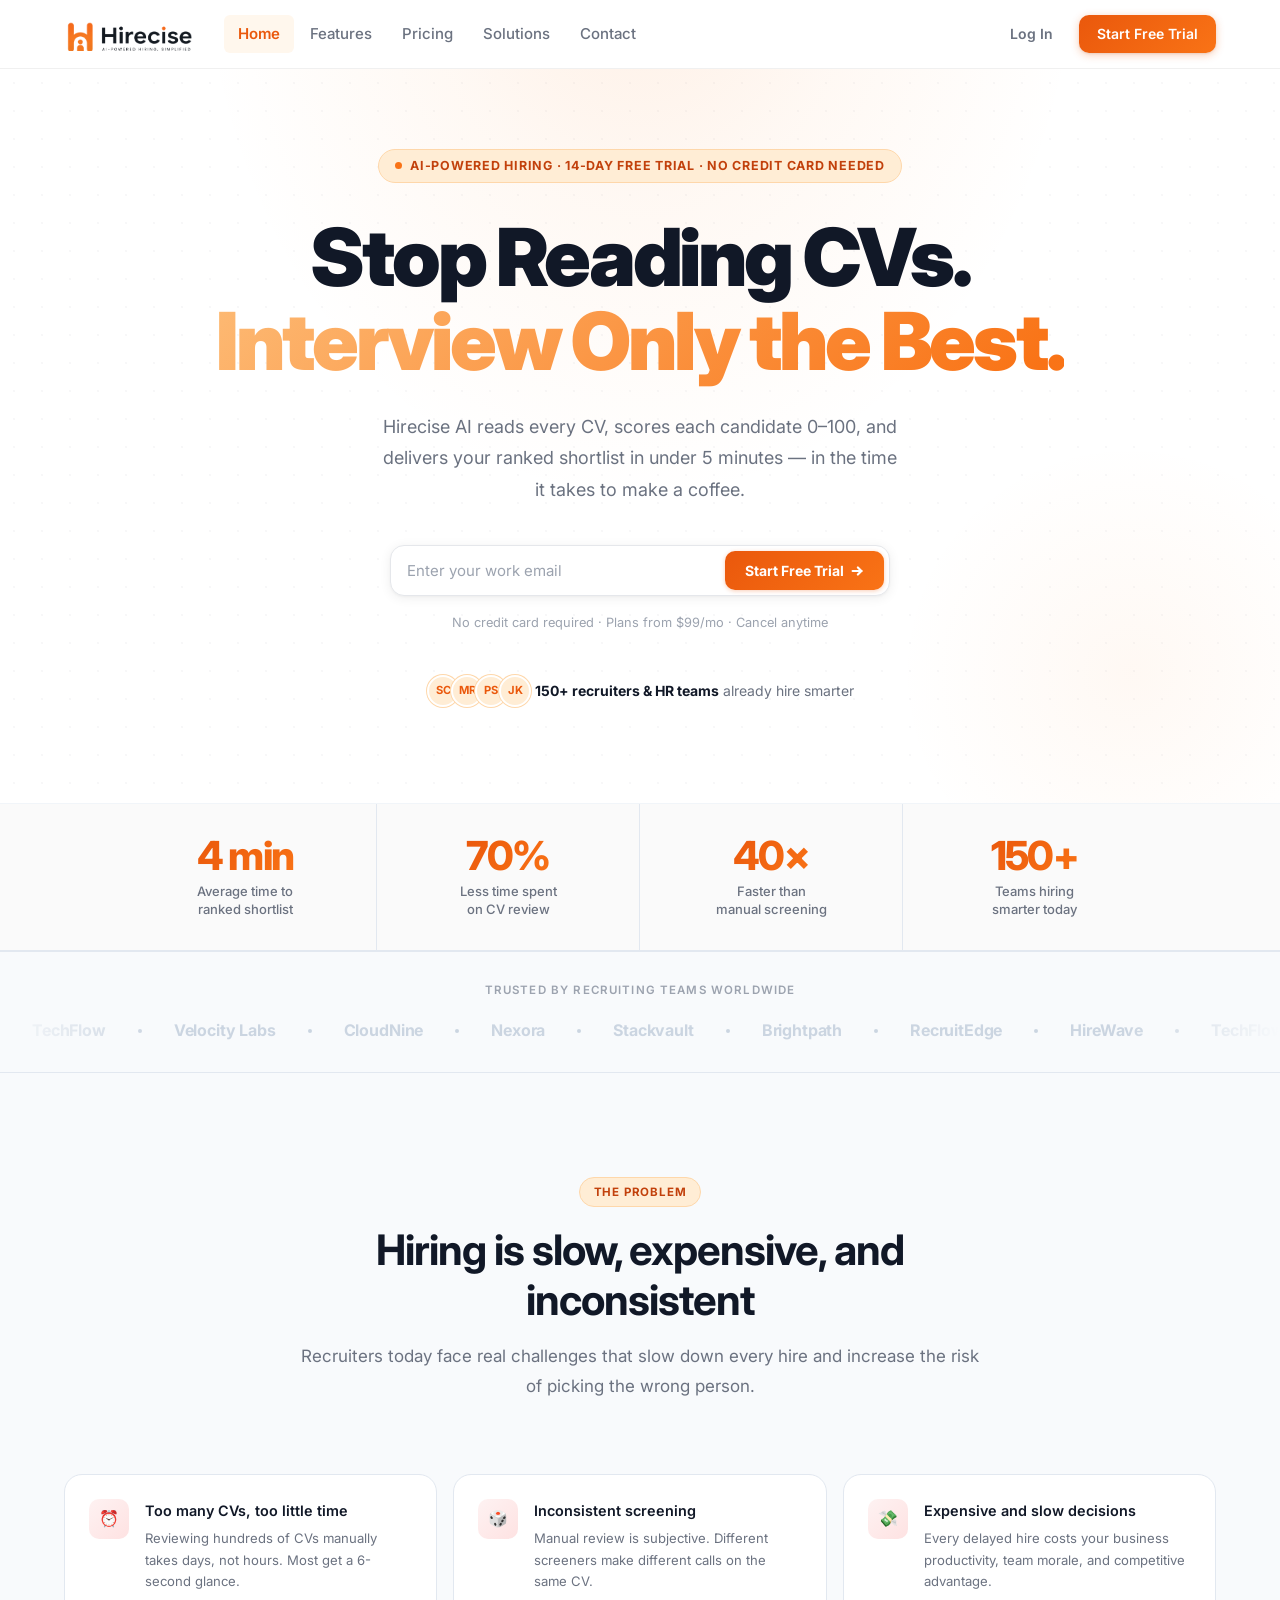
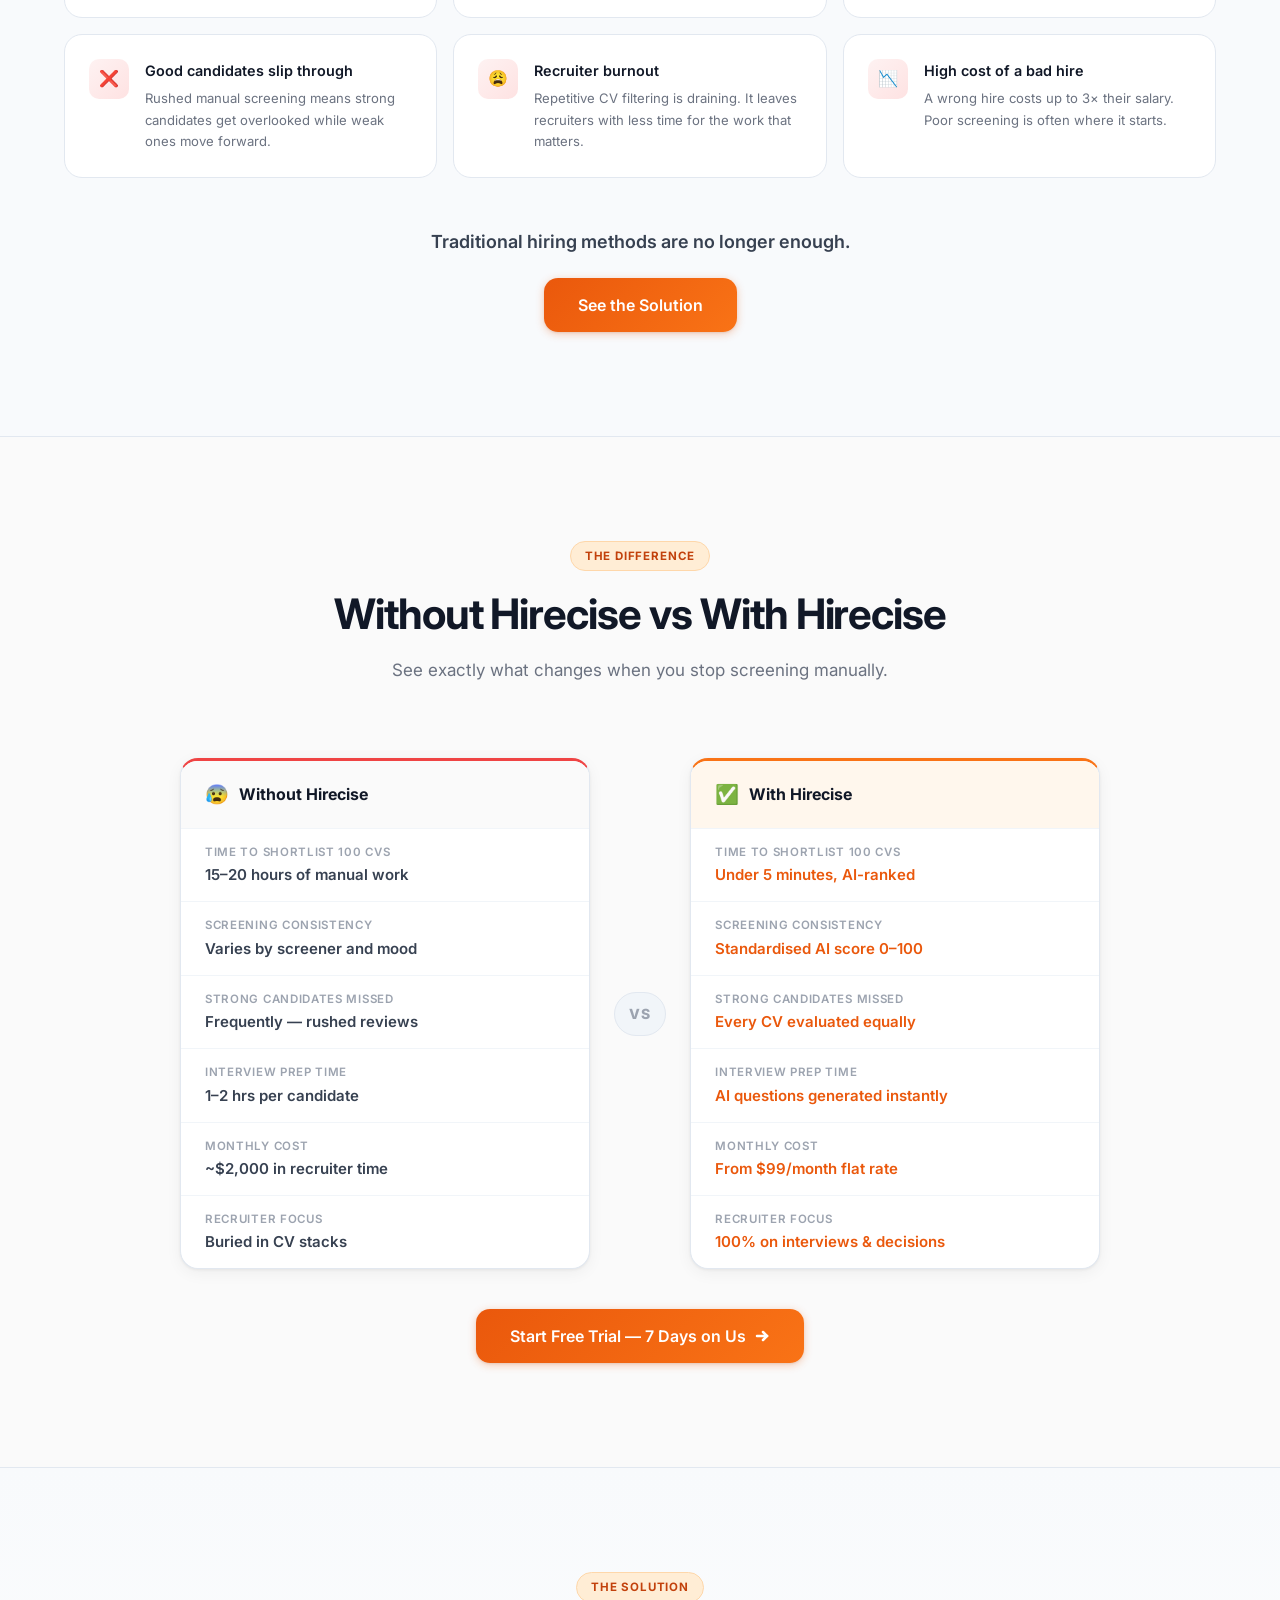
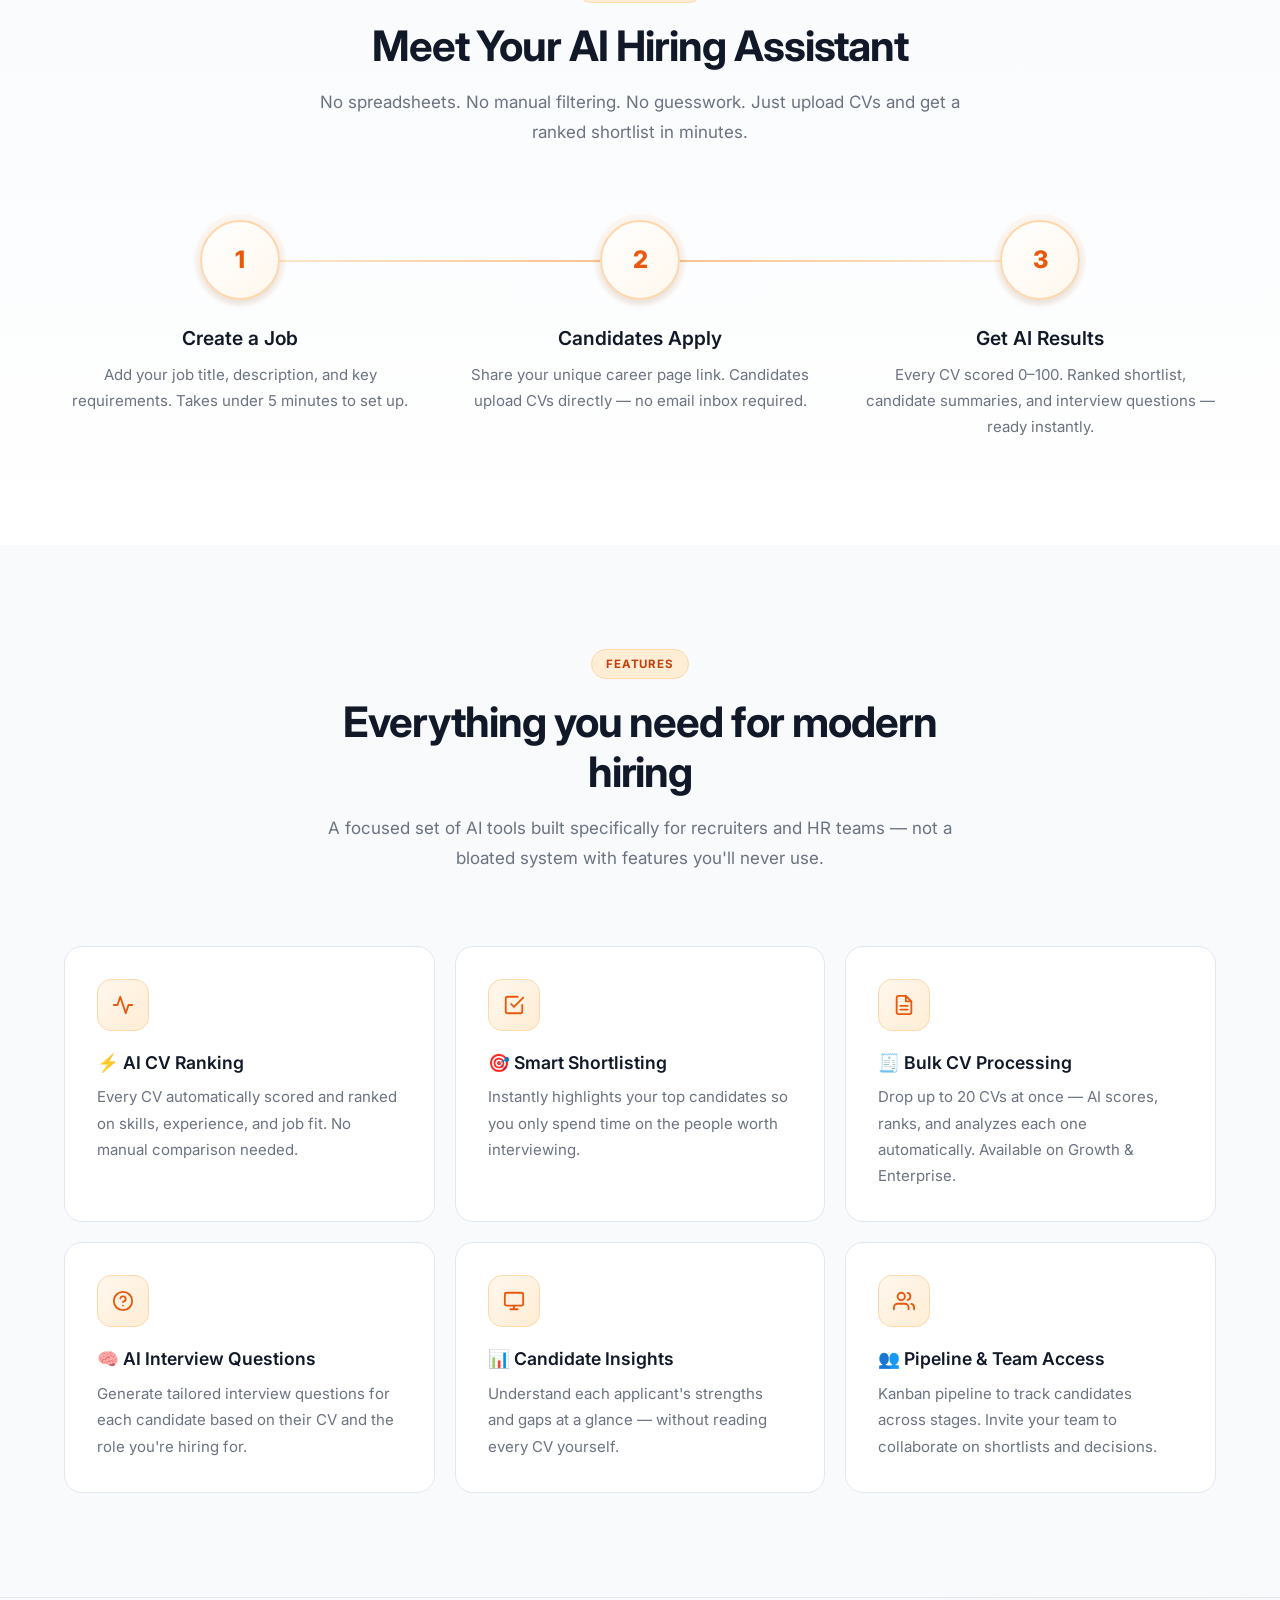
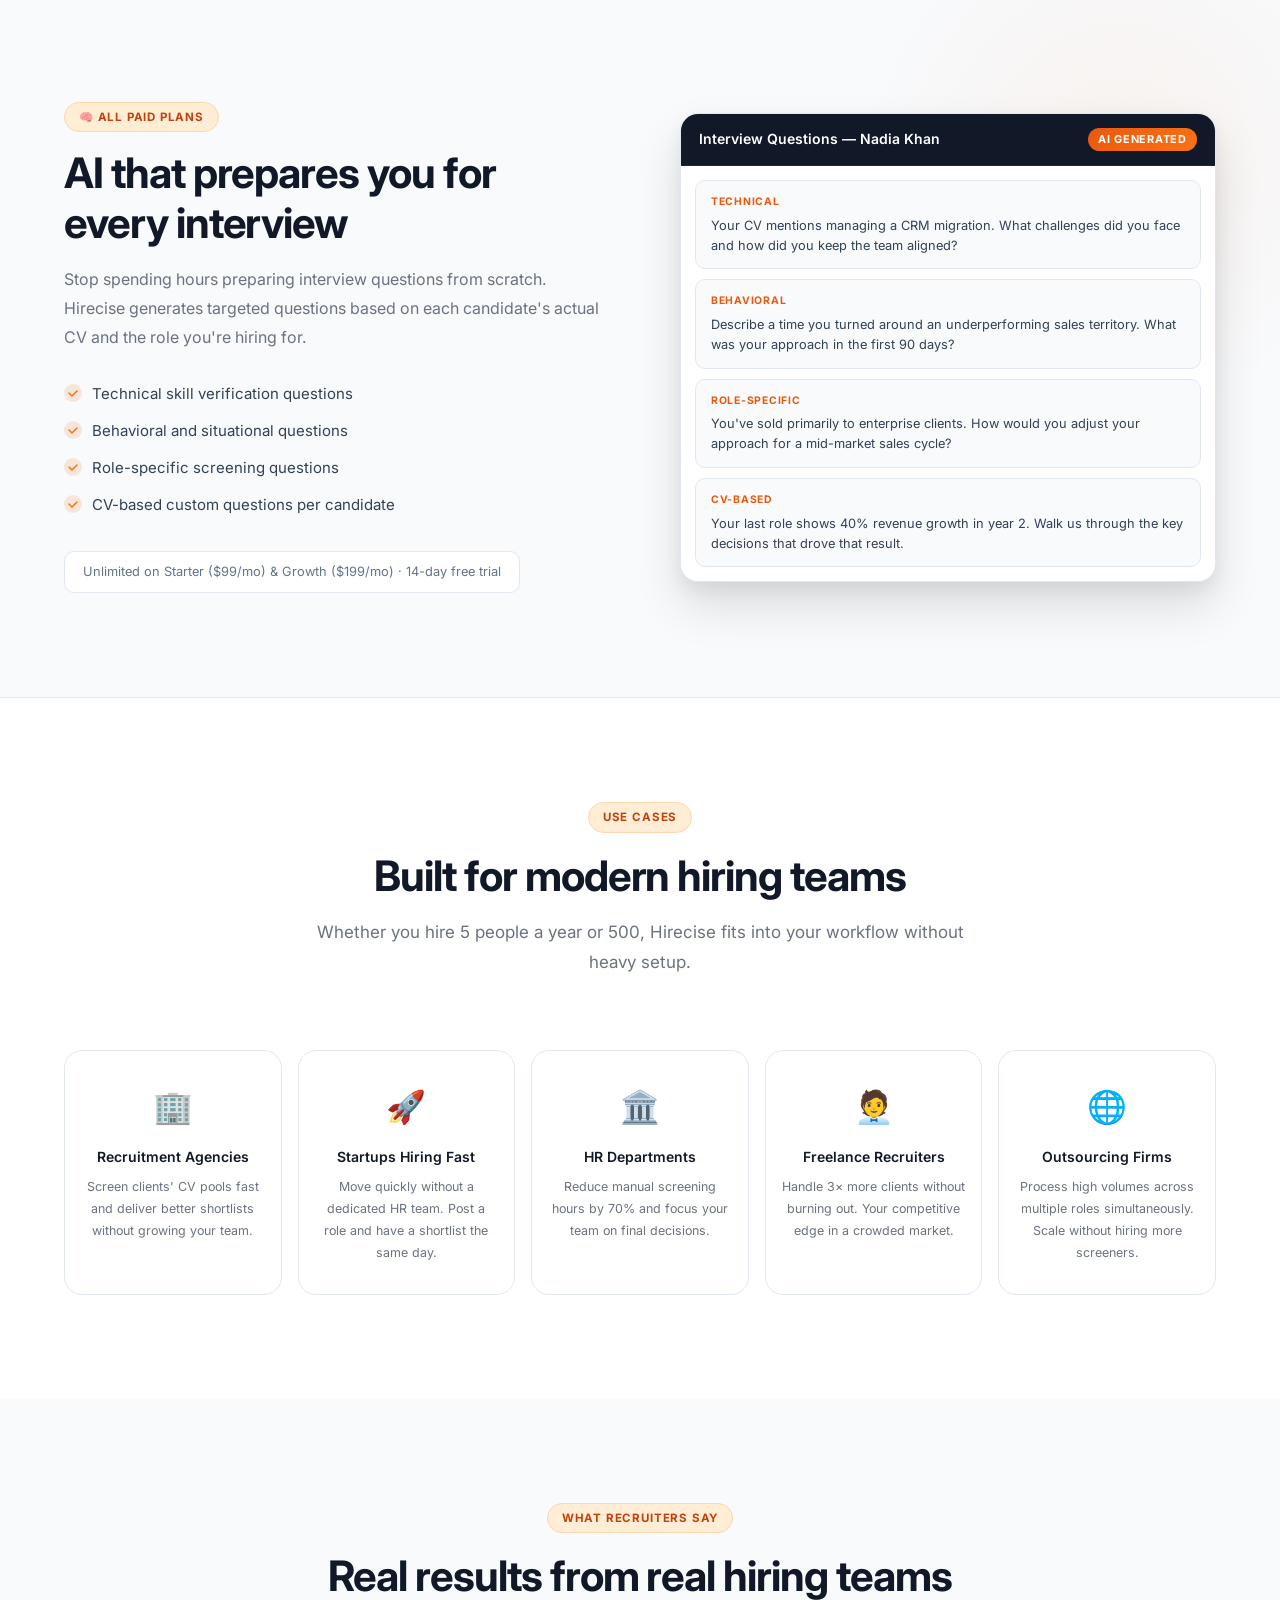
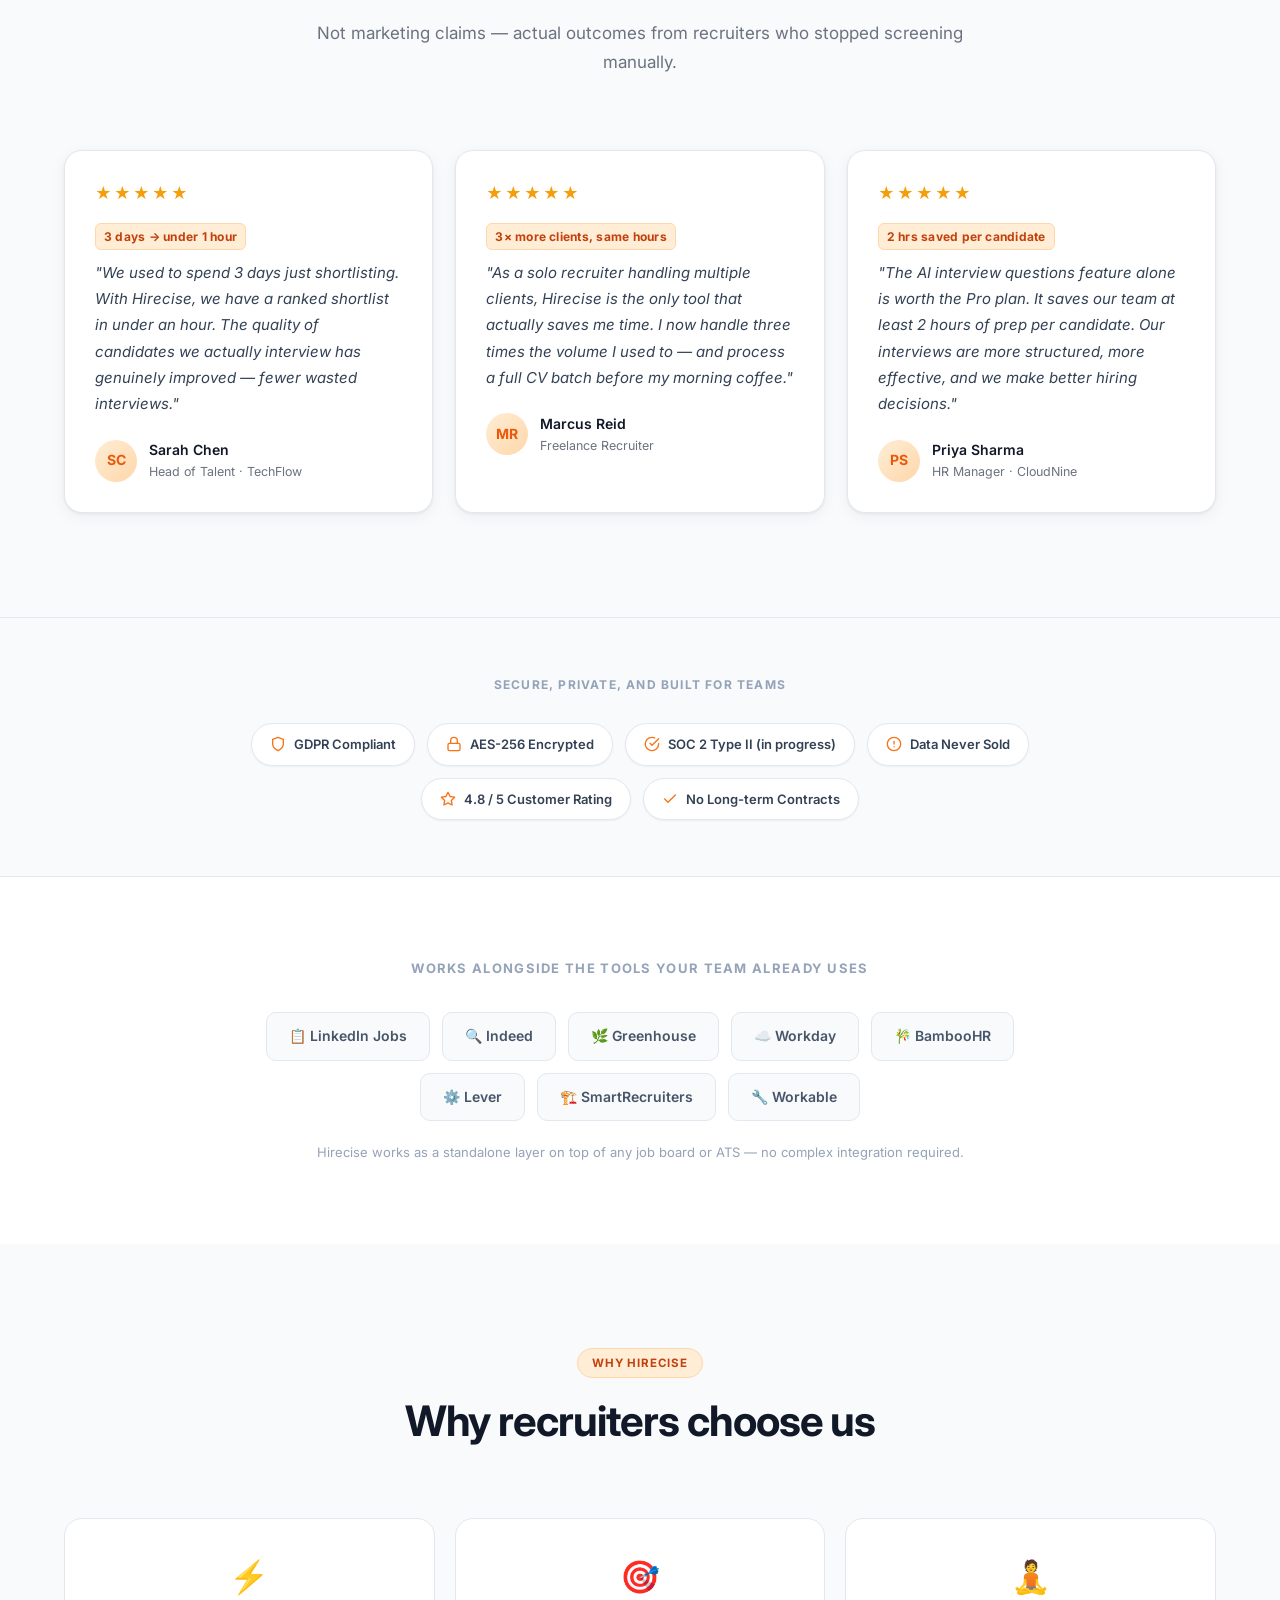
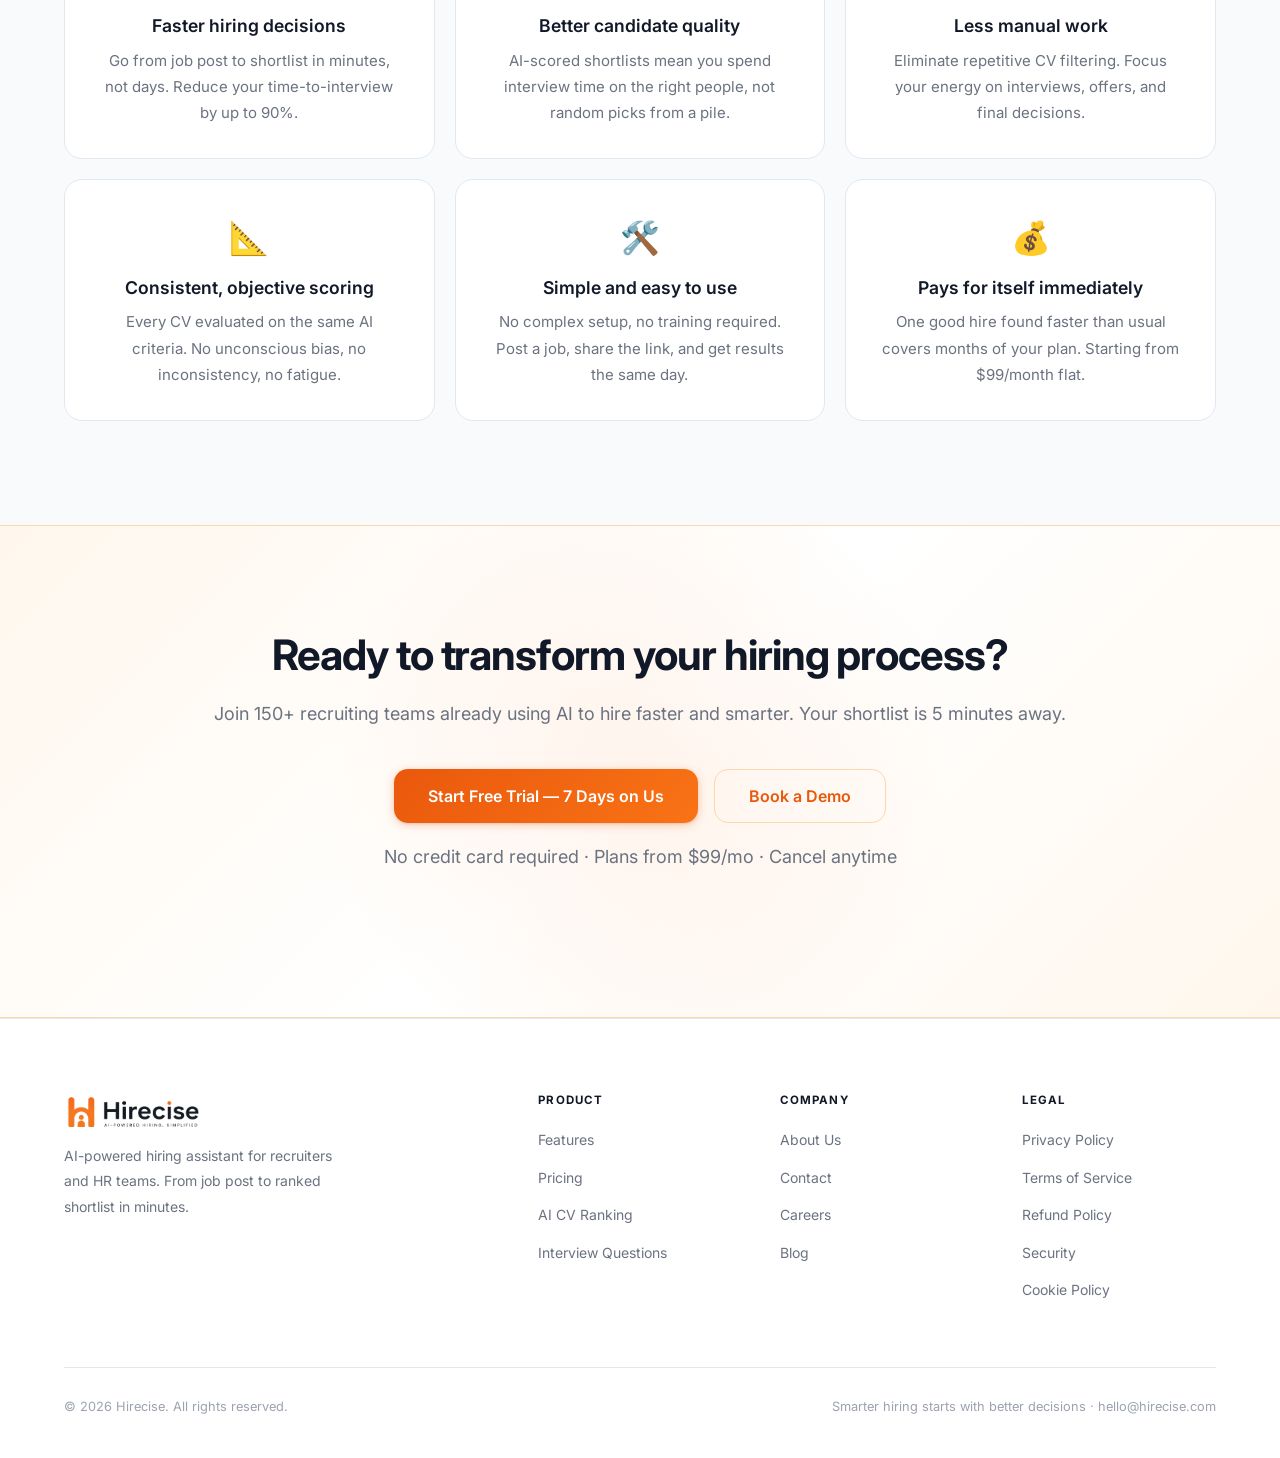
<file: index.html>
﻿<!DOCTYPE html>
<html lang="en">
<head>
  <meta charset="UTF-8">
  <meta name="viewport" content="width=device-width, initial-scale=1.0">
  <title>Hirecise — AI Hiring Assistant. From Job Post to Shortlist in Minutes.</title>
  <meta name="description" content="Hirecise AI instantly ranks, scores, and shortlists your best candidates. Go from job post to interview-ready shortlist in under 5 minutes. 14-day free trial.">
  <meta name="keywords" content="AI hiring assistant, AI CV screening, resume ranking software, candidate shortlisting, AI recruitment tool">
  <link rel="canonical" href="https://hirecise.com/">
  <meta property="og:type"        content="website">
  <meta property="og:url"         content="https://hirecise.com/">
  <meta property="og:title"       content="Hirecise — Job Post to Ranked Shortlist in Under 5 Minutes">
  <meta property="og:description" content="AI-powered CV ranking and shortlisting for recruiters and HR teams. 14-day free trial — no credit card needed.">
  <meta property="og:site_name"   content="Hirecise">
  <meta name="twitter:card"        content="summary_large_image">
  <meta name="twitter:title"       content="Hirecise — AI Hiring Assistant">
  <meta name="twitter:description" content="Stop wasting hours on CVs. AI ranks and shortlists candidates in minutes.">
  <script type="application/ld+json">
  {
    "@context":"https://schema.org",
    "@type":"SoftwareApplication",
    "name":"Hirecise",
    "url":"https://hirecise.com",
    "description":"AI-powered hiring assistant that screens, ranks, and shortlists candidates in minutes.",
    "applicationCategory":"BusinessApplication",
    "operatingSystem":"Web",
    "offers":[
      {"@type":"Offer","price":"99","priceCurrency":"USD","name":"Starter"},
      {"@type":"Offer","price":"199","priceCurrency":"USD","name":"Growth"}
    ]
  }
  </script>
  <link rel="preconnect" href="https://fonts.googleapis.com">
  <link rel="preconnect" href="https://fonts.gstatic.com" crossorigin>
  <link href="https://fonts.googleapis.com/css2?family=Inter:wght@400;500;600;700;800;900&display=swap" rel="stylesheet">
  <link rel="stylesheet" href="css/styles.css">
  <style>
    /* Stats bar responsive */
    @media (max-width: 700px) {
      .stats-bar-inner { grid-template-columns: repeat(2, 1fr); }
      .stat-item { border-right: 1px solid var(--slate-200); border-bottom: 1px solid var(--slate-200); }
      .stat-item:nth-child(2n) { border-right: none; }
      .stat-item:nth-last-child(-n+2) { border-bottom: none; }
      .stat-value { font-size: 2rem; }
    }
  </style>
  <link rel="icon" type="image/png" href="assets/favicon.png">
  <link rel="apple-touch-icon" href="assets/favicon.png">
</head>
<body>

<!-- ═══ NAVIGATION ═══════════════════════════════════ -->
<header>
  <nav class="nav" role="navigation" aria-label="Main navigation">
    <div class="container">
      <div class="nav-inner">
        <a href="index.html" class="nav-logo" aria-label="Hirecise home">
          <img src="assets/logo.png" alt="Hirecise" class="logo-img">
        </a>
        <div class="nav-links" aria-label="Site links">
          <a href="index.html" class="active">Home</a>
          <a href="features.html">Features</a>
          <a href="pricing.html">Pricing</a>
          <a href="solutions.html">Solutions</a>
          <a href="contact.html">Contact</a>
        </div>
        <div class="nav-actions">
          <a href="https://app.hirecise.com/login" class="btn btn-ghost btn-sm">Log In</a>
          <a href="https://app.hirecise.com/register" class="btn btn-primary btn-sm">Start Free Trial</a>
        </div>
        <button class="nav-toggle" aria-label="Toggle navigation" aria-expanded="false">
          <svg class="icon-open" width="22" height="22" viewBox="0 0 24 24" fill="none" stroke="currentColor" stroke-width="2" stroke-linecap="round"><line x1="3" y1="6" x2="21" y2="6"/><line x1="3" y1="12" x2="21" y2="12"/><line x1="3" y1="18" x2="21" y2="18"/></svg>
          <svg class="icon-close" width="22" height="22" viewBox="0 0 24 24" fill="none" stroke="currentColor" stroke-width="2" stroke-linecap="round"><line x1="18" y1="6" x2="6" y2="18"/><line x1="6" y1="6" x2="18" y2="18"/></svg>
        </button>
      </div>
      <div class="nav-mobile">
        <a href="index.html" class="active">Home</a>
        <a href="features.html">Features</a>
        <a href="pricing.html">Pricing</a>
        <a href="solutions.html">Solutions</a>
        <a href="contact.html">Contact</a>
        <div class="nav-mobile-actions">
          <a href="https://app.hirecise.com/login" class="btn btn-outline">Log In</a>
          <a href="https://app.hirecise.com/register" class="btn btn-primary">Start Free Trial</a>
        </div>
      </div>
    </div>
  </nav>
</header>

<!-- ═══ HERO ══════════════════════════════════════════ -->
<section class="hero" aria-labelledby="hero-heading">
  <div class="hero-noise" aria-hidden="true"></div>
  <div class="hero-orb" aria-hidden="true"></div>
  <div class="container">
    <div class="hero-inner">

      <div class="hero-label">
        <span class="hero-pulse" aria-hidden="true"></span>
        AI-Powered Hiring · 14-day free trial · No credit card needed
      </div>

      <h1 id="hero-heading" class="hero-title">
        Stop Reading CVs.<br class="desktop-br">
        <span class="o">Interview Only the Best.</span>
      </h1>

      <p class="hero-desc">
        Hirecise AI reads every CV, scores each candidate 0–100, and delivers your ranked shortlist in under 5 minutes — in the time it takes to make a coffee.
      </p>

      <form class="hero-form" action="https://app.hirecise.com/register" method="get" aria-label="Start your free trial">
        <input
          type="email"
          class="hero-email"
          name="email"
          placeholder="Enter your work email"
          autocomplete="email"
          aria-label="Work email address"
        >
        <button type="submit" class="hero-submit">
          Start Free Trial
          <svg width="14" height="14" viewBox="0 0 16 16" fill="none" stroke="currentColor" stroke-width="2.5" stroke-linecap="round"><line x1="3" y1="8" x2="13" y2="8"/><polyline points="9 4 13 8 9 12"/></svg>
        </button>
      </form>

      <p class="hero-note">No credit card required · Plans from $99/mo · Cancel anytime</p>

      <div class="hero-proof" aria-label="Social proof">
        <div class="hero-avatars" aria-hidden="true">
          <span>SC</span><span>MR</span><span>PS</span><span>JK</span>
        </div>
        <p><strong>150+ recruiters &amp; HR teams</strong> already hire smarter</p>
      </div>

    </div>
  </div>
</section>

<!-- ═══ STATS BAR ══════════════════════════════════════ -->
<div class="stats-bar" aria-label="Key stats">
  <div class="stats-bar-inner">
    <div class="stat-item">
      <div class="stat-value" data-count="4" data-suffix=" min">4 min</div>
      <div class="stat-label">Average time to<br>ranked shortlist</div>
    </div>
    <div class="stat-item">
      <div class="stat-value" data-count="70" data-suffix="%">70%</div>
      <div class="stat-label">Less time spent<br>on CV review</div>
    </div>
    <div class="stat-item">
      <div class="stat-value" data-count="40" data-suffix="×">40×</div>
      <div class="stat-label">Faster than<br>manual screening</div>
    </div>
    <div class="stat-item">
      <div class="stat-value" data-count="150" data-suffix="+">150+</div>
      <div class="stat-label">Teams hiring<br>smarter today</div>
    </div>
  </div>
</div>

<!-- ═══ TRUST BAR — MARQUEE ════════════════════════════ -->
<div class="trust-bar" aria-label="Trusted by companies">
  <p class="trust-bar-label">Trusted by recruiting teams worldwide</p>
  <div class="trust-bar-track">
    <div class="trust-bar-marquee" aria-hidden="true">
      <span>TechFlow</span><span class="trust-dot"></span>
      <span>Velocity Labs</span><span class="trust-dot"></span>
      <span>CloudNine</span><span class="trust-dot"></span>
      <span>Nexora</span><span class="trust-dot"></span>
      <span>Stackvault</span><span class="trust-dot"></span>
      <span>Brightpath</span><span class="trust-dot"></span>
      <span>RecruitEdge</span><span class="trust-dot"></span>
      <span>HireWave</span><span class="trust-dot"></span>
      <span>TechFlow</span><span class="trust-dot"></span>
      <span>Velocity Labs</span><span class="trust-dot"></span>
      <span>CloudNine</span><span class="trust-dot"></span>
      <span>Nexora</span><span class="trust-dot"></span>
      <span>Stackvault</span><span class="trust-dot"></span>
      <span>Brightpath</span><span class="trust-dot"></span>
      <span>RecruitEdge</span><span class="trust-dot"></span>
      <span>HireWave</span><span class="trust-dot"></span>
    </div>
  </div>
</div>

<!-- ═══ PROBLEM SECTION ════════════════════════════════ -->
<section class="section" style="background:var(--slate-50);" aria-labelledby="problem-heading">
  <div class="container">
    <div class="section-header">
      <span class="badge badge-brand">The Problem</span>
      <h2 id="problem-heading">Hiring is slow, expensive, and inconsistent</h2>
      <p>Recruiters today face real challenges that slow down every hire and increase the risk of picking the wrong person.</p>
    </div>
    <div class="problem-grid fade-up" role="list">
      <div class="problem-card">
        <div class="problem-icon">⏰</div>
        <div>
          <h4>Too many CVs, too little time</h4>
          <p>Reviewing hundreds of CVs manually takes days, not hours. Most get a 6-second glance.</p>
        </div>
      </div>
      <div class="problem-card">
        <div class="problem-icon">🎲</div>
        <div>
          <h4>Inconsistent screening</h4>
          <p>Manual review is subjective. Different screeners make different calls on the same CV.</p>
        </div>
      </div>
      <div class="problem-card">
        <div class="problem-icon">💸</div>
        <div>
          <h4>Expensive and slow decisions</h4>
          <p>Every delayed hire costs your business productivity, team morale, and competitive advantage.</p>
        </div>
      </div>
      <div class="problem-card">
        <div class="problem-icon">❌</div>
        <div>
          <h4>Good candidates slip through</h4>
          <p>Rushed manual screening means strong candidates get overlooked while weak ones move forward.</p>
        </div>
      </div>
      <div class="problem-card">
        <div class="problem-icon">😩</div>
        <div>
          <h4>Recruiter burnout</h4>
          <p>Repetitive CV filtering is draining. It leaves recruiters with less time for the work that matters.</p>
        </div>
      </div>
      <div class="problem-card">
        <div class="problem-icon">📉</div>
        <div>
          <h4>High cost of a bad hire</h4>
          <p>A wrong hire costs up to 3× their salary. Poor screening is often where it starts.</p>
        </div>
      </div>
    </div>
    <div style="text-align:center;margin-top:48px;">
      <p style="font-size:1.125rem;font-weight:600;color:#374151;margin-bottom:20px;">Traditional hiring methods are no longer enough.</p>
      <a href="#solution" class="btn btn-primary btn-lg">See the Solution</a>
    </div>
  </div>
</section>

<!-- ═══ BEFORE / AFTER — PREMIUM WHITE CARDS ═══════════ -->
<section class="compare-section" aria-labelledby="ba-heading">
  <div class="container">
    <div class="section-header">
      <span class="badge badge-brand">The Difference</span>
      <h2 id="ba-heading">Without Hirecise vs With Hirecise</h2>
      <p>See exactly what changes when you stop screening manually.</p>
    </div>
    <div class="compare-grid">

      <div class="compare-card bad">
        <div class="compare-card-header">
          <span style="font-size:1.2rem;">😰</span> Without Hirecise
        </div>
        <div class="compare-row">
          <div class="compare-row-label">Time to shortlist 100 CVs</div>
          <div class="compare-row-val">15–20 hours of manual work</div>
        </div>
        <div class="compare-row">
          <div class="compare-row-label">Screening consistency</div>
          <div class="compare-row-val">Varies by screener and mood</div>
        </div>
        <div class="compare-row">
          <div class="compare-row-label">Strong candidates missed</div>
          <div class="compare-row-val">Frequently — rushed reviews</div>
        </div>
        <div class="compare-row">
          <div class="compare-row-label">Interview prep time</div>
          <div class="compare-row-val">1–2 hrs per candidate</div>
        </div>
        <div class="compare-row">
          <div class="compare-row-label">Monthly cost</div>
          <div class="compare-row-val">~$2,000 in recruiter time</div>
        </div>
        <div class="compare-row">
          <div class="compare-row-label">Recruiter focus</div>
          <div class="compare-row-val">Buried in CV stacks</div>
        </div>
      </div>

      <div class="compare-vs" aria-hidden="true">VS</div>

      <div class="compare-card good">
        <div class="compare-card-header">
          <span style="font-size:1.2rem;">✅</span> With Hirecise
        </div>
        <div class="compare-row">
          <div class="compare-row-label">Time to shortlist 100 CVs</div>
          <div class="compare-row-val">Under 5 minutes, AI-ranked</div>
        </div>
        <div class="compare-row">
          <div class="compare-row-label">Screening consistency</div>
          <div class="compare-row-val">Standardised AI score 0–100</div>
        </div>
        <div class="compare-row">
          <div class="compare-row-label">Strong candidates missed</div>
          <div class="compare-row-val">Every CV evaluated equally</div>
        </div>
        <div class="compare-row">
          <div class="compare-row-label">Interview prep time</div>
          <div class="compare-row-val">AI questions generated instantly</div>
        </div>
        <div class="compare-row">
          <div class="compare-row-label">Monthly cost</div>
          <div class="compare-row-val">From $99/month flat rate</div>
        </div>
        <div class="compare-row">
          <div class="compare-row-label">Recruiter focus</div>
          <div class="compare-row-val">100% on interviews &amp; decisions</div>
        </div>
      </div>

    </div>
    <div style="text-align:center;margin-top:40px;">
      <a href="https://app.hirecise.com/register" class="btn btn-primary btn-lg">
        Start Free Trial — 7 Days on Us
        <svg width="16" height="16" viewBox="0 0 16 16" fill="none" stroke="currentColor" stroke-width="2.5" stroke-linecap="round"><line x1="3" y1="8" x2="13" y2="8"/><polyline points="9 4 13 8 9 12"/></svg>
      </a>
    </div>
  </div>
</section>

<!-- ═══ SOLUTION / HOW IT WORKS ════════════════════════ -->
<section class="section how" id="solution" aria-labelledby="solution-heading">
  <div class="container">
    <div class="section-header">
      <span class="badge badge-brand">The Solution</span>
      <h2 id="solution-heading">Meet Your AI Hiring Assistant</h2>
      <p>No spreadsheets. No manual filtering. No guesswork. Just upload CVs and get a ranked shortlist in minutes.</p>
    </div>
    <div class="steps-grid fade-up" role="list">
      <div class="step">
        <div class="step-num" aria-hidden="true">1</div>
        <h3>Create a Job</h3>
        <p>Add your job title, description, and key requirements. Takes under 5 minutes to set up.</p>
      </div>
      <div class="step">
        <div class="step-num" aria-hidden="true">2</div>
        <h3>Candidates Apply</h3>
        <p>Share your unique career page link. Candidates upload CVs directly — no email inbox required.</p>
      </div>
      <div class="step">
        <div class="step-num" aria-hidden="true">3</div>
        <h3>Get AI Results</h3>
        <p>Every CV scored 0–100. Ranked shortlist, candidate summaries, and interview questions — ready instantly.</p>
      </div>
    </div>
  </div>
</section>

<!-- ═══ FEATURES ═══════════════════════════════════════ -->
<section class="section" style="background:var(--slate-50);" aria-labelledby="features-heading">
  <div class="container">
    <div class="section-header">
      <span class="badge badge-brand">Features</span>
      <h2 id="features-heading">Everything you need for modern hiring</h2>
      <p>A focused set of AI tools built specifically for recruiters and HR teams — not a bloated system with features you'll never use.</p>
    </div>
    <div class="highlights-grid fade-up">
      <article class="highlight-card">
        <div class="highlight-icon" aria-hidden="true">
          <svg width="22" height="22" viewBox="0 0 24 24" fill="none" stroke="currentColor" stroke-width="2" stroke-linecap="round" stroke-linejoin="round"><polyline points="22 12 18 12 15 21 9 3 6 12 2 12"/></svg>
        </div>
        <h3>⚡ AI CV Ranking</h3>
        <p>Every CV automatically scored and ranked on skills, experience, and job fit. No manual comparison needed.</p>
      </article>
      <article class="highlight-card">
        <div class="highlight-icon" aria-hidden="true">
          <svg width="22" height="22" viewBox="0 0 24 24" fill="none" stroke="currentColor" stroke-width="2" stroke-linecap="round" stroke-linejoin="round"><path d="M9 11l3 3L22 4"/><path d="M21 12v7a2 2 0 01-2 2H5a2 2 0 01-2-2V5a2 2 0 012-2h11"/></svg>
        </div>
        <h3>🎯 Smart Shortlisting</h3>
        <p>Instantly highlights your top candidates so you only spend time on the people worth interviewing.</p>
      </article>
      <article class="highlight-card">
        <div class="highlight-icon" aria-hidden="true">
          <svg width="22" height="22" viewBox="0 0 24 24" fill="none" stroke="currentColor" stroke-width="2" stroke-linecap="round" stroke-linejoin="round"><path d="M14 2H6a2 2 0 00-2 2v16a2 2 0 002 2h12a2 2 0 002-2V8z"/><polyline points="14 2 14 8 20 8"/><line x1="16" y1="13" x2="8" y2="13"/><line x1="16" y1="17" x2="8" y2="17"/></svg>
        </div>
        <h3>🧾 Bulk CV Processing</h3>
        <p>Drop up to 20 CVs at once — AI scores, ranks, and analyzes each one automatically. Available on Growth &amp; Enterprise.</p>
      </article>
      <article class="highlight-card">
        <div class="highlight-icon" aria-hidden="true">
          <svg width="22" height="22" viewBox="0 0 24 24" fill="none" stroke="currentColor" stroke-width="2" stroke-linecap="round" stroke-linejoin="round"><circle cx="12" cy="12" r="10"/><path d="M9.09 9a3 3 0 015.83 1c0 2-3 3-3 3"/><line x1="12" y1="17" x2="12.01" y2="17"/></svg>
        </div>
        <h3>🧠 AI Interview Questions</h3>
        <p>Generate tailored interview questions for each candidate based on their CV and the role you're hiring for.</p>
      </article>
      <article class="highlight-card">
        <div class="highlight-icon" aria-hidden="true">
          <svg width="22" height="22" viewBox="0 0 24 24" fill="none" stroke="currentColor" stroke-width="2" stroke-linecap="round" stroke-linejoin="round"><rect x="2" y="3" width="20" height="14" rx="2"/><line x1="8" y1="21" x2="16" y2="21"/><line x1="12" y1="17" x2="12" y2="21"/></svg>
        </div>
        <h3>📊 Candidate Insights</h3>
        <p>Understand each applicant's strengths and gaps at a glance — without reading every CV yourself.</p>
      </article>
      <article class="highlight-card">
        <div class="highlight-icon" aria-hidden="true">
          <svg width="22" height="22" viewBox="0 0 24 24" fill="none" stroke="currentColor" stroke-width="2" stroke-linecap="round" stroke-linejoin="round"><path d="M17 21v-2a4 4 0 00-4-4H5a4 4 0 00-4 4v2"/><circle cx="9" cy="7" r="4"/><path d="M23 21v-2a4 4 0 00-3-3.87"/><path d="M16 3.13a4 4 0 010 7.75"/></svg>
        </div>
        <h3>👥 Pipeline &amp; Team Access</h3>
        <p>Kanban pipeline to track candidates across stages. Invite your team to collaborate on shortlists and decisions.</p>
      </article>
    </div>
  </div>
</section>

<!-- ═══ AI INTERVIEW SECTION ══════════════════════════ -->
<section class="interview-section" aria-labelledby="interview-heading">
  <div class="container">
    <div class="interview-inner">
      <div class="interview-text">
        <span class="badge badge-brand" style="margin-bottom:16px;">
          🧠 All Paid Plans
        </span>
        <h2 id="interview-heading">AI that prepares you for every interview</h2>
        <p>Stop spending hours preparing interview questions from scratch. Hirecise generates targeted questions based on each candidate's actual CV and the role you're hiring for.</p>
        <ul class="interview-list">
          <li>
            <svg width="18" height="18" viewBox="0 0 18 18" fill="none"><circle cx="9" cy="9" r="9" fill="rgba(249,115,22,0.15)"/><path d="M5 9l3 3 5-5" stroke="#F97316" stroke-width="1.5" stroke-linecap="round" stroke-linejoin="round"/></svg>
            Technical skill verification questions
          </li>
          <li>
            <svg width="18" height="18" viewBox="0 0 18 18" fill="none"><circle cx="9" cy="9" r="9" fill="rgba(249,115,22,0.15)"/><path d="M5 9l3 3 5-5" stroke="#F97316" stroke-width="1.5" stroke-linecap="round" stroke-linejoin="round"/></svg>
            Behavioral and situational questions
          </li>
          <li>
            <svg width="18" height="18" viewBox="0 0 18 18" fill="none"><circle cx="9" cy="9" r="9" fill="rgba(249,115,22,0.15)"/><path d="M5 9l3 3 5-5" stroke="#F97316" stroke-width="1.5" stroke-linecap="round" stroke-linejoin="round"/></svg>
            Role-specific screening questions
          </li>
          <li>
            <svg width="18" height="18" viewBox="0 0 18 18" fill="none"><circle cx="9" cy="9" r="9" fill="rgba(249,115,22,0.15)"/><path d="M5 9l3 3 5-5" stroke="#F97316" stroke-width="1.5" stroke-linecap="round" stroke-linejoin="round"/></svg>
            CV-based custom questions per candidate
          </li>
        </ul>
        <span class="interview-note">Unlimited on Starter ($99/mo) &amp; Growth ($199/mo) · 14-day free trial</span>
      </div>

      <div class="interview-visual" aria-hidden="true">
        <div class="interview-card">
          <div class="ic-header">
            <h4>Interview Questions — Nadia Khan</h4>
            <span class="ic-tag">AI Generated</span>
          </div>
          <div class="ic-body">
            <div class="iq-item">
              <div class="iq-type">Technical</div>
              <div class="iq-text">Your CV mentions managing a CRM migration. What challenges did you face and how did you keep the team aligned?</div>
            </div>
            <div class="iq-item">
              <div class="iq-type">Behavioral</div>
              <div class="iq-text">Describe a time you turned around an underperforming sales territory. What was your approach in the first 90 days?</div>
            </div>
            <div class="iq-item">
              <div class="iq-type">Role-Specific</div>
              <div class="iq-text">You've sold primarily to enterprise clients. How would you adjust your approach for a mid-market sales cycle?</div>
            </div>
            <div class="iq-item">
              <div class="iq-type">CV-Based</div>
              <div class="iq-text">Your last role shows 40% revenue growth in year 2. Walk us through the key decisions that drove that result.</div>
            </div>
          </div>
        </div>
      </div>
    </div>
  </div>
</section>

<!-- ═══ USE CASES ══════════════════════════════════════ -->
<section class="section" aria-labelledby="usecases-heading">
  <div class="container">
    <div class="section-header">
      <span class="badge badge-brand">Use Cases</span>
      <h2 id="usecases-heading">Built for modern hiring teams</h2>
      <p>Whether you hire 5 people a year or 500, Hirecise fits into your workflow without heavy setup.</p>
    </div>
    <div class="use-cases-grid">
      <div class="use-case-card">
        <span class="use-case-emoji">🏢</span>
        <h4>Recruitment Agencies</h4>
        <p>Screen clients' CV pools fast and deliver better shortlists without growing your team.</p>
      </div>
      <div class="use-case-card">
        <span class="use-case-emoji">🚀</span>
        <h4>Startups Hiring Fast</h4>
        <p>Move quickly without a dedicated HR team. Post a role and have a shortlist the same day.</p>
      </div>
      <div class="use-case-card">
        <span class="use-case-emoji">🏛️</span>
        <h4>HR Departments</h4>
        <p>Reduce manual screening hours by 70% and focus your team on final decisions.</p>
      </div>
      <div class="use-case-card">
        <span class="use-case-emoji">🧑‍💼</span>
        <h4>Freelance Recruiters</h4>
        <p>Handle 3× more clients without burning out. Your competitive edge in a crowded market.</p>
      </div>
      <div class="use-case-card">
        <span class="use-case-emoji">🌐</span>
        <h4>Outsourcing Firms</h4>
        <p>Process high volumes across multiple roles simultaneously. Scale without hiring more screeners.</p>
      </div>
    </div>
  </div>
</section>

<!-- ═══ TESTIMONIALS ══════════════════════════════════ -->
<section class="section testimonials" aria-labelledby="testimonials-heading">
  <div class="container">
    <div class="section-header">
      <span class="badge badge-brand">What Recruiters Say</span>
      <h2 id="testimonials-heading">Real results from real hiring teams</h2>
      <p>Not marketing claims — actual outcomes from recruiters who stopped screening manually.</p>
    </div>
    <div class="testimonials-grid fade-up" role="list">
      <article class="testi-card">
        <div class="testi-stars" aria-label="5 stars">★★★★★</div>
        <div class="testi-stat">3 days → under 1 hour</div>
        <p class="testi-text">"We used to spend 3 days just shortlisting. With Hirecise, we have a ranked shortlist in under an hour. The quality of candidates we actually interview has genuinely improved — fewer wasted interviews."</p>
        <div class="testi-author">
          <div class="testi-avatar" aria-hidden="true">SC</div>
          <div>
            <div class="testi-name">Sarah Chen</div>
            <div class="testi-title">Head of Talent · TechFlow</div>
          </div>
        </div>
      </article>
      <article class="testi-card">
        <div class="testi-stars" aria-label="5 stars">★★★★★</div>
        <div class="testi-stat">3× more clients, same hours</div>
        <p class="testi-text">"As a solo recruiter handling multiple clients, Hirecise is the only tool that actually saves me time. I now handle three times the volume I used to — and process a full CV batch before my morning coffee."</p>
        <div class="testi-author">
          <div class="testi-avatar" aria-hidden="true">MR</div>
          <div>
            <div class="testi-name">Marcus Reid</div>
            <div class="testi-title">Freelance Recruiter</div>
          </div>
        </div>
      </article>
      <article class="testi-card">
        <div class="testi-stars" aria-label="5 stars">★★★★★</div>
        <div class="testi-stat">2 hrs saved per candidate</div>
        <p class="testi-text">"The AI interview questions feature alone is worth the Pro plan. It saves our team at least 2 hours of prep per candidate. Our interviews are more structured, more effective, and we make better hiring decisions."</p>
        <div class="testi-author">
          <div class="testi-avatar" aria-hidden="true">PS</div>
          <div>
            <div class="testi-name">Priya Sharma</div>
            <div class="testi-title">HR Manager · CloudNine</div>
          </div>
        </div>
      </article>
    </div>
  </div>
</section>

<!-- ═══ TRUST BADGES ════════════════════════════════════ -->
<div class="trust-badges" aria-label="Security and trust">
  <p class="trust-badges-label">Secure, private, and built for teams</p>
  <div class="trust-badges-grid">
    <div class="trust-badge">
      <svg width="16" height="16" viewBox="0 0 24 24" fill="none" stroke="#F97316" stroke-width="2" stroke-linecap="round" stroke-linejoin="round"><path d="M12 22s8-4 8-10V5l-8-3-8 3v7c0 6 8 10 8 10z"/></svg>
      GDPR Compliant
    </div>
    <div class="trust-badge">
      <svg width="16" height="16" viewBox="0 0 24 24" fill="none" stroke="#F97316" stroke-width="2" stroke-linecap="round" stroke-linejoin="round"><rect x="3" y="11" width="18" height="11" rx="2" ry="2"/><path d="M7 11V7a5 5 0 0110 0v4"/></svg>
      AES-256 Encrypted
    </div>
    <div class="trust-badge">
      <svg width="16" height="16" viewBox="0 0 24 24" fill="none" stroke="#F97316" stroke-width="2" stroke-linecap="round" stroke-linejoin="round"><path d="M22 11.08V12a10 10 0 11-5.93-9.14"/><polyline points="22 4 12 14.01 9 11.01"/></svg>
      SOC 2 Type II (in progress)
    </div>
    <div class="trust-badge">
      <svg width="16" height="16" viewBox="0 0 24 24" fill="none" stroke="#F97316" stroke-width="2" stroke-linecap="round" stroke-linejoin="round"><circle cx="12" cy="12" r="10"/><line x1="12" y1="8" x2="12" y2="12"/><line x1="12" y1="16" x2="12.01" y2="16"/></svg>
      Data Never Sold
    </div>
    <div class="trust-badge">
      <svg width="16" height="16" viewBox="0 0 24 24" fill="none" stroke="#F97316" stroke-width="2" stroke-linecap="round" stroke-linejoin="round"><polygon points="12 2 15.09 8.26 22 9.27 17 14.14 18.18 21.02 12 17.77 5.82 21.02 7 14.14 2 9.27 8.91 8.26 12 2"/></svg>
      4.8 / 5 Customer Rating
    </div>
    <div class="trust-badge">
      <svg width="16" height="16" viewBox="0 0 24 24" fill="none" stroke="#F97316" stroke-width="2" stroke-linecap="round" stroke-linejoin="round"><polyline points="20 6 9 17 4 12"/></svg>
      No Long-term Contracts
    </div>
  </div>
</div>

<!-- ═══ INTEGRATIONS ════════════════════════════════════ -->
<section class="integrations" aria-labelledby="integrations-heading">
  <div class="container">
    <p class="integrations-label" id="integrations-heading">Works alongside the tools your team already uses</p>
    <div class="integrations-grid">
      <div class="integration-chip">📋 LinkedIn Jobs</div>
      <div class="integration-chip">🔍 Indeed</div>
      <div class="integration-chip">🌿 Greenhouse</div>
      <div class="integration-chip">☁️ Workday</div>
      <div class="integration-chip">🎋 BambooHR</div>
      <div class="integration-chip">⚙️ Lever</div>
      <div class="integration-chip">🏗️ SmartRecruiters</div>
      <div class="integration-chip">🔧 Workable</div>
    </div>
    <p class="integrations-note">Hirecise works as a standalone layer on top of any job board or ATS — no complex integration required.</p>
  </div>
</section>

<!-- ═══ WHY US ══════════════════════════════════════════ -->
<section class="section" style="background:var(--slate-50);" aria-labelledby="why-heading">
  <div class="container">
    <div class="section-header">
      <span class="badge badge-brand">Why Hirecise</span>
      <h2 id="why-heading">Why recruiters choose us</h2>
    </div>
    <div class="highlights-grid fade-up">
      <div class="highlight-card" style="text-align:center;">
        <div style="font-size:2rem;margin-bottom:12px;">⚡</div>
        <h3>Faster hiring decisions</h3>
        <p>Go from job post to shortlist in minutes, not days. Reduce your time-to-interview by up to 90%.</p>
      </div>
      <div class="highlight-card" style="text-align:center;">
        <div style="font-size:2rem;margin-bottom:12px;">🎯</div>
        <h3>Better candidate quality</h3>
        <p>AI-scored shortlists mean you spend interview time on the right people, not random picks from a pile.</p>
      </div>
      <div class="highlight-card" style="text-align:center;">
        <div style="font-size:2rem;margin-bottom:12px;">🧘</div>
        <h3>Less manual work</h3>
        <p>Eliminate repetitive CV filtering. Focus your energy on interviews, offers, and final decisions.</p>
      </div>
      <div class="highlight-card" style="text-align:center;">
        <div style="font-size:2rem;margin-bottom:12px;">📐</div>
        <h3>Consistent, objective scoring</h3>
        <p>Every CV evaluated on the same AI criteria. No unconscious bias, no inconsistency, no fatigue.</p>
      </div>
      <div class="highlight-card" style="text-align:center;">
        <div style="font-size:2rem;margin-bottom:12px;">🛠️</div>
        <h3>Simple and easy to use</h3>
        <p>No complex setup, no training required. Post a job, share the link, and get results the same day.</p>
      </div>
      <div class="highlight-card" style="text-align:center;">
        <div style="font-size:2rem;margin-bottom:12px;">💰</div>
        <h3>Pays for itself immediately</h3>
        <p>One good hire found faster than usual covers months of your plan. Starting from $99/month flat.</p>
      </div>
    </div>
  </div>
</section>

<!-- ═══ CTA SECTION — LIGHT ORANGE PREMIUM ════════════ -->
<section class="cta-section" aria-labelledby="cta-heading">
  <div class="container">
    <h2 id="cta-heading">Ready to transform your hiring process?</h2>
    <p>Join 150+ recruiting teams already using AI to hire faster and smarter. Your shortlist is 5 minutes away.</p>
    <div class="cta-actions">
      <a href="https://app.hirecise.com/register" class="btn btn-primary btn-lg">
        Start Free Trial — 7 Days on Us
      </a>
      <a href="contact.html" class="btn btn-outline btn-lg">Book a Demo</a>
    </div>
    <p class="cta-note">No credit card required · Plans from $99/mo · Cancel anytime</p>
  </div>
</section>

<!-- ═══ FOOTER — WHITE PREMIUM ═══════════════════════ -->
<footer class="site-footer">
  <div class="container">
    <div class="footer-grid">
      <div class="footer-brand">
        <a href="index.html" class="nav-logo" aria-label="Hirecise home">
          <img src="assets/logo.png" alt="Hirecise" class="logo-img" style="height:36px;">
        </a>
        <p>AI-powered hiring assistant for recruiters and HR teams. From job post to ranked shortlist in minutes.</p>
      </div>
      <div class="footer-col">
        <h5>Product</h5>
        <ul>
          <li><a href="features.html">Features</a></li>
          <li><a href="pricing.html">Pricing</a></li>
          <li><a href="features.html#ai-scoring">AI CV Ranking</a></li>
          <li><a href="features.html#interview">Interview Questions</a></li>
        </ul>
      </div>
      <div class="footer-col">
        <h5>Company</h5>
        <ul>
          <li><a href="contact.html">About Us</a></li>
          <li><a href="contact.html">Contact</a></li>
          <li><a href="contact.html">Careers</a></li>
          <li><a href="contact.html">Blog</a></li>
        </ul>
      </div>
      <div class="footer-col">
        <h5>Legal</h5>
        <ul>
          <li><a href="privacy.html">Privacy Policy</a></li>
          <li><a href="terms.html">Terms of Service</a></li>
          <li><a href="refund.html">Refund Policy</a></li>
          <li><a href="security.html">Security</a></li>
          <li><a href="cookies.html">Cookie Policy</a></li>
        </ul>
      </div>
    </div>
    <div class="footer-bottom">
      <p>&copy; 2026 Hirecise. All rights reserved.</p>
      <p>Smarter hiring starts with better decisions &middot; <a href="mailto:hello@hirecise.com">hello@hirecise.com</a></p>
    </div>
  </div>
</footer>

<script src="js/main.js"></script>
<script>
  // Count-up animation for stats bar
  function animateCount(el) {
    const target = parseInt(el.dataset.count, 10);
    const suffix = el.dataset.suffix || '';
    const duration = 1800;
    const start = performance.now();
    const update = (now) => {
      const elapsed = now - start;
      const progress = Math.min(elapsed / duration, 1);
      const ease = 1 - Math.pow(1 - progress, 3);
      const current = Math.round(ease * target);
      el.textContent = current + suffix;
      if (progress < 1) requestAnimationFrame(update);
    };
    requestAnimationFrame(update);
  }

  const statsObserver = new IntersectionObserver((entries) => {
    entries.forEach(entry => {
      if (entry.isIntersecting) {
        entry.target.querySelectorAll('[data-count]').forEach(animateCount);
        statsObserver.unobserve(entry.target);
      }
    });
  }, { threshold: 0.4 });

  const statsBar = document.querySelector('.stats-bar');
  if (statsBar) statsObserver.observe(statsBar);
</script>
</body>
</html>
</file>
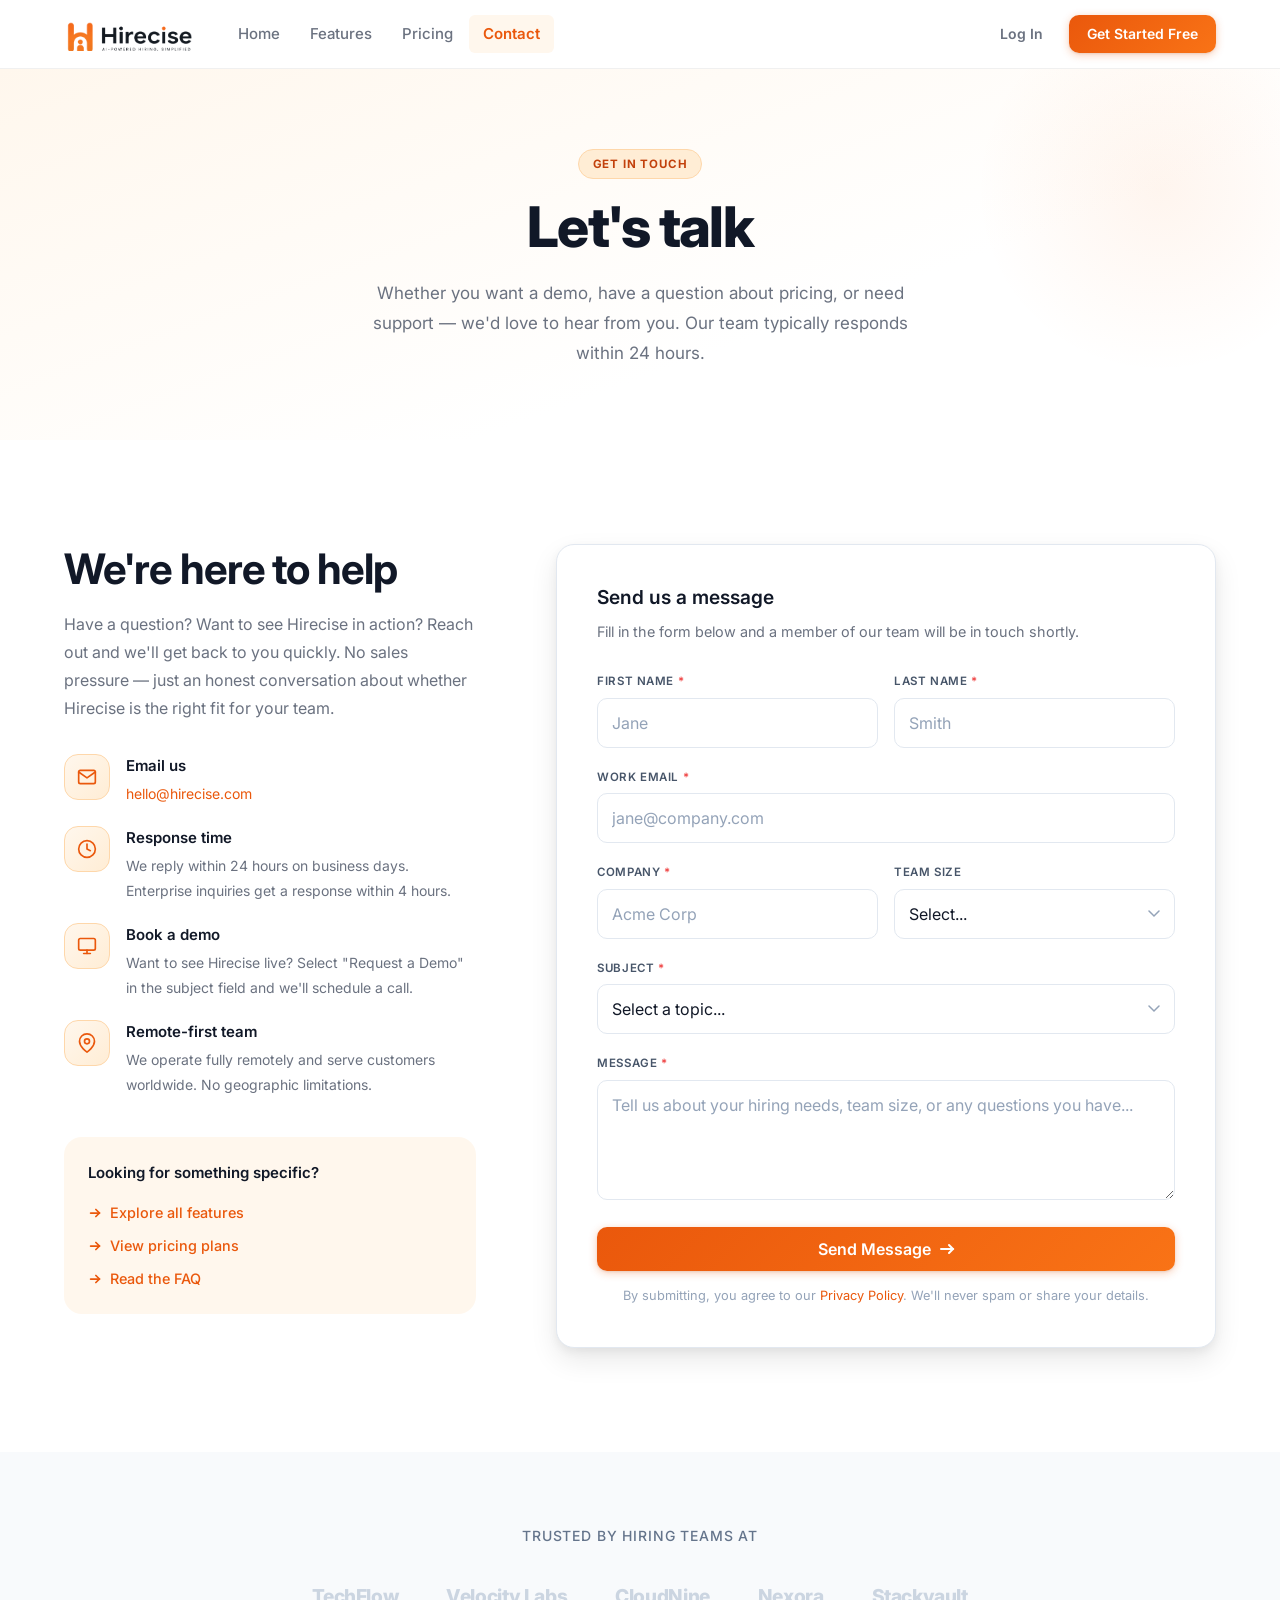
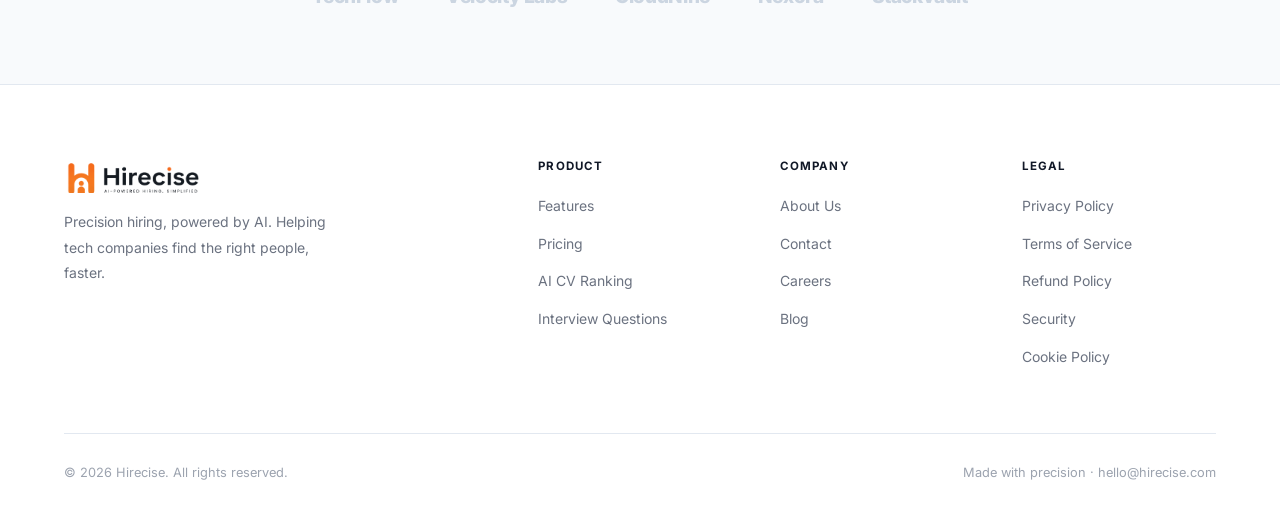
<file: contact.html>
﻿<!DOCTYPE html>
<html lang="en">
<head>
  <meta charset="UTF-8">
  <meta name="viewport" content="width=device-width, initial-scale=1.0">
  <title>Contact — Hirecise AI Recruitment Platform</title>
  <meta name="description" content="Get in touch with the Hirecise team. Request a demo, ask about pricing, or get support. We typically respond within 24 hours.">
  <meta name="keywords" content="Hirecise contact, AI recruitment demo, hiring software support">
  <link rel="canonical" href="https://hirecise.com/contact.html">
  <meta property="og:type"        content="website">
  <meta property="og:url"         content="https://hirecise.com/contact.html">
  <meta property="og:title"       content="Contact Hirecise — Let's Talk">
  <meta property="og:description" content="Reach out to the Hirecise team. Demo requests, sales, and support — all in one place.">
  <meta name="twitter:card"       content="summary_large_image">
  <script type="application/ld+json">
  {
    "@context":"https://schema.org",
    "@type":"ContactPage",
    "name":"Contact Hirecise",
    "url":"https://hirecise.com/contact.html",
    "description":"Contact the Hirecise team for demos, sales inquiries, and support.",
    "mainEntity":{
      "@type":"Organization",
      "name":"Hirecise",
      "email":"hello@hirecise.com",
      "url":"https://hirecise.com"
    }
  }
  </script>
  <link rel="preconnect" href="https://fonts.googleapis.com">
  <link rel="preconnect" href="https://fonts.gstatic.com" crossorigin>
  <link href="https://fonts.googleapis.com/css2?family=Inter:wght@400;500;600;700;800&display=swap" rel="stylesheet">
  <link rel="stylesheet" href="css/styles.css">
  <link rel="icon" type="image/png" href="assets/favicon.png">
  <link rel="apple-touch-icon" href="assets/favicon.png">
</head>
<body>

<!-- ═══ NAVIGATION ═══════════════════════════════════ -->
<header>
  <nav class="nav" role="navigation" aria-label="Main navigation">
    <div class="container">
      <div class="nav-inner">
        <a href="index.html" class="nav-logo" aria-label="Hirecise home">
          <img src="assets/logo.png" alt="Hirecise" class="logo-img">
        </a>
        <div class="nav-links">
          <a href="index.html">Home</a>
          <a href="features.html" class="">Features</a>
          <a href="pricing.html" class="">Pricing</a>
          <a href="contact.html" class="">Contact</a>
        </div>
        <div class="nav-actions">
          <a href="https://app.hirecise.com/login" class="btn btn-ghost btn-sm">Log In</a>
          <a href="https://app.hirecise.com/register" class="btn btn-primary btn-sm">Get Started Free</a>
        </div>
        <button class="nav-toggle" aria-label="Toggle navigation menu" aria-expanded="false">
          <svg class="icon-open" width="22" height="22" viewBox="0 0 24 24" fill="none" stroke="currentColor" stroke-width="2" stroke-linecap="round"><line x1="3" y1="6" x2="21" y2="6"/><line x1="3" y1="12" x2="21" y2="12"/><line x1="3" y1="18" x2="21" y2="18"/></svg>
          <svg class="icon-close" width="22" height="22" viewBox="0 0 24 24" fill="none" stroke="currentColor" stroke-width="2" stroke-linecap="round"><line x1="18" y1="6" x2="6" y2="18"/><line x1="6" y1="6" x2="18" y2="18"/></svg>
        </button>
      </div>
      <div class="nav-mobile">
        <a href="index.html">Home</a>
        <a href="features.html" class="">Features</a>
        <a href="pricing.html" class="">Pricing</a>
        <a href="contact.html" class="">Contact</a>
        <div class="nav-mobile-actions">
          <a href="https://app.hirecise.com/login" class="btn btn-outline">Log In</a>
          <a href="https://app.hirecise.com/register" class="btn btn-primary">Get Started Free</a>
        </div>
      </div>
    </div>
  </nav>
</header>

<!-- ═══ PAGE HERO ═════════════════════════════════════ -->
<section class="page-hero">
  <div class="container">
    <span class="badge badge-brand">Get in Touch</span>
    <h1>Let's talk</h1>
    <p>Whether you want a demo, have a question about pricing, or need support — we'd love to hear from you. Our team typically responds within 24 hours.</p>
  </div>
</section>

<!-- ═══ CONTACT CONTENT ═══════════════════════════════ -->
<section class="section">
  <div class="container">
    <div class="contact-grid">

      <!-- Contact info -->
      <div class="contact-info">
        <h2>We're here to help</h2>
        <p>Have a question? Want to see Hirecise in action? Reach out and we'll get back to you quickly. No sales pressure — just an honest conversation about whether Hirecise is the right fit for your team.</p>

        <div class="contact-methods">
          <div class="contact-method">
            <div class="method-icon" aria-hidden="true">
              <svg width="20" height="20" viewBox="0 0 24 24" fill="none" stroke="currentColor" stroke-width="2" stroke-linecap="round" stroke-linejoin="round"><path d="M4 4h16c1.1 0 2 .9 2 2v12c0 1.1-.9 2-2 2H4c-1.1 0-2-.9-2-2V6c0-1.1.9-2 2-2z"/><polyline points="22,6 12,13 2,6"/></svg>
            </div>
            <div class="method-text">
              <h4>Email us</h4>
              <p><a href="mailto:hello@hirecise.com" style="color:var(--primary);">hello@hirecise.com</a></p>
            </div>
          </div>

          <div class="contact-method">
            <div class="method-icon" aria-hidden="true">
              <svg width="20" height="20" viewBox="0 0 24 24" fill="none" stroke="currentColor" stroke-width="2" stroke-linecap="round" stroke-linejoin="round"><circle cx="12" cy="12" r="10"/><polyline points="12 6 12 12 16 14"/></svg>
            </div>
            <div class="method-text">
              <h4>Response time</h4>
              <p>We reply within 24 hours on business days. Enterprise inquiries get a response within 4 hours.</p>
            </div>
          </div>

          <div class="contact-method">
            <div class="method-icon" aria-hidden="true">
              <svg width="20" height="20" viewBox="0 0 24 24" fill="none" stroke="currentColor" stroke-width="2" stroke-linecap="round" stroke-linejoin="round"><rect x="2" y="3" width="20" height="14" rx="2" ry="2"/><line x1="8" y1="21" x2="16" y2="21"/><line x1="12" y1="17" x2="12" y2="21"/></svg>
            </div>
            <div class="method-text">
              <h4>Book a demo</h4>
              <p>Want to see Hirecise live? Select "Request a Demo" in the subject field and we'll schedule a call.</p>
            </div>
          </div>

          <div class="contact-method">
            <div class="method-icon" aria-hidden="true">
              <svg width="20" height="20" viewBox="0 0 24 24" fill="none" stroke="currentColor" stroke-width="2" stroke-linecap="round" stroke-linejoin="round"><path d="M21 10c0 7-9 13-9 13s-9-6-9-13a9 9 0 0118 0z"/><circle cx="12" cy="10" r="3"/></svg>
            </div>
            <div class="method-text">
              <h4>Remote-first team</h4>
              <p>We operate fully remotely and serve customers worldwide. No geographic limitations.</p>
            </div>
          </div>
        </div>

        <!-- Quick links -->
        <div style="margin-top:40px;padding:24px;background:#FFF7ED;border-radius:var(--r-xl);">
          <h4 style="margin-bottom:16px;">Looking for something specific?</h4>
          <ul style="display:flex;flex-direction:column;gap:10px;">
            <li>
              <a href="features.html" style="display:flex;align-items:center;gap:8px;color:var(--primary);font-size:.9rem;font-weight:500;">
                <svg width="14" height="14" viewBox="0 0 16 16" fill="none" stroke="currentColor" stroke-width="2" stroke-linecap="round"><line x1="3" y1="8" x2="13" y2="8"/><polyline points="9 4 13 8 9 12"/></svg>
                Explore all features
              </a>
            </li>
            <li>
              <a href="pricing.html" style="display:flex;align-items:center;gap:8px;color:var(--primary);font-size:.9rem;font-weight:500;">
                <svg width="14" height="14" viewBox="0 0 16 16" fill="none" stroke="currentColor" stroke-width="2" stroke-linecap="round"><line x1="3" y1="8" x2="13" y2="8"/><polyline points="9 4 13 8 9 12"/></svg>
                View pricing plans
              </a>
            </li>
            <li>
              <a href="pricing.html#faq" style="display:flex;align-items:center;gap:8px;color:var(--primary);font-size:.9rem;font-weight:500;">
                <svg width="14" height="14" viewBox="0 0 16 16" fill="none" stroke="currentColor" stroke-width="2" stroke-linecap="round"><line x1="3" y1="8" x2="13" y2="8"/><polyline points="9 4 13 8 9 12"/></svg>
                Read the FAQ
              </a>
            </li>
          </ul>
        </div>
      </div>

      <!-- Contact form -->
      <div class="contact-form-box">
        <h3>Send us a message</h3>
        <p>Fill in the form below and a member of our team will be in touch shortly.</p>

        <form id="contactForm" novalidate aria-label="Contact form">
          <div class="form-row">
            <div class="form-group">
              <label for="firstName">First Name <span style="color:#ef4444;">*</span></label>
              <input type="text" id="firstName" name="firstName" placeholder="Jane" required autocomplete="given-name">
            </div>
            <div class="form-group">
              <label for="lastName">Last Name <span style="color:#ef4444;">*</span></label>
              <input type="text" id="lastName" name="lastName" placeholder="Smith" required autocomplete="family-name">
            </div>
          </div>

          <div class="form-group">
            <label for="email">Work Email <span style="color:#ef4444;">*</span></label>
            <input type="email" id="email" name="email" placeholder="jane@company.com" required autocomplete="email">
          </div>

          <div class="form-row">
            <div class="form-group">
              <label for="company">Company <span style="color:#ef4444;">*</span></label>
              <input type="text" id="company" name="company" placeholder="Acme Corp" required autocomplete="organization">
            </div>
            <div class="form-group">
              <label for="teamSize">Team Size</label>
              <select id="teamSize" name="teamSize">
                <option value="">Select...</option>
                <option value="1-5">1–5 people</option>
                <option value="6-20">6–20 people</option>
                <option value="21-100">21–100 people</option>
                <option value="100+">100+ people</option>
              </select>
            </div>
          </div>

          <div class="form-group">
            <label for="subject">Subject <span style="color:#ef4444;">*</span></label>
            <select id="subject" name="subject" required>
              <option value="">Select a topic...</option>
              <option value="demo">Request a Demo</option>
              <option value="sales">Sales Inquiry</option>
              <option value="pricing">Pricing Question</option>
              <option value="support">Technical Support</option>
              <option value="enterprise">Enterprise / White-label</option>
              <option value="partnership">Partnership</option>
              <option value="other">Other</option>
            </select>
          </div>

          <div class="form-group">
            <label for="message">Message <span style="color:#ef4444;">*</span></label>
            <textarea id="message" name="message" placeholder="Tell us about your hiring needs, team size, or any questions you have..." required></textarea>
          </div>

          <button type="submit" class="btn btn-primary form-submit">
            Send Message
            <svg width="16" height="16" viewBox="0 0 16 16" fill="none" stroke="currentColor" stroke-width="2" stroke-linecap="round"><line x1="2" y1="8" x2="14" y2="8"/><polyline points="10 4 14 8 10 12"/></svg>
          </button>

          <p style="font-size:.8rem;color:var(--slate-400);margin-top:14px;text-align:center;">
            By submitting, you agree to our <a href="#" style="color:var(--primary);">Privacy Policy</a>. We'll never spam or share your details.
          </p>
        </form>

        <!-- Success state -->
        <div class="form-success" aria-live="polite">
          <div class="success-icon" aria-hidden="true">
            <svg width="32" height="32" viewBox="0 0 32 32" fill="none" stroke="#F97316" stroke-width="2.5" stroke-linecap="round" stroke-linejoin="round"><polyline points="6 16 12 22 26 10"/></svg>
          </div>
          <h3>Message sent!</h3>
          <p>Thanks for reaching out. A member of our team will reply to you within 24 hours.</p>
          <a href="index.html" class="btn btn-outline" style="margin-top:20px;">Back to Home</a>
        </div>
      </div>
    </div>
  </div>
</section>

<!-- ═══ TRUST BAR ══════════════════════════════════════ -->
<section class="section-sm" style="background:var(--slate-50);text-align:center;">
  <div class="container">
    <p style="font-size:.875rem;color:var(--slate-500);margin-bottom:32px;font-weight:500;text-transform:uppercase;letter-spacing:.06em;">Trusted by hiring teams at</p>
    <div style="display:flex;align-items:center;justify-content:center;gap:48px;flex-wrap:wrap;">
      <span style="font-size:1.2rem;font-weight:800;color:var(--slate-300);letter-spacing:-.02em;">TechFlow</span>
      <span style="font-size:1.2rem;font-weight:800;color:var(--slate-300);letter-spacing:-.02em;">Velocity Labs</span>
      <span style="font-size:1.2rem;font-weight:800;color:var(--slate-300);letter-spacing:-.02em;">CloudNine</span>
      <span style="font-size:1.2rem;font-weight:800;color:var(--slate-300);letter-spacing:-.02em;">Nexora</span>
      <span style="font-size:1.2rem;font-weight:800;color:var(--slate-300);letter-spacing:-.02em;">Stackvault</span>
    </div>
  </div>
</section>

<!-- ═══ FOOTER ════════════════════════════════════════ -->
<footer class="site-footer">
  <div class="container">
    <div class="footer-grid">
      <div class="footer-brand">
        <a href="index.html" class="nav-logo" aria-label="Hirecise home">
          <img src="assets/logo.png" alt="Hirecise" class="logo-img" style="height:36px;">
        </a>
        <p>Precision hiring, powered by AI. Helping tech companies find the right people, faster.</p>
      </div>
      <div class="footer-col">
        <h5>Product</h5>
        <ul>
          <li><a href="features.html" class="">Features</a></li>
          <li><a href="pricing.html" class="">Pricing</a></li>
          <li><a href="features.html#ai-scoring">AI CV Ranking</a></li>
          <li><a href="features.html#interview">Interview Questions</a></li>
        </ul>
      </div>
      <div class="footer-col">
        <h5>Company</h5>
        <ul>
          <li><a href="contact.html" class="">About Us</a></li>
          <li><a href="contact.html" class="">Contact</a></li>
          <li><a href="contact.html" class="">Careers</a></li>
          <li><a href="contact.html" class="">Blog</a></li>
        </ul>
      </div>
      <div class="footer-col">
        <h5>Legal</h5>
        <ul>
          <li><a href="privacy.html">Privacy Policy</a></li>
          <li><a href="terms.html">Terms of Service</a></li>
          <li><a href="refund.html">Refund Policy</a></li>
          <li><a href="security.html">Security</a></li>
          <li><a href="cookies.html">Cookie Policy</a></li>
        </ul>
      </div>
    </div>
    <div class="footer-bottom">
      <p>&copy; 2026 Hirecise. All rights reserved.</p>
      <p>Made with precision &middot; <a href="mailto:hello@hirecise.com">hello@hirecise.com</a></p>
    </div>
  </div>
</footer>

<script src="js/main.js"></script>
</body>
</html>
</file>
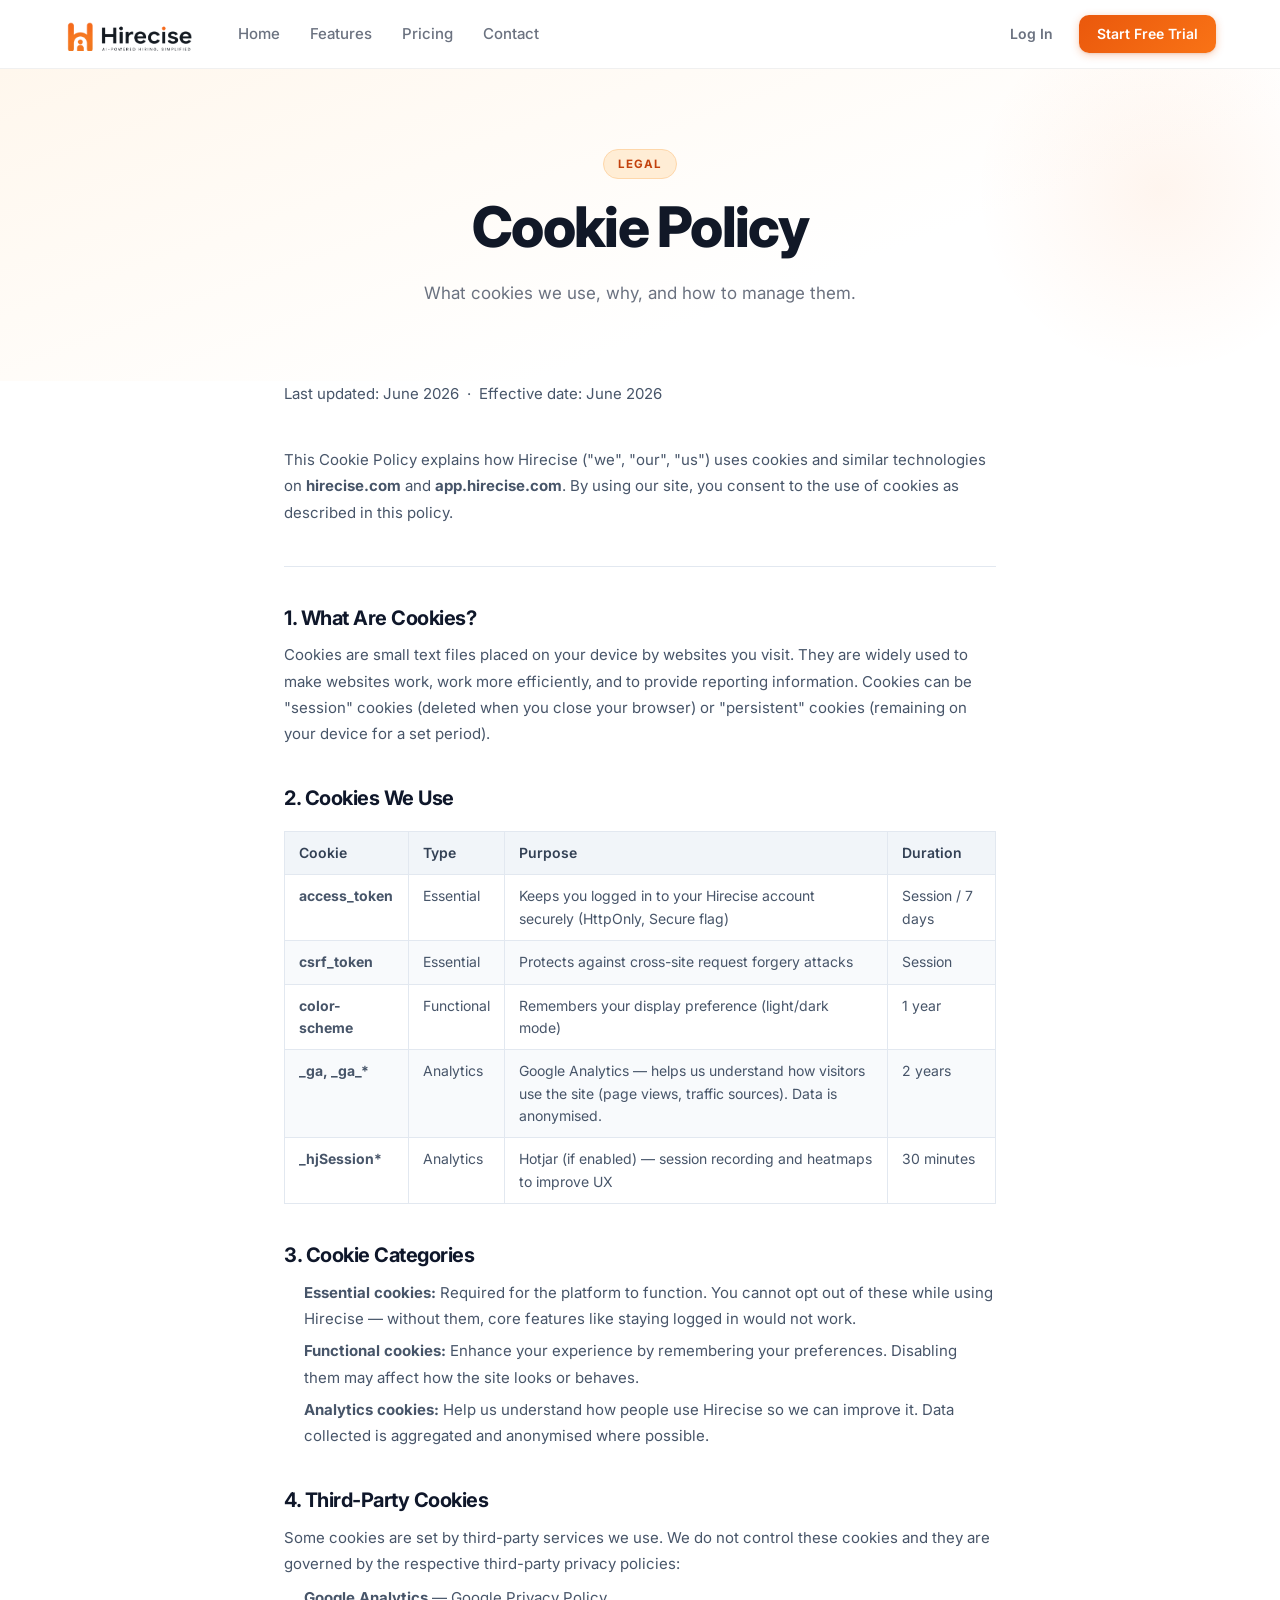
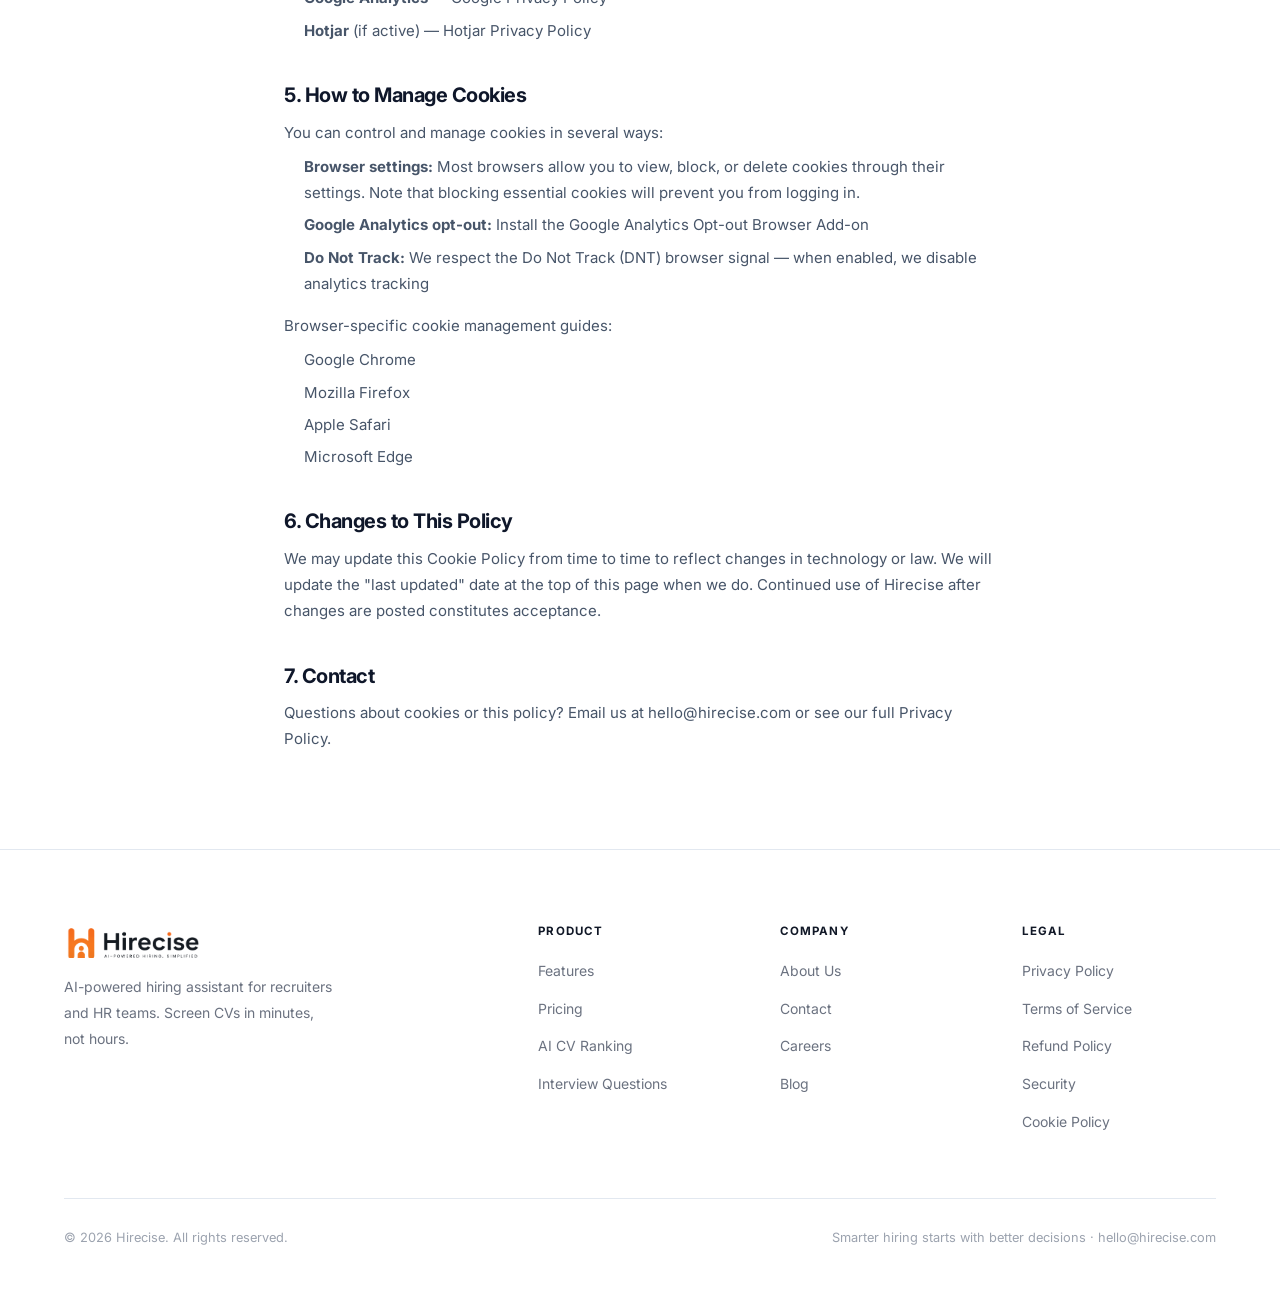
<file: cookies.html>
﻿<!DOCTYPE html>
<html lang="en">
<head>
  <meta charset="UTF-8">
  <meta name="viewport" content="width=device-width, initial-scale=1.0">
  <title>Cookie Policy — Hirecise</title>
  <meta name="description" content="Hirecise Cookie Policy. Learn what cookies we use and how to manage your preferences.">
  <link rel="canonical" href="https://hirecise.com/cookies.html">
  <link rel="preconnect" href="https://fonts.googleapis.com">
  <link rel="preconnect" href="https://fonts.gstatic.com" crossorigin>
  <link href="https://fonts.googleapis.com/css2?family=Inter:wght@400;500;600;700;800&display=swap" rel="stylesheet">
  <link rel="stylesheet" href="css/styles.css">
  <style>
    .legal-body { max-width: 760px; margin: 0 auto; padding: 0 24px 96px; }
    .legal-body h2 { font-size: 1.25rem; font-weight: 700; color: var(--slate-900); margin: 40px 0 12px; }
    .legal-body p, .legal-body li { font-size: .9375rem; color: var(--slate-600); line-height: 1.75; }
    .legal-body ul { padding-left: 20px; margin: 8px 0 16px; }
    .legal-body li { margin-bottom: 6px; }
    .legal-meta { font-size: .8125rem; color: var(--slate-400); margin-bottom: 40px; }
    .legal-divider { border: none; border-top: 1px solid var(--slate-200); margin: 40px 0; }
    .cookie-table { width: 100%; border-collapse: collapse; margin: 20px 0; font-size: .875rem; }
    .cookie-table th { background: var(--slate-100); color: var(--slate-700); font-weight: 600; text-align: left; padding: 10px 14px; border: 1px solid var(--slate-200); }
    .cookie-table td { padding: 10px 14px; border: 1px solid var(--slate-200); color: var(--slate-600); vertical-align: top; }
    .cookie-table tr:nth-child(even) td { background: var(--slate-50); }
  </style>
  <link rel="icon" type="image/png" href="assets/favicon.png">
  <link rel="apple-touch-icon" href="assets/favicon.png">
</head>
<body>

<header>
  <nav class="nav" role="navigation" aria-label="Main navigation">
    <div class="container">
      <div class="nav-inner">
        <a href="index.html" class="nav-logo" aria-label="Hirecise home">
          <img src="assets/logo.png" alt="Hirecise" class="logo-img">
        </a>
        <div class="nav-links">
          <a href="index.html">Home</a>
          <a href="features.html" class="">Features</a>
          <a href="pricing.html" class="">Pricing</a>
          <a href="contact.html" class="">Contact</a>
        </div>
        <div class="nav-actions">
          <a href="https://app.hirecise.com/login" class="btn btn-ghost btn-sm">Log In</a>
          <a href="https://app.hirecise.com/register" class="btn btn-primary btn-sm">Start Free Trial</a>
        </div>
        <button class="nav-toggle" aria-label="Toggle navigation" aria-expanded="false">
          <svg class="icon-open" width="22" height="22" viewBox="0 0 24 24" fill="none" stroke="currentColor" stroke-width="2" stroke-linecap="round"><line x1="3" y1="6" x2="21" y2="6"/><line x1="3" y1="12" x2="21" y2="12"/><line x1="3" y1="18" x2="21" y2="18"/></svg>
          <svg class="icon-close" width="22" height="22" viewBox="0 0 24 24" fill="none" stroke="currentColor" stroke-width="2" stroke-linecap="round"><line x1="18" y1="6" x2="6" y2="18"/><line x1="6" y1="6" x2="18" y2="18"/></svg>
        </button>
      </div>
      <div class="nav-mobile">
        <a href="index.html">Home</a>
        <a href="features.html" class="">Features</a>
        <a href="pricing.html" class="">Pricing</a>
        <a href="contact.html" class="">Contact</a>
        <div class="nav-mobile-actions">
          <a href="https://app.hirecise.com/login" class="btn btn-outline">Log In</a>
          <a href="https://app.hirecise.com/register" class="btn btn-primary">Start Free Trial</a>
        </div>
      </div>
    </div>
  </nav>
</header>

<section class="page-hero">
  <div class="container">
    <span class="badge badge-brand">Legal</span>
    <h1>Cookie Policy</h1>
    <p>What cookies we use, why, and how to manage them.</p>
  </div>
</section>

<div class="legal-body">
  <p class="legal-meta">Last updated: June 2026 &nbsp;·&nbsp; Effective date: June 2026</p>

  <p>This Cookie Policy explains how Hirecise ("we", "our", "us") uses cookies and similar technologies on <strong>hirecise.com</strong> and <strong>app.hirecise.com</strong>. By using our site, you consent to the use of cookies as described in this policy.</p>

  <hr class="legal-divider">

  <h2>1. What Are Cookies?</h2>
  <p>Cookies are small text files placed on your device by websites you visit. They are widely used to make websites work, work more efficiently, and to provide reporting information. Cookies can be "session" cookies (deleted when you close your browser) or "persistent" cookies (remaining on your device for a set period).</p>

  <h2>2. Cookies We Use</h2>

  <table class="cookie-table">
    <thead>
      <tr>
        <th>Cookie</th>
        <th>Type</th>
        <th>Purpose</th>
        <th>Duration</th>
      </tr>
    </thead>
    <tbody>
      <tr>
        <td><strong>access_token</strong></td>
        <td>Essential</td>
        <td>Keeps you logged in to your Hirecise account securely (HttpOnly, Secure flag)</td>
        <td>Session / 7 days</td>
      </tr>
      <tr>
        <td><strong>csrf_token</strong></td>
        <td>Essential</td>
        <td>Protects against cross-site request forgery attacks</td>
        <td>Session</td>
      </tr>
      <tr>
        <td><strong>color-scheme</strong></td>
        <td>Functional</td>
        <td>Remembers your display preference (light/dark mode)</td>
        <td>1 year</td>
      </tr>
      <tr>
        <td><strong>_ga, _ga_*</strong></td>
        <td>Analytics</td>
        <td>Google Analytics — helps us understand how visitors use the site (page views, traffic sources). Data is anonymised.</td>
        <td>2 years</td>
      </tr>
      <tr>
        <td><strong>_hjSession*</strong></td>
        <td>Analytics</td>
        <td>Hotjar (if enabled) — session recording and heatmaps to improve UX</td>
        <td>30 minutes</td>
      </tr>
    </tbody>
  </table>

  <h2>3. Cookie Categories</h2>
  <ul>
    <li><strong>Essential cookies:</strong> Required for the platform to function. You cannot opt out of these while using Hirecise — without them, core features like staying logged in would not work.</li>
    <li><strong>Functional cookies:</strong> Enhance your experience by remembering your preferences. Disabling them may affect how the site looks or behaves.</li>
    <li><strong>Analytics cookies:</strong> Help us understand how people use Hirecise so we can improve it. Data collected is aggregated and anonymised where possible.</li>
  </ul>

  <h2>4. Third-Party Cookies</h2>
  <p>Some cookies are set by third-party services we use. We do not control these cookies and they are governed by the respective third-party privacy policies:</p>
  <ul>
    <li><strong>Google Analytics</strong> — <a href="https://policies.google.com/privacy" target="_blank" rel="noopener">Google Privacy Policy</a></li>
    <li><strong>Hotjar</strong> (if active) — <a href="https://www.hotjar.com/legal/policies/privacy/" target="_blank" rel="noopener">Hotjar Privacy Policy</a></li>
  </ul>

  <h2>5. How to Manage Cookies</h2>
  <p>You can control and manage cookies in several ways:</p>
  <ul>
    <li><strong>Browser settings:</strong> Most browsers allow you to view, block, or delete cookies through their settings. Note that blocking essential cookies will prevent you from logging in.</li>
    <li><strong>Google Analytics opt-out:</strong> Install the <a href="https://tools.google.com/dlpage/gaoptout" target="_blank" rel="noopener">Google Analytics Opt-out Browser Add-on</a></li>
    <li><strong>Do Not Track:</strong> We respect the Do Not Track (DNT) browser signal — when enabled, we disable analytics tracking</li>
  </ul>
  <p>Browser-specific cookie management guides:</p>
  <ul>
    <li><a href="https://support.google.com/chrome/answer/95647" target="_blank" rel="noopener">Google Chrome</a></li>
    <li><a href="https://support.mozilla.org/en-US/kb/cookies-information-websites-store-on-your-computer" target="_blank" rel="noopener">Mozilla Firefox</a></li>
    <li><a href="https://support.apple.com/en-gb/guide/safari/sfri11471/mac" target="_blank" rel="noopener">Apple Safari</a></li>
    <li><a href="https://support.microsoft.com/en-us/microsoft-edge/delete-cookies-in-microsoft-edge-63947406-40ac-c3b8-57b9-2a946a29ae09" target="_blank" rel="noopener">Microsoft Edge</a></li>
  </ul>

  <h2>6. Changes to This Policy</h2>
  <p>We may update this Cookie Policy from time to time to reflect changes in technology or law. We will update the "last updated" date at the top of this page when we do. Continued use of Hirecise after changes are posted constitutes acceptance.</p>

  <h2>7. Contact</h2>
  <p>Questions about cookies or this policy? Email us at <a href="mailto:hello@hirecise.com">hello@hirecise.com</a> or see our full <a href="privacy.html">Privacy Policy</a>.</p>
</div>

<footer class="site-footer">
  <div class="container">
    <div class="footer-grid">
      <div class="footer-brand">
        <a href="index.html" class="nav-logo" aria-label="Hirecise home">
          <img src="assets/logo.png" alt="Hirecise" class="logo-img" style="height:36px;">
        </a>
        <p>AI-powered hiring assistant for recruiters and HR teams. Screen CVs in minutes, not hours.</p>
      </div>
      <div class="footer-col">
        <h5>Product</h5>
        <ul>
          <li><a href="features.html" class="">Features</a></li>
          <li><a href="pricing.html" class="">Pricing</a></li>
          <li><a href="features.html#ai-scoring">AI CV Ranking</a></li>
          <li><a href="features.html#interview">Interview Questions</a></li>
        </ul>
      </div>
      <div class="footer-col">
        <h5>Company</h5>
        <ul>
          <li><a href="contact.html" class="">About Us</a></li>
          <li><a href="contact.html" class="">Contact</a></li>
          <li><a href="contact.html" class="">Careers</a></li>
          <li><a href="contact.html" class="">Blog</a></li>
        </ul>
      </div>
      <div class="footer-col">
        <h5>Legal</h5>
        <ul>
          <li><a href="privacy.html">Privacy Policy</a></li>
          <li><a href="terms.html">Terms of Service</a></li>
          <li><a href="refund.html">Refund Policy</a></li>
          <li><a href="security.html">Security</a></li>
          <li><a href="cookies.html">Cookie Policy</a></li>
        </ul>
      </div>
    </div>
    <div class="footer-bottom">
      <p>&copy; 2026 Hirecise. All rights reserved.</p>
      <p>Smarter hiring starts with better decisions &middot; <a href="mailto:hello@hirecise.com">hello@hirecise.com</a></p>
    </div>
  </div>
</footer>

<script src="js/main.js"></script>
</body>
</html>
</file>
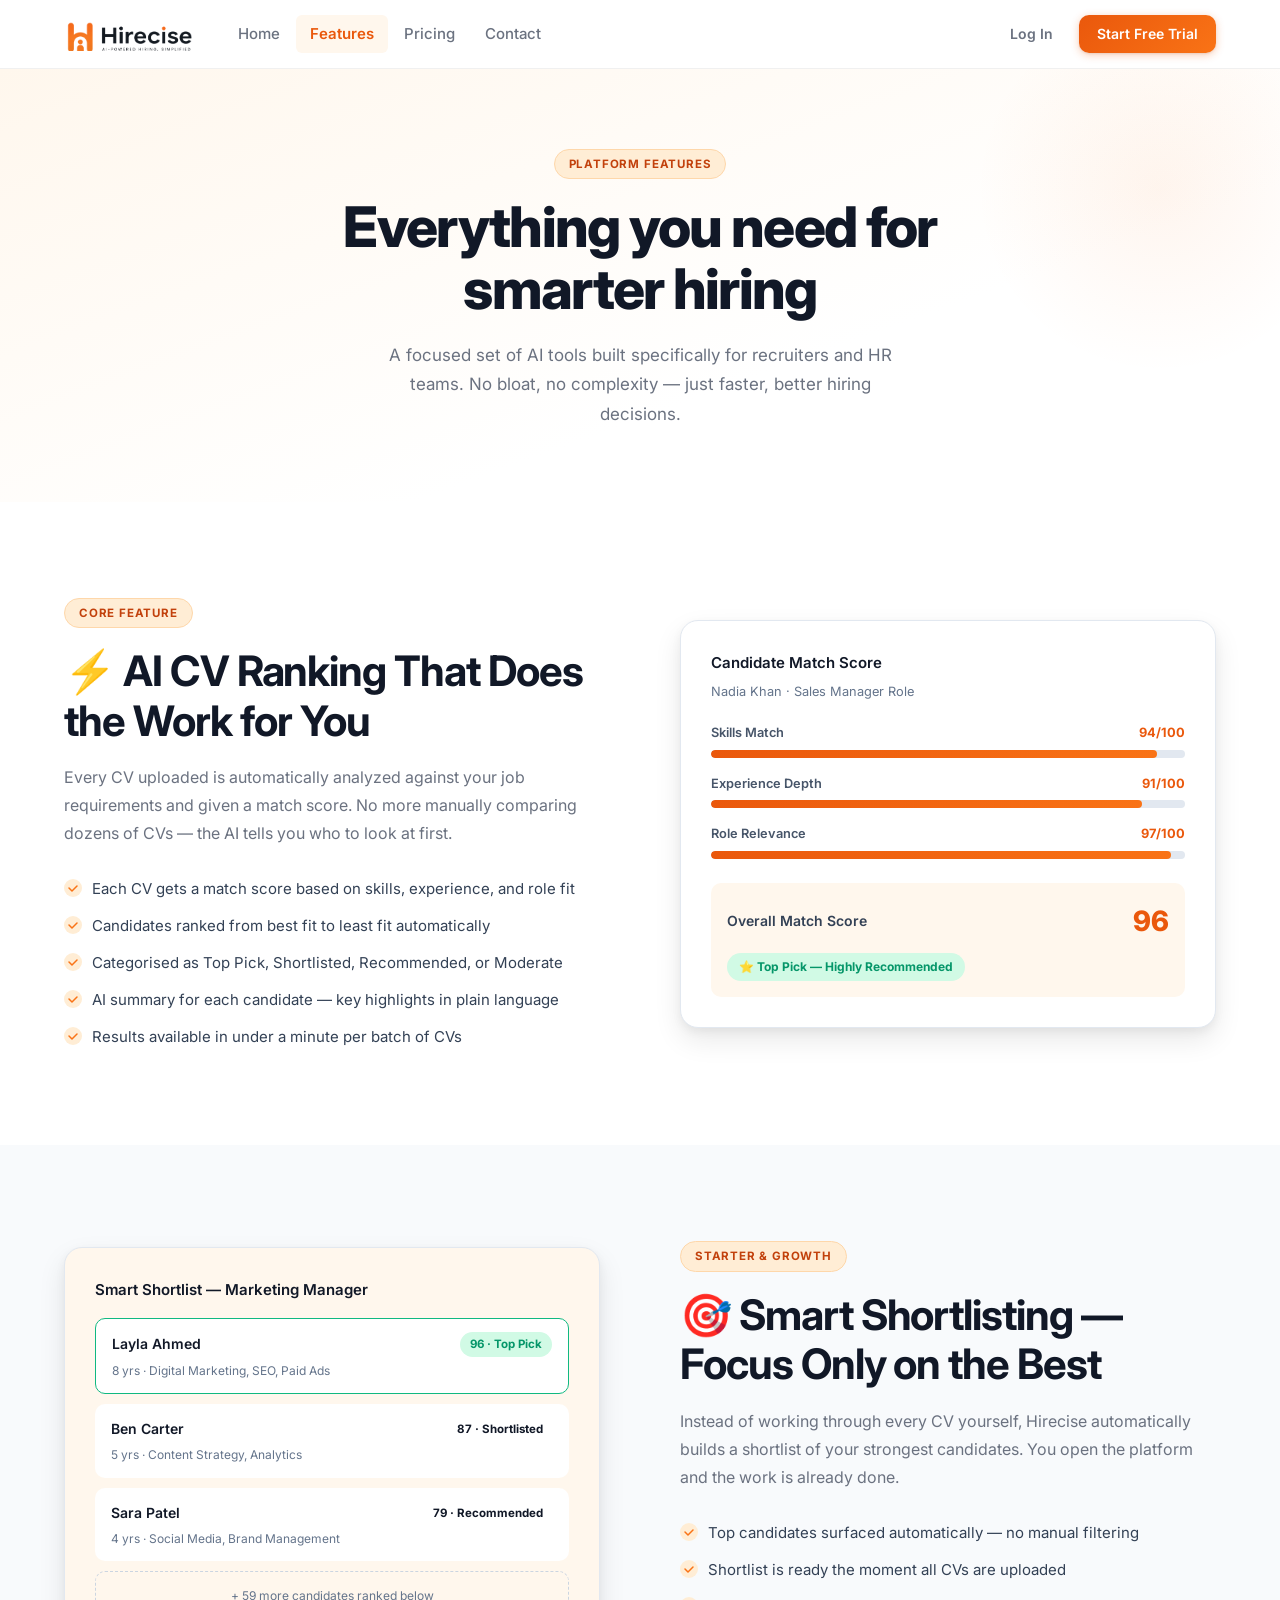
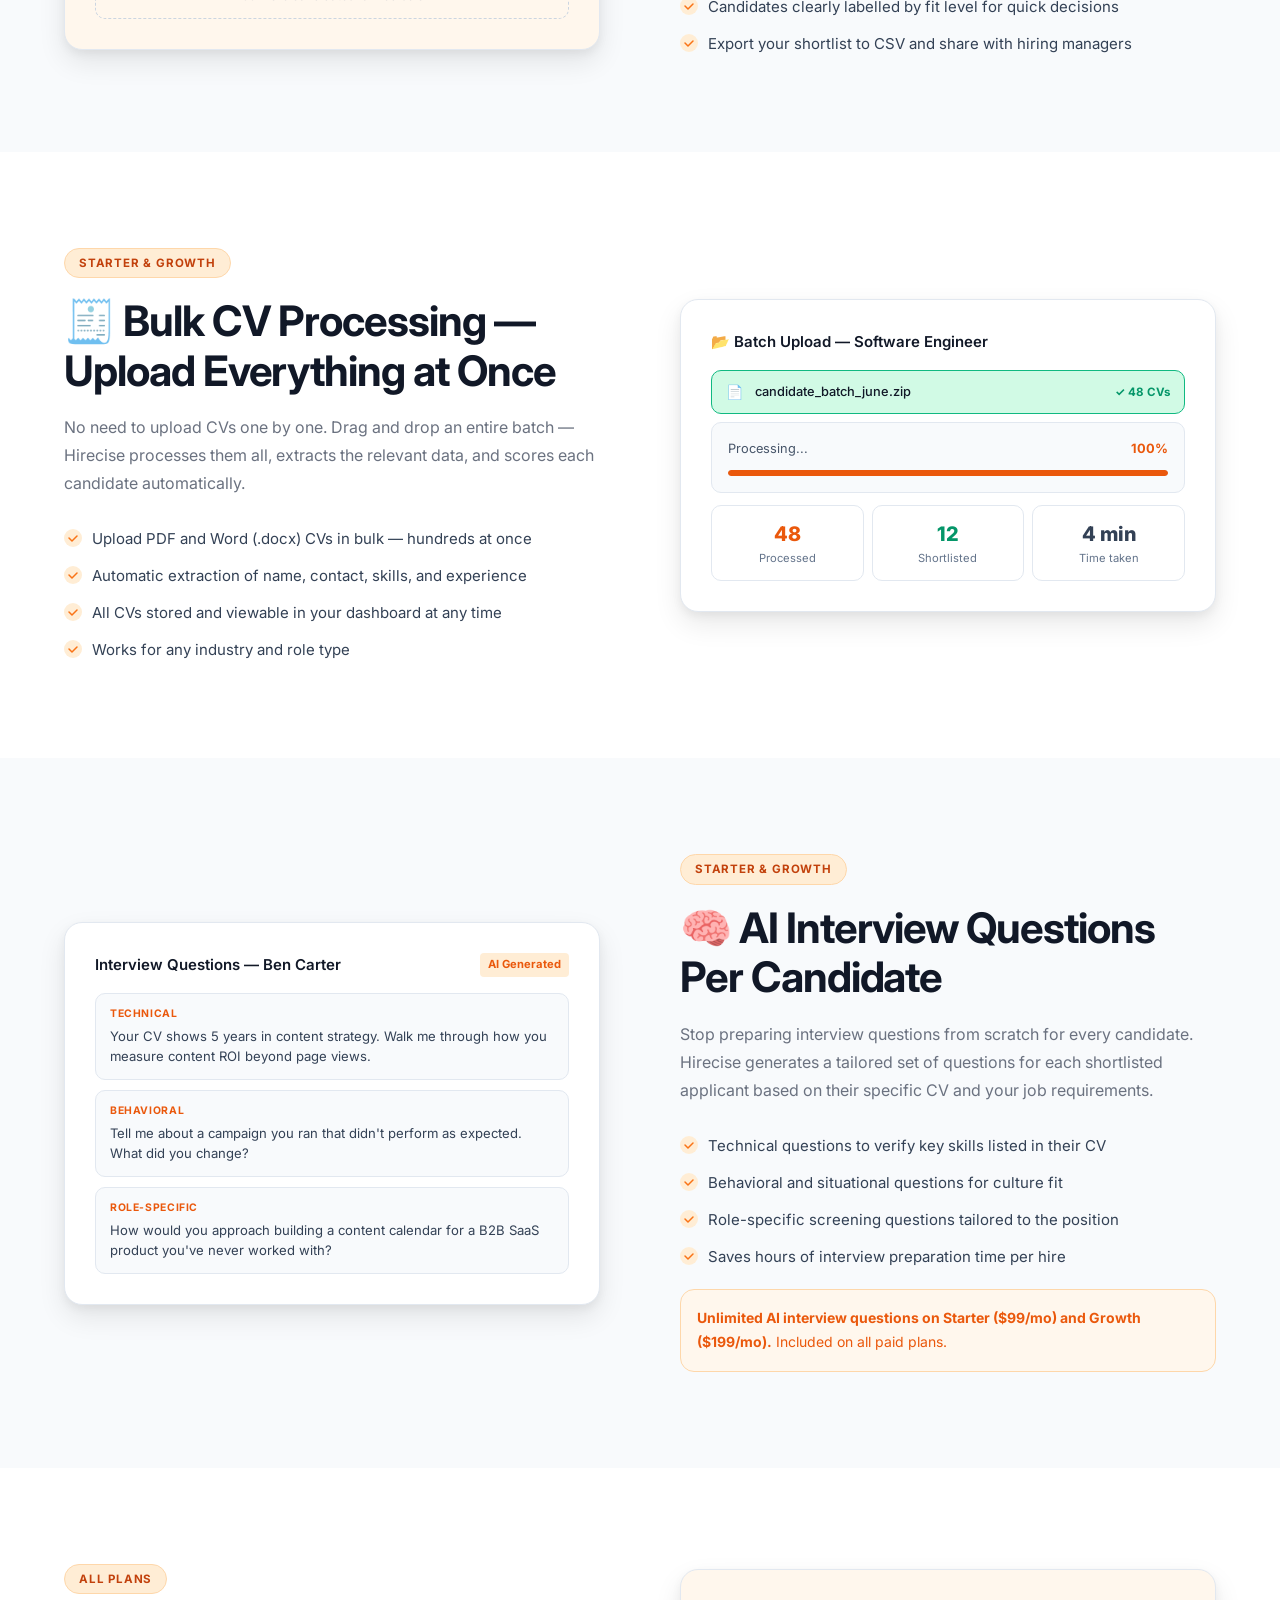
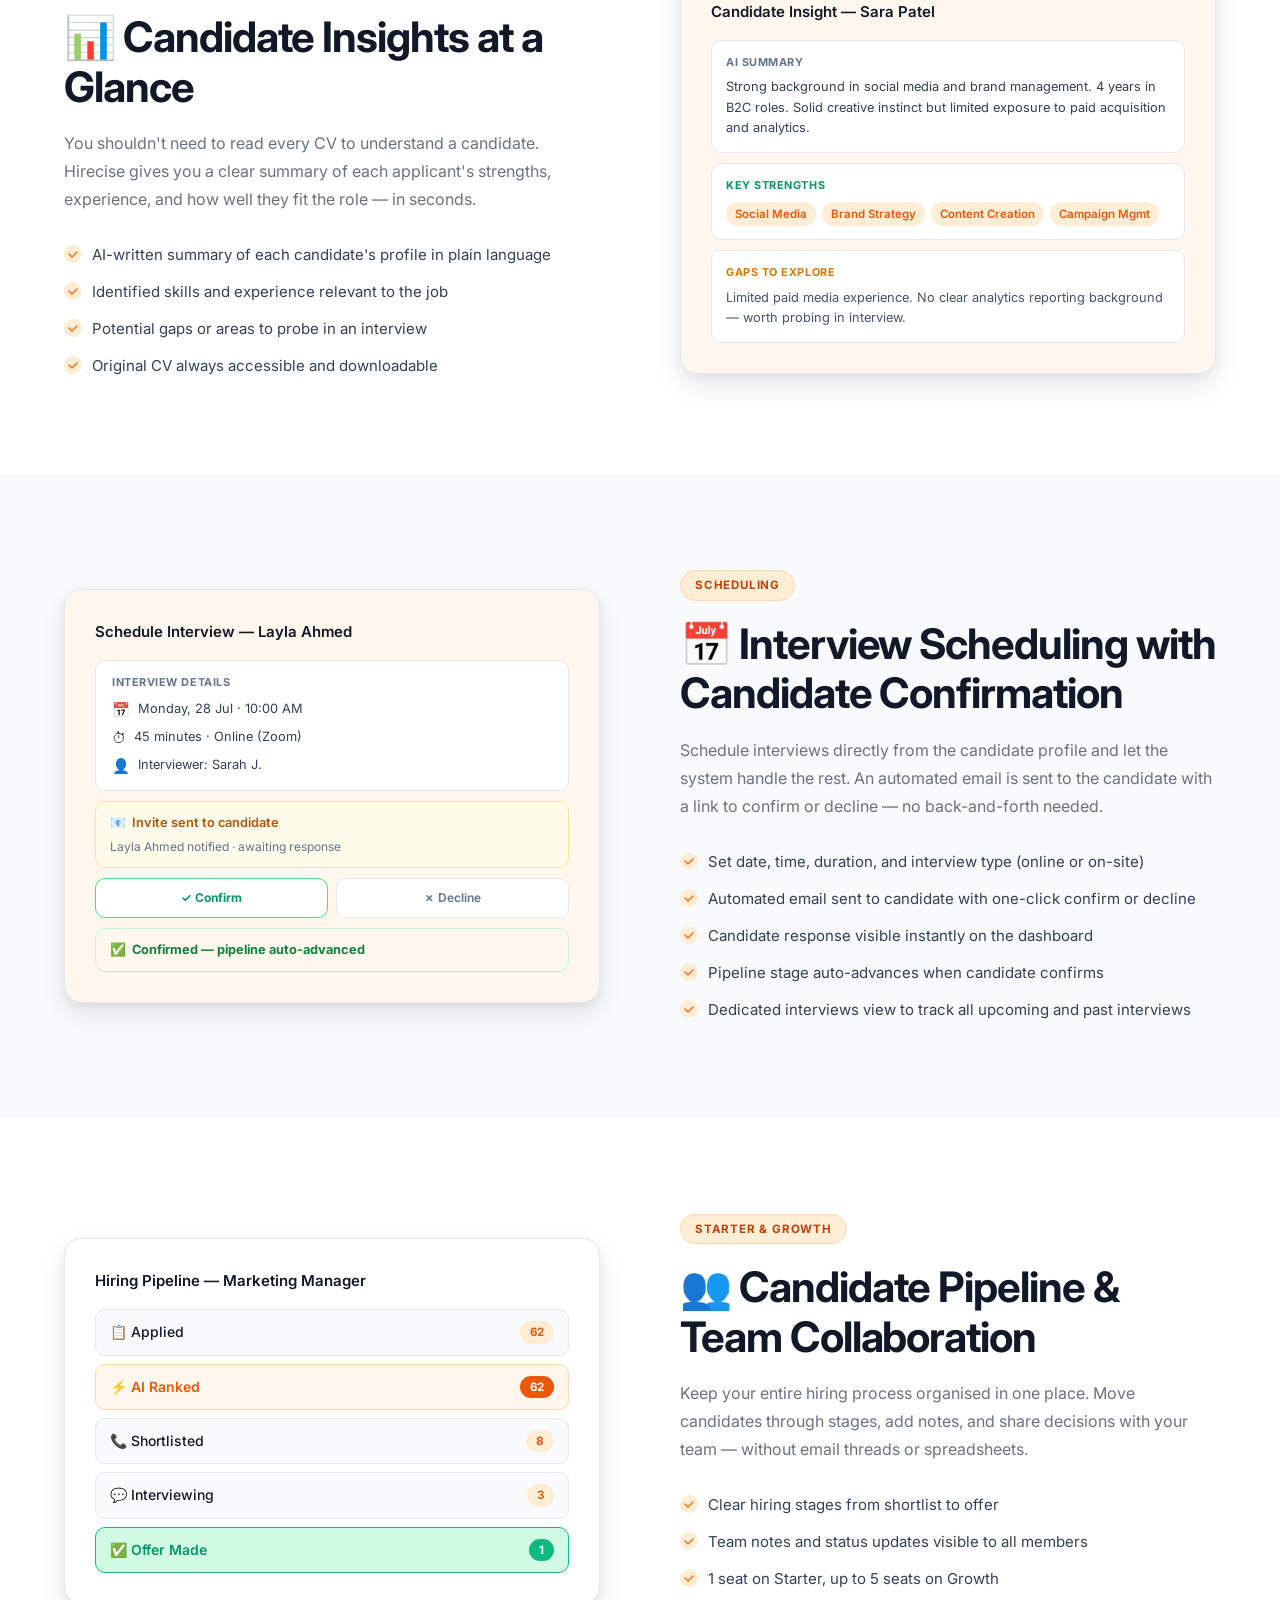
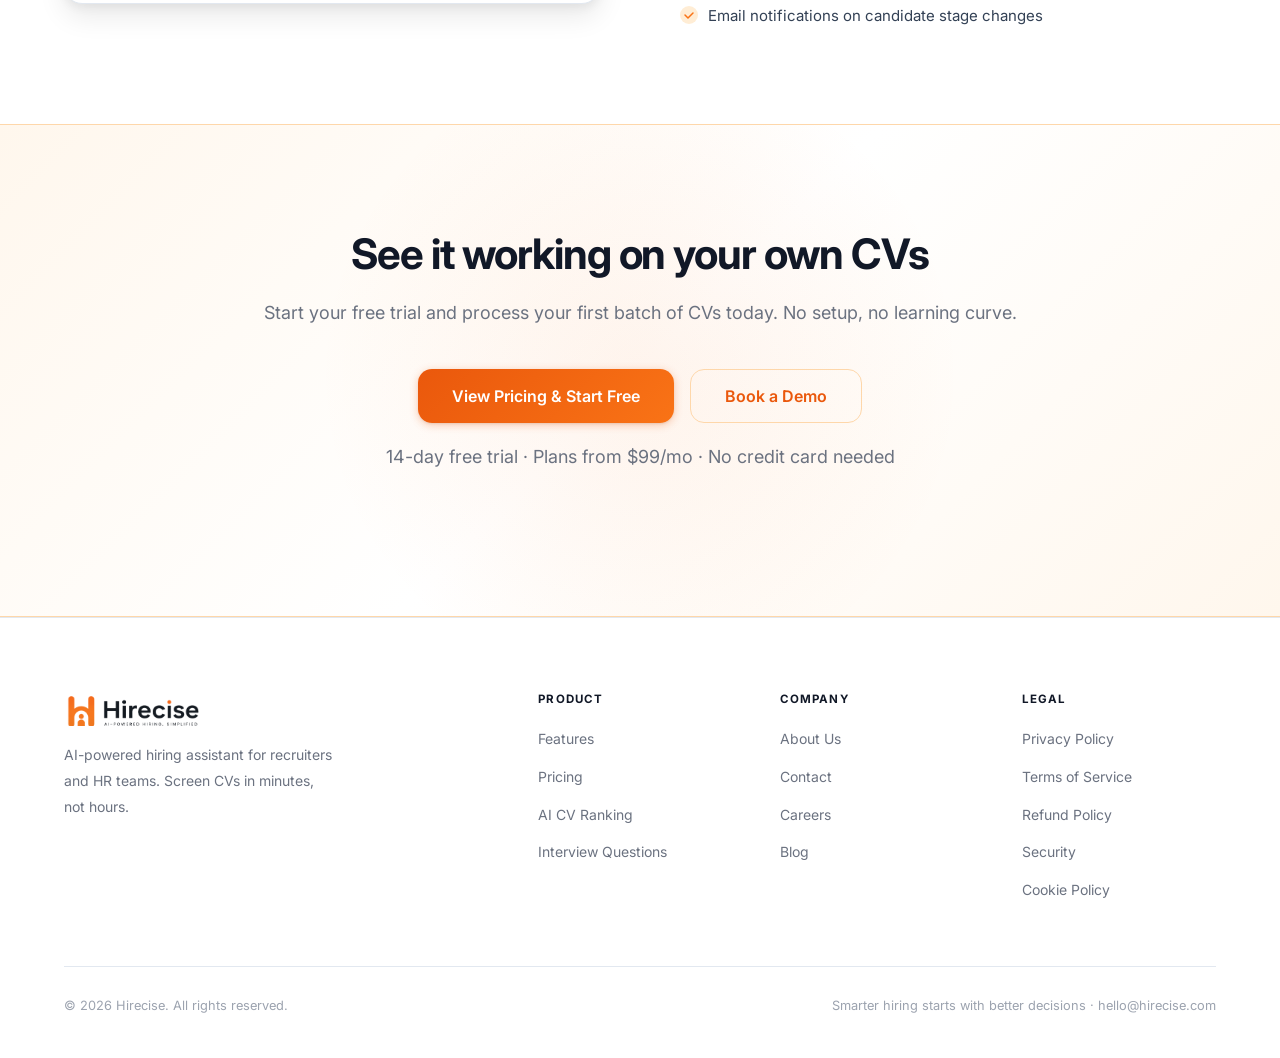
<file: features.html>
﻿<!DOCTYPE html>
<html lang="en">
<head>
  <meta charset="UTF-8">
  <meta name="viewport" content="width=device-width, initial-scale=1.0">
  <title>Features — Hirecise AI Hiring Assistant</title>
  <meta name="description" content="Hirecise features: AI CV ranking, smart shortlisting, bulk CV processing, AI interview questions, candidate insights, and team collaboration. Built for recruiters.">
  <meta name="keywords" content="AI CV ranking features, candidate shortlisting, bulk CV processing, AI interview questions, hiring assistant features">
  <link rel="canonical" href="https://hirecise.com/features.html">
  <meta property="og:type"        content="website">
  <meta property="og:url"         content="https://hirecise.com/features.html">
  <meta property="og:title"       content="Features — Hirecise AI Hiring Assistant">
  <meta property="og:description" content="AI CV ranking, smart shortlisting, bulk processing, and interview question generation — built for modern hiring teams.">
  <meta name="twitter:card"       content="summary_large_image">
  <link rel="preconnect" href="https://fonts.googleapis.com">
  <link rel="preconnect" href="https://fonts.gstatic.com" crossorigin>
  <link href="https://fonts.googleapis.com/css2?family=Inter:wght@400;500;600;700;800&display=swap" rel="stylesheet">
  <link rel="stylesheet" href="css/styles.css">
  <link rel="icon" type="image/png" href="assets/favicon.png">
  <link rel="apple-touch-icon" href="assets/favicon.png">
</head>
<body>

<!-- ═══ NAVIGATION ═══════════════════════════════════ -->
<header>
  <nav class="nav" role="navigation" aria-label="Main navigation">
    <div class="container">
      <div class="nav-inner">
        <a href="index.html" class="nav-logo" aria-label="Hirecise home">
          <img src="assets/logo.png" alt="Hirecise" class="logo-img">
        </a>
        <div class="nav-links">
          <a href="index.html">Home</a>
          <a href="features.html" class="">Features</a>
          <a href="pricing.html" class="">Pricing</a>
          <a href="contact.html" class="">Contact</a>
        </div>
        <div class="nav-actions">
          <a href="https://app.hirecise.com/login" class="btn btn-ghost btn-sm">Log In</a>
          <a href="https://app.hirecise.com/register" class="btn btn-primary btn-sm">Start Free Trial</a>
        </div>
        <button class="nav-toggle" aria-label="Toggle navigation" aria-expanded="false">
          <svg class="icon-open" width="22" height="22" viewBox="0 0 24 24" fill="none" stroke="currentColor" stroke-width="2" stroke-linecap="round"><line x1="3" y1="6" x2="21" y2="6"/><line x1="3" y1="12" x2="21" y2="12"/><line x1="3" y1="18" x2="21" y2="18"/></svg>
          <svg class="icon-close" width="22" height="22" viewBox="0 0 24 24" fill="none" stroke="currentColor" stroke-width="2" stroke-linecap="round"><line x1="18" y1="6" x2="6" y2="18"/><line x1="6" y1="6" x2="18" y2="18"/></svg>
        </button>
      </div>
      <div class="nav-mobile">
        <a href="index.html">Home</a>
        <a href="features.html" class="">Features</a>
        <a href="pricing.html" class="">Pricing</a>
        <a href="contact.html" class="">Contact</a>
        <div class="nav-mobile-actions">
          <a href="https://app.hirecise.com/login" class="btn btn-outline">Log In</a>
          <a href="https://app.hirecise.com/register" class="btn btn-primary">Start Free Trial</a>
        </div>
      </div>
    </div>
  </nav>
</header>

<!-- ═══ PAGE HERO ═════════════════════════════════════ -->
<section class="page-hero">
  <div class="container">
    <span class="badge badge-brand">Platform Features</span>
    <h1>Everything you need for smarter hiring</h1>
    <p>A focused set of AI tools built specifically for recruiters and HR teams. No bloat, no complexity — just faster, better hiring decisions.</p>
  </div>
</section>

<!-- ═══ FEATURE 1: AI CV RANKING ════════════════════════ -->
<section class="feat-section" id="ai-scoring" aria-labelledby="feat1-heading">
  <div class="container">
    <div class="feat-inner">
      <div class="feat-text">
        <span class="badge badge-brand">Core Feature</span>
        <h2 id="feat1-heading">⚡ AI CV Ranking That Does the Work for You</h2>
        <p>Every CV uploaded is automatically analyzed against your job requirements and given a match score. No more manually comparing dozens of CVs — the AI tells you who to look at first.</p>
        <ul class="feat-list">
          <li>
            <svg width="18" height="18" viewBox="0 0 18 18" fill="none"><circle cx="9" cy="9" r="9" fill="#FFEDD5"/><path d="M5 9l3 3 5-5" stroke="#F97316" stroke-width="1.5" stroke-linecap="round" stroke-linejoin="round"/></svg>
            Each CV gets a match score based on skills, experience, and role fit
          </li>
          <li>
            <svg width="18" height="18" viewBox="0 0 18 18" fill="none"><circle cx="9" cy="9" r="9" fill="#FFEDD5"/><path d="M5 9l3 3 5-5" stroke="#F97316" stroke-width="1.5" stroke-linecap="round" stroke-linejoin="round"/></svg>
            Candidates ranked from best fit to least fit automatically
          </li>
          <li>
            <svg width="18" height="18" viewBox="0 0 18 18" fill="none"><circle cx="9" cy="9" r="9" fill="#FFEDD5"/><path d="M5 9l3 3 5-5" stroke="#F97316" stroke-width="1.5" stroke-linecap="round" stroke-linejoin="round"/></svg>
            Categorised as Top Pick, Shortlisted, Recommended, or Moderate
          </li>
          <li>
            <svg width="18" height="18" viewBox="0 0 18 18" fill="none"><circle cx="9" cy="9" r="9" fill="#FFEDD5"/><path d="M5 9l3 3 5-5" stroke="#F97316" stroke-width="1.5" stroke-linecap="round" stroke-linejoin="round"/></svg>
            AI summary for each candidate — key highlights in plain language
          </li>
          <li>
            <svg width="18" height="18" viewBox="0 0 18 18" fill="none"><circle cx="9" cy="9" r="9" fill="#FFEDD5"/><path d="M5 9l3 3 5-5" stroke="#F97316" stroke-width="1.5" stroke-linecap="round" stroke-linejoin="round"/></svg>
            Results available in under a minute per batch of CVs
          </li>
        </ul>
      </div>
      <div class="feat-visual">
        <div class="feat-visual-box" aria-hidden="true">
          <div class="score-bars-wrap">
            <h4 style="margin-bottom:6px;">Candidate Match Score</h4>
            <p style="font-size:.8rem;color:var(--slate-500);margin-bottom:20px;">Nadia Khan · Sales Manager Role</p>
            <div class="score-bars">
              <div class="score-bar-row">
                <label>Skills Match <span style="color:var(--primary);font-weight:700;">94/100</span></label>
                <div class="score-bar-track"><div class="score-bar-fill" style="width:94%"></div></div>
              </div>
              <div class="score-bar-row">
                <label>Experience Depth <span style="color:var(--primary);font-weight:700;">91/100</span></label>
                <div class="score-bar-track"><div class="score-bar-fill" style="width:91%"></div></div>
              </div>
              <div class="score-bar-row">
                <label>Role Relevance <span style="color:var(--primary);font-weight:700;">97/100</span></label>
                <div class="score-bar-track"><div class="score-bar-fill" style="width:97%"></div></div>
              </div>
            </div>
            <div style="margin-top:24px;padding:16px;background:#FFF7ED;border-radius:var(--r-md);">
              <div style="display:flex;align-items:center;justify-content:space-between;margin-bottom:10px;">
                <span style="font-size:.875rem;font-weight:600;color:var(--slate-700);">Overall Match Score</span>
                <span style="font-size:1.75rem;font-weight:800;color:var(--primary);">96</span>
              </div>
              <div style="display:inline-flex;align-items:center;gap:6px;padding:4px 12px;background:var(--green-100);border-radius:100px;">
                <span style="font-size:.75rem;font-weight:700;color:var(--green-600);">⭐ Top Pick — Highly Recommended</span>
              </div>
            </div>
          </div>
        </div>
      </div>
    </div>
  </div>
</section>

<!-- ═══ FEATURE 2: SMART SHORTLISTING ════════════════════ -->
<section class="feat-section" aria-labelledby="feat2-heading">
  <div class="container">
    <div class="feat-inner flipped">
      <div class="feat-visual">
        <div class="feat-visual-box alt" aria-hidden="true">
          <h4 style="margin-bottom:16px;font-size:.9375rem;">Smart Shortlist — Marketing Manager</h4>
          <div style="display:flex;flex-direction:column;gap:10px;">
            <div style="background:#fff;border:1.5px solid var(--green-500);border-radius:var(--r-md);padding:13px 16px;">
              <div style="display:flex;align-items:center;justify-content:space-between;margin-bottom:4px;">
                <span style="font-weight:600;font-size:.875rem;">Layla Ahmed</span>
                <span style="background:var(--green-100);color:var(--green-600);font-size:.72rem;font-weight:700;padding:3px 10px;border-radius:100px;">96 · Top Pick</span>
              </div>
              <div style="font-size:.75rem;color:var(--slate-500);">8 yrs · Digital Marketing, SEO, Paid Ads</div>
            </div>
            <div style="background:#fff;border:1.5px solid var(--blue-200);border-radius:var(--r-md);padding:13px 16px;">
              <div style="display:flex;align-items:center;justify-content:space-between;margin-bottom:4px;">
                <span style="font-weight:600;font-size:.875rem;">Ben Carter</span>
                <span style="background:var(--blue-100);color:var(--blue-700);font-size:.72rem;font-weight:700;padding:3px 10px;border-radius:100px;">87 · Shortlisted</span>
              </div>
              <div style="font-size:.75rem;color:var(--slate-500);">5 yrs · Content Strategy, Analytics</div>
            </div>
            <div style="background:#fff;border:1.5px solid var(--blue-200);border-radius:var(--r-md);padding:13px 16px;">
              <div style="display:flex;align-items:center;justify-content:space-between;margin-bottom:4px;">
                <span style="font-weight:600;font-size:.875rem;">Sara Patel</span>
                <span style="background:var(--blue-100);color:var(--blue-700);font-size:.72rem;font-weight:700;padding:3px 10px;border-radius:100px;">79 · Recommended</span>
              </div>
              <div style="font-size:.75rem;color:var(--slate-500);">4 yrs · Social Media, Brand Management</div>
            </div>
            <div style="padding:10px 16px;text-align:center;border:1px dashed var(--slate-300);border-radius:var(--r-md);">
              <span style="font-size:.75rem;color:var(--slate-500);">+ 59 more candidates ranked below</span>
            </div>
          </div>
        </div>
      </div>
      <div class="feat-text">
        <span class="badge badge-brand">Starter &amp; Growth</span>
        <h2 id="feat2-heading">🎯 Smart Shortlisting — Focus Only on the Best</h2>
        <p>Instead of working through every CV yourself, Hirecise automatically builds a shortlist of your strongest candidates. You open the platform and the work is already done.</p>
        <ul class="feat-list">
          <li>
            <svg width="18" height="18" viewBox="0 0 18 18" fill="none"><circle cx="9" cy="9" r="9" fill="#FFEDD5"/><path d="M5 9l3 3 5-5" stroke="#F97316" stroke-width="1.5" stroke-linecap="round" stroke-linejoin="round"/></svg>
            Top candidates surfaced automatically — no manual filtering
          </li>
          <li>
            <svg width="18" height="18" viewBox="0 0 18 18" fill="none"><circle cx="9" cy="9" r="9" fill="#FFEDD5"/><path d="M5 9l3 3 5-5" stroke="#F97316" stroke-width="1.5" stroke-linecap="round" stroke-linejoin="round"/></svg>
            Shortlist is ready the moment all CVs are uploaded
          </li>
          <li>
            <svg width="18" height="18" viewBox="0 0 18 18" fill="none"><circle cx="9" cy="9" r="9" fill="#FFEDD5"/><path d="M5 9l3 3 5-5" stroke="#F97316" stroke-width="1.5" stroke-linecap="round" stroke-linejoin="round"/></svg>
            Candidates clearly labelled by fit level for quick decisions
          </li>
          <li>
            <svg width="18" height="18" viewBox="0 0 18 18" fill="none"><circle cx="9" cy="9" r="9" fill="#FFEDD5"/><path d="M5 9l3 3 5-5" stroke="#F97316" stroke-width="1.5" stroke-linecap="round" stroke-linejoin="round"/></svg>
            Export your shortlist to CSV and share with hiring managers
          </li>
        </ul>
      </div>
    </div>
  </div>
</section>

<!-- ═══ FEATURE 3: BULK CV PROCESSING ═══════════════════ -->
<section class="feat-section" aria-labelledby="feat3-heading">
  <div class="container">
    <div class="feat-inner">
      <div class="feat-text">
        <span class="badge badge-brand">Starter &amp; Growth</span>
        <h2 id="feat3-heading">🧾 Bulk CV Processing — Upload Everything at Once</h2>
        <p>No need to upload CVs one by one. Drag and drop an entire batch — Hirecise processes them all, extracts the relevant data, and scores each candidate automatically.</p>
        <ul class="feat-list">
          <li>
            <svg width="18" height="18" viewBox="0 0 18 18" fill="none"><circle cx="9" cy="9" r="9" fill="#FFEDD5"/><path d="M5 9l3 3 5-5" stroke="#F97316" stroke-width="1.5" stroke-linecap="round" stroke-linejoin="round"/></svg>
            Upload PDF and Word (.docx) CVs in bulk — hundreds at once
          </li>
          <li>
            <svg width="18" height="18" viewBox="0 0 18 18" fill="none"><circle cx="9" cy="9" r="9" fill="#FFEDD5"/><path d="M5 9l3 3 5-5" stroke="#F97316" stroke-width="1.5" stroke-linecap="round" stroke-linejoin="round"/></svg>
            Automatic extraction of name, contact, skills, and experience
          </li>
          <li>
            <svg width="18" height="18" viewBox="0 0 18 18" fill="none"><circle cx="9" cy="9" r="9" fill="#FFEDD5"/><path d="M5 9l3 3 5-5" stroke="#F97316" stroke-width="1.5" stroke-linecap="round" stroke-linejoin="round"/></svg>
            All CVs stored and viewable in your dashboard at any time
          </li>
          <li>
            <svg width="18" height="18" viewBox="0 0 18 18" fill="none"><circle cx="9" cy="9" r="9" fill="#FFEDD5"/><path d="M5 9l3 3 5-5" stroke="#F97316" stroke-width="1.5" stroke-linecap="round" stroke-linejoin="round"/></svg>
            Works for any industry and role type
          </li>
        </ul>
      </div>
      <div class="feat-visual">
        <div class="feat-visual-box" aria-hidden="true">
          <h4 style="margin-bottom:16px;font-size:.9375rem;">📂 Batch Upload — Software Engineer</h4>
          <div style="display:flex;flex-direction:column;gap:8px;">
            <div style="display:flex;align-items:center;gap:12px;padding:10px 14px;background:var(--green-100);border-radius:var(--r-md);border:1px solid var(--green-500);">
              <span style="font-size:.875rem;">📄</span>
              <span style="font-size:.8rem;font-weight:500;flex:1;">candidate_batch_june.zip</span>
              <span style="font-size:.72rem;color:var(--green-600);font-weight:700;">✓ 48 CVs</span>
            </div>
            <div style="padding:16px;background:var(--slate-50);border-radius:var(--r-md);border:1px solid var(--slate-200);">
              <div style="display:flex;justify-content:space-between;margin-bottom:10px;">
                <span style="font-size:.8rem;color:var(--slate-600);">Processing...</span>
                <span style="font-size:.8rem;font-weight:700;color:var(--primary);">100%</span>
              </div>
              <div style="height:6px;background:var(--slate-200);border-radius:100px;overflow:hidden;">
                <div style="height:100%;width:100%;background:var(--primary);border-radius:100px;"></div>
              </div>
            </div>
            <div style="display:grid;grid-template-columns:1fr 1fr 1fr;gap:8px;margin-top:4px;">
              <div style="text-align:center;padding:12px;background:#fff;border:1px solid var(--slate-200);border-radius:var(--r-md);">
                <div style="font-size:1.25rem;font-weight:800;color:var(--primary);">48</div>
                <div style="font-size:.7rem;color:var(--slate-500);">Processed</div>
              </div>
              <div style="text-align:center;padding:12px;background:#fff;border:1px solid var(--slate-200);border-radius:var(--r-md);">
                <div style="font-size:1.25rem;font-weight:800;color:var(--green-600);">12</div>
                <div style="font-size:.7rem;color:var(--slate-500);">Shortlisted</div>
              </div>
              <div style="text-align:center;padding:12px;background:#fff;border:1px solid var(--slate-200);border-radius:var(--r-md);">
                <div style="font-size:1.25rem;font-weight:800;color:var(--slate-700);">4 min</div>
                <div style="font-size:.7rem;color:var(--slate-500);">Time taken</div>
              </div>
            </div>
          </div>
        </div>
      </div>
    </div>
  </div>
</section>

<!-- ═══ FEATURE 4: AI INTERVIEW QUESTIONS ════════════════ -->
<section class="feat-section" id="interview" aria-labelledby="feat4-heading">
  <div class="container">
    <div class="feat-inner flipped">
      <div class="feat-visual">
        <div class="feat-visual-box" aria-hidden="true">
          <div style="display:flex;align-items:center;justify-content:space-between;margin-bottom:16px;">
            <h4 style="font-size:.9375rem;">Interview Questions — Ben Carter</h4>
            <span style="font-size:.7rem;background:#FFEDD5;color:#EA580C;padding:3px 8px;border-radius:4px;font-weight:700;">AI Generated</span>
          </div>
          <div style="display:flex;flex-direction:column;gap:10px;">
            <div style="padding:12px 14px;background:var(--slate-50);border:1px solid var(--slate-200);border-radius:var(--r-md);">
              <div style="font-size:.65rem;font-weight:700;text-transform:uppercase;letter-spacing:.06em;color:var(--primary);margin-bottom:5px;">Technical</div>
              <div style="font-size:.82rem;color:var(--slate-700);line-height:1.5;">Your CV shows 5 years in content strategy. Walk me through how you measure content ROI beyond page views.</div>
            </div>
            <div style="padding:12px 14px;background:var(--slate-50);border:1px solid var(--slate-200);border-radius:var(--r-md);">
              <div style="font-size:.65rem;font-weight:700;text-transform:uppercase;letter-spacing:.06em;color:var(--primary);margin-bottom:5px;">Behavioral</div>
              <div style="font-size:.82rem;color:var(--slate-700);line-height:1.5;">Tell me about a campaign you ran that didn't perform as expected. What did you change?</div>
            </div>
            <div style="padding:12px 14px;background:var(--slate-50);border:1px solid var(--slate-200);border-radius:var(--r-md);">
              <div style="font-size:.65rem;font-weight:700;text-transform:uppercase;letter-spacing:.06em;color:var(--primary);margin-bottom:5px;">Role-Specific</div>
              <div style="font-size:.82rem;color:var(--slate-700);line-height:1.5;">How would you approach building a content calendar for a B2B SaaS product you've never worked with?</div>
            </div>
          </div>
        </div>
      </div>
      <div class="feat-text">
        <span class="badge badge-brand">Starter &amp; Growth</span>
        <h2 id="feat4-heading">🧠 AI Interview Questions Per Candidate</h2>
        <p>Stop preparing interview questions from scratch for every candidate. Hirecise generates a tailored set of questions for each shortlisted applicant based on their specific CV and your job requirements.</p>
        <ul class="feat-list">
          <li>
            <svg width="18" height="18" viewBox="0 0 18 18" fill="none"><circle cx="9" cy="9" r="9" fill="#FFEDD5"/><path d="M5 9l3 3 5-5" stroke="#F97316" stroke-width="1.5" stroke-linecap="round" stroke-linejoin="round"/></svg>
            Technical questions to verify key skills listed in their CV
          </li>
          <li>
            <svg width="18" height="18" viewBox="0 0 18 18" fill="none"><circle cx="9" cy="9" r="9" fill="#FFEDD5"/><path d="M5 9l3 3 5-5" stroke="#F97316" stroke-width="1.5" stroke-linecap="round" stroke-linejoin="round"/></svg>
            Behavioral and situational questions for culture fit
          </li>
          <li>
            <svg width="18" height="18" viewBox="0 0 18 18" fill="none"><circle cx="9" cy="9" r="9" fill="#FFEDD5"/><path d="M5 9l3 3 5-5" stroke="#F97316" stroke-width="1.5" stroke-linecap="round" stroke-linejoin="round"/></svg>
            Role-specific screening questions tailored to the position
          </li>
          <li>
            <svg width="18" height="18" viewBox="0 0 18 18" fill="none"><circle cx="9" cy="9" r="9" fill="#FFEDD5"/><path d="M5 9l3 3 5-5" stroke="#F97316" stroke-width="1.5" stroke-linecap="round" stroke-linejoin="round"/></svg>
            Saves hours of interview preparation time per hire
          </li>
        </ul>
        <div style="margin-top:20px;padding:16px;background:#FFF7ED;border-radius:var(--r-lg);border:1px solid #FED7AA;">
          <p style="font-size:.875rem;color:#EA580C;margin:0;"><strong>Unlimited AI interview questions on Starter ($99/mo) and Growth ($199/mo).</strong> Included on all paid plans.</p>
        </div>
      </div>
    </div>
  </div>
</section>

<!-- ═══ FEATURE 5: CANDIDATE INSIGHTS ═══════════════════ -->
<section class="feat-section" aria-labelledby="feat5-heading">
  <div class="container">
    <div class="feat-inner">
      <div class="feat-text">
        <span class="badge badge-brand">All Plans</span>
        <h2 id="feat5-heading">📊 Candidate Insights at a Glance</h2>
        <p>You shouldn't need to read every CV to understand a candidate. Hirecise gives you a clear summary of each applicant's strengths, experience, and how well they fit the role — in seconds.</p>
        <ul class="feat-list">
          <li>
            <svg width="18" height="18" viewBox="0 0 18 18" fill="none"><circle cx="9" cy="9" r="9" fill="#FFEDD5"/><path d="M5 9l3 3 5-5" stroke="#F97316" stroke-width="1.5" stroke-linecap="round" stroke-linejoin="round"/></svg>
            AI-written summary of each candidate's profile in plain language
          </li>
          <li>
            <svg width="18" height="18" viewBox="0 0 18 18" fill="none"><circle cx="9" cy="9" r="9" fill="#FFEDD5"/><path d="M5 9l3 3 5-5" stroke="#F97316" stroke-width="1.5" stroke-linecap="round" stroke-linejoin="round"/></svg>
            Identified skills and experience relevant to the job
          </li>
          <li>
            <svg width="18" height="18" viewBox="0 0 18 18" fill="none"><circle cx="9" cy="9" r="9" fill="#FFEDD5"/><path d="M5 9l3 3 5-5" stroke="#F97316" stroke-width="1.5" stroke-linecap="round" stroke-linejoin="round"/></svg>
            Potential gaps or areas to probe in an interview
          </li>
          <li>
            <svg width="18" height="18" viewBox="0 0 18 18" fill="none"><circle cx="9" cy="9" r="9" fill="#FFEDD5"/><path d="M5 9l3 3 5-5" stroke="#F97316" stroke-width="1.5" stroke-linecap="round" stroke-linejoin="round"/></svg>
            Original CV always accessible and downloadable
          </li>
        </ul>
      </div>
      <div class="feat-visual">
        <div class="feat-visual-box alt" aria-hidden="true">
          <h4 style="margin-bottom:16px;font-size:.9375rem;">Candidate Insight — Sara Patel</h4>
          <div style="display:flex;flex-direction:column;gap:10px;">
            <div style="background:#fff;border-radius:var(--r-md);padding:13px 14px;border:1px solid var(--slate-200);">
              <div style="font-size:.68rem;font-weight:700;text-transform:uppercase;letter-spacing:.05em;color:var(--slate-500);margin-bottom:6px;">AI Summary</div>
              <div style="font-size:.8rem;color:var(--slate-700);line-height:1.6;">Strong background in social media and brand management. 4 years in B2C roles. Solid creative instinct but limited exposure to paid acquisition and analytics.</div>
            </div>
            <div style="background:#fff;border-radius:var(--r-md);padding:13px 14px;border:1px solid var(--slate-200);">
              <div style="font-size:.68rem;font-weight:700;text-transform:uppercase;letter-spacing:.05em;color:var(--green-600);margin-bottom:8px;">Key Strengths</div>
              <div style="display:flex;flex-wrap:wrap;gap:6px;">
                <span style="background:#FFEDD5;color:#EA580C;font-size:.72rem;font-weight:600;padding:3px 9px;border-radius:100px;">Social Media</span>
                <span style="background:#FFEDD5;color:#EA580C;font-size:.72rem;font-weight:600;padding:3px 9px;border-radius:100px;">Brand Strategy</span>
                <span style="background:#FFEDD5;color:#EA580C;font-size:.72rem;font-weight:600;padding:3px 9px;border-radius:100px;">Content Creation</span>
                <span style="background:#FFEDD5;color:#EA580C;font-size:.72rem;font-weight:600;padding:3px 9px;border-radius:100px;">Campaign Mgmt</span>
              </div>
            </div>
            <div style="background:#fff;border-radius:var(--r-md);padding:13px 14px;border:1px solid var(--slate-200);">
              <div style="font-size:.68rem;font-weight:700;text-transform:uppercase;letter-spacing:.05em;color:var(--amber-600);margin-bottom:6px;">Gaps to Explore</div>
              <div style="font-size:.8rem;color:var(--slate-600);line-height:1.6;">Limited paid media experience. No clear analytics reporting background — worth probing in interview.</div>
            </div>
          </div>
        </div>
      </div>
    </div>
  </div>
</section>

<!-- ═══ FEATURE 6: INTERVIEW SCHEDULING ══════════════════ -->
<section class="feat-section" id="interview-scheduling" aria-labelledby="feat6-heading">
  <div class="container">
    <div class="feat-inner flipped">
      <div class="feat-visual">
        <div class="feat-visual-box alt" aria-hidden="true">
          <h4 style="margin-bottom:16px;font-size:.9375rem;">Schedule Interview — Layla Ahmed</h4>
          <div style="display:flex;flex-direction:column;gap:10px;">
            <div style="background:#fff;border:1.5px solid var(--slate-200);border-radius:var(--r-md);padding:13px 16px;">
              <div style="font-size:.68rem;font-weight:700;text-transform:uppercase;letter-spacing:.05em;color:var(--slate-500);margin-bottom:6px;">Interview Details</div>
              <div style="display:flex;flex-direction:column;gap:5px;">
                <div style="display:flex;align-items:center;gap:8px;font-size:.8rem;color:var(--slate-700);">
                  <span style="font-size:.9rem;">📅</span> Monday, 28 Jul · 10:00 AM
                </div>
                <div style="display:flex;align-items:center;gap:8px;font-size:.8rem;color:var(--slate-700);">
                  <span style="font-size:.9rem;">⏱</span> 45 minutes · Online (Zoom)
                </div>
                <div style="display:flex;align-items:center;gap:8px;font-size:.8rem;color:var(--slate-700);">
                  <span style="font-size:.9rem;">👤</span> Interviewer: Sarah J.
                </div>
              </div>
            </div>
            <div style="background:var(--amber-50,#fffbeb);border:1.5px solid var(--amber-200,#fde68a);border-radius:var(--r-md);padding:11px 14px;">
              <div style="display:flex;align-items:center;gap:6px;font-size:.8rem;color:var(--amber-700,#b45309);font-weight:600;margin-bottom:4px;">
                <span>📧</span> Invite sent to candidate
              </div>
              <div style="font-size:.75rem;color:var(--slate-500);">Layla Ahmed notified · awaiting response</div>
            </div>
            <div style="display:flex;gap:8px;">
              <div style="flex:1;background:#fff;border:1.5px solid var(--green-400,#4ade80);border-radius:var(--r-md);padding:9px 12px;text-align:center;">
                <div style="font-size:.75rem;font-weight:700;color:var(--green-600);">✓ Confirm</div>
              </div>
              <div style="flex:1;background:#fff;border:1.5px solid var(--slate-200);border-radius:var(--r-md);padding:9px 12px;text-align:center;">
                <div style="font-size:.75rem;font-weight:600;color:var(--slate-500);">✗ Decline</div>
              </div>
            </div>
            <div style="background:var(--green-50,#FFF7ED);border:1.5px solid var(--green-200,#bbf7d0);border-radius:var(--r-md);padding:11px 14px;">
              <div style="display:flex;align-items:center;gap:6px;font-size:.8rem;color:var(--green-700,#15803d);font-weight:700;">
                <span>✅</span> Confirmed — pipeline auto-advanced
              </div>
            </div>
          </div>
        </div>
      </div>
      <div class="feat-text">
        <span class="badge badge-brand">Scheduling</span>
        <h2 id="feat6-heading">📅 Interview Scheduling with Candidate Confirmation</h2>
        <p>Schedule interviews directly from the candidate profile and let the system handle the rest. An automated email is sent to the candidate with a link to confirm or decline — no back-and-forth needed.</p>
        <ul class="feat-list">
          <li>
            <svg width="18" height="18" viewBox="0 0 18 18" fill="none"><circle cx="9" cy="9" r="9" fill="#FFEDD5"/><path d="M5 9l3 3 5-5" stroke="#F97316" stroke-width="1.5" stroke-linecap="round" stroke-linejoin="round"/></svg>
            Set date, time, duration, and interview type (online or on-site)
          </li>
          <li>
            <svg width="18" height="18" viewBox="0 0 18 18" fill="none"><circle cx="9" cy="9" r="9" fill="#FFEDD5"/><path d="M5 9l3 3 5-5" stroke="#F97316" stroke-width="1.5" stroke-linecap="round" stroke-linejoin="round"/></svg>
            Automated email sent to candidate with one-click confirm or decline
          </li>
          <li>
            <svg width="18" height="18" viewBox="0 0 18 18" fill="none"><circle cx="9" cy="9" r="9" fill="#FFEDD5"/><path d="M5 9l3 3 5-5" stroke="#F97316" stroke-width="1.5" stroke-linecap="round" stroke-linejoin="round"/></svg>
            Candidate response visible instantly on the dashboard
          </li>
          <li>
            <svg width="18" height="18" viewBox="0 0 18 18" fill="none"><circle cx="9" cy="9" r="9" fill="#FFEDD5"/><path d="M5 9l3 3 5-5" stroke="#F97316" stroke-width="1.5" stroke-linecap="round" stroke-linejoin="round"/></svg>
            Pipeline stage auto-advances when candidate confirms
          </li>
          <li>
            <svg width="18" height="18" viewBox="0 0 18 18" fill="none"><circle cx="9" cy="9" r="9" fill="#FFEDD5"/><path d="M5 9l3 3 5-5" stroke="#F97316" stroke-width="1.5" stroke-linecap="round" stroke-linejoin="round"/></svg>
            Dedicated interviews view to track all upcoming and past interviews
          </li>
        </ul>
      </div>
    </div>
  </div>
</section>

<!-- ═══ FEATURE 7: PIPELINE & TEAM ═══════════════════════ -->
<section class="feat-section" aria-labelledby="feat7-heading">
  <div class="container">
    <div class="feat-inner flipped">
      <div class="feat-visual">
        <div class="feat-visual-box" aria-hidden="true">
          <h4 style="margin-bottom:16px;font-size:.9375rem;">Hiring Pipeline — Marketing Manager</h4>
          <div style="display:flex;flex-direction:column;gap:8px;">
            <div style="display:flex;align-items:center;justify-content:space-between;padding:11px 14px;background:var(--slate-50);border:1px solid var(--slate-200);border-radius:var(--r-md);">
              <span style="font-size:.875rem;font-weight:500;">📋 Applied</span>
              <span style="background:#FFEDD5;color:var(--primary);font-size:.72rem;font-weight:700;padding:2px 10px;border-radius:100px;">62</span>
            </div>
            <div style="display:flex;align-items:center;justify-content:space-between;padding:11px 14px;background:#FFF7ED;border:1.5px solid #FED7AA;border-radius:var(--r-md);">
              <span style="font-size:.875rem;font-weight:600;color:var(--primary);">⚡ AI Ranked</span>
              <span style="background:var(--primary);color:#fff;font-size:.72rem;font-weight:700;padding:2px 10px;border-radius:100px;">62</span>
            </div>
            <div style="display:flex;align-items:center;justify-content:space-between;padding:11px 14px;background:var(--slate-50);border:1px solid var(--slate-200);border-radius:var(--r-md);">
              <span style="font-size:.875rem;font-weight:500;">📞 Shortlisted</span>
              <span style="background:#FFEDD5;color:var(--primary);font-size:.72rem;font-weight:700;padding:2px 10px;border-radius:100px;">8</span>
            </div>
            <div style="display:flex;align-items:center;justify-content:space-between;padding:11px 14px;background:var(--slate-50);border:1px solid var(--slate-200);border-radius:var(--r-md);">
              <span style="font-size:.875rem;font-weight:500;">💬 Interviewing</span>
              <span style="background:#FFEDD5;color:var(--primary);font-size:.72rem;font-weight:700;padding:2px 10px;border-radius:100px;">3</span>
            </div>
            <div style="display:flex;align-items:center;justify-content:space-between;padding:11px 14px;background:var(--green-100);border:1.5px solid var(--green-500);border-radius:var(--r-md);">
              <span style="font-size:.875rem;font-weight:600;color:var(--green-600);">✅ Offer Made</span>
              <span style="background:var(--green-500);color:#fff;font-size:.72rem;font-weight:700;padding:2px 10px;border-radius:100px;">1</span>
            </div>
          </div>
        </div>
      </div>
      <div class="feat-text">
        <span class="badge badge-brand">Starter &amp; Growth</span>
        <h2 id="feat7-heading">👥 Candidate Pipeline &amp; Team Collaboration</h2>
        <p>Keep your entire hiring process organised in one place. Move candidates through stages, add notes, and share decisions with your team — without email threads or spreadsheets.</p>
        <ul class="feat-list">
          <li>
            <svg width="18" height="18" viewBox="0 0 18 18" fill="none"><circle cx="9" cy="9" r="9" fill="#FFEDD5"/><path d="M5 9l3 3 5-5" stroke="#F97316" stroke-width="1.5" stroke-linecap="round" stroke-linejoin="round"/></svg>
            Clear hiring stages from shortlist to offer
          </li>
          <li>
            <svg width="18" height="18" viewBox="0 0 18 18" fill="none"><circle cx="9" cy="9" r="9" fill="#FFEDD5"/><path d="M5 9l3 3 5-5" stroke="#F97316" stroke-width="1.5" stroke-linecap="round" stroke-linejoin="round"/></svg>
            Team notes and status updates visible to all members
          </li>
          <li>
            <svg width="18" height="18" viewBox="0 0 18 18" fill="none"><circle cx="9" cy="9" r="9" fill="#FFEDD5"/><path d="M5 9l3 3 5-5" stroke="#F97316" stroke-width="1.5" stroke-linecap="round" stroke-linejoin="round"/></svg>
            1 seat on Starter, up to 5 seats on Growth
          </li>
          <li>
            <svg width="18" height="18" viewBox="0 0 18 18" fill="none"><circle cx="9" cy="9" r="9" fill="#FFEDD5"/><path d="M5 9l3 3 5-5" stroke="#F97316" stroke-width="1.5" stroke-linecap="round" stroke-linejoin="round"/></svg>
            Email notifications on candidate stage changes
          </li>
        </ul>
      </div>
    </div>
  </div>
</section>

<!-- ═══ CTA BANNER ════════════════════════════════════ -->
<section class="cta-section" aria-labelledby="feat-cta-heading">
  <div class="container">
    <h2 id="feat-cta-heading">See it working on your own CVs</h2>
    <p>Start your free trial and process your first batch of CVs today. No setup, no learning curve.</p>
    <div class="cta-actions">
      <a href="pricing.html" class="btn btn-primary btn-lg">View Pricing &amp; Start Free</a>
      <a href="contact.html" class="btn btn-outline btn-lg">Book a Demo</a>
    </div>
    <p class="cta-note">14-day free trial · Plans from $99/mo · No credit card needed</p>
  </div>
</section>

<!-- ═══ FOOTER ════════════════════════════════════════ -->
<footer class="site-footer">
  <div class="container">
    <div class="footer-grid">
      <div class="footer-brand">
        <a href="index.html" class="nav-logo" aria-label="Hirecise home">
          <img src="assets/logo.png" alt="Hirecise" class="logo-img" style="height:36px;">
        </a>
        <p>AI-powered hiring assistant for recruiters and HR teams. Screen CVs in minutes, not hours.</p>
      </div>
      <div class="footer-col">
        <h5>Product</h5>
        <ul>
          <li><a href="features.html" class="">Features</a></li>
          <li><a href="pricing.html" class="">Pricing</a></li>
          <li><a href="features.html#ai-scoring">AI CV Ranking</a></li>
          <li><a href="features.html#interview">Interview Questions</a></li>
        </ul>
      </div>
      <div class="footer-col">
        <h5>Company</h5>
        <ul>
          <li><a href="contact.html" class="">About Us</a></li>
          <li><a href="contact.html" class="">Contact</a></li>
          <li><a href="contact.html" class="">Careers</a></li>
          <li><a href="contact.html" class="">Blog</a></li>
        </ul>
      </div>
      <div class="footer-col">
        <h5>Legal</h5>
        <ul>
          <li><a href="privacy.html">Privacy Policy</a></li>
          <li><a href="terms.html">Terms of Service</a></li>
          <li><a href="refund.html">Refund Policy</a></li>
          <li><a href="security.html">Security</a></li>
          <li><a href="cookies.html">Cookie Policy</a></li>
        </ul>
      </div>
    </div>
    <div class="footer-bottom">
      <p>&copy; 2026 Hirecise. All rights reserved.</p>
      <p>Smarter hiring starts with better decisions &middot; <a href="mailto:hello@hirecise.com">hello@hirecise.com</a></p>
    </div>
  </div>
</footer>

<script src="js/main.js"></script>
</body>
</html>
</file>
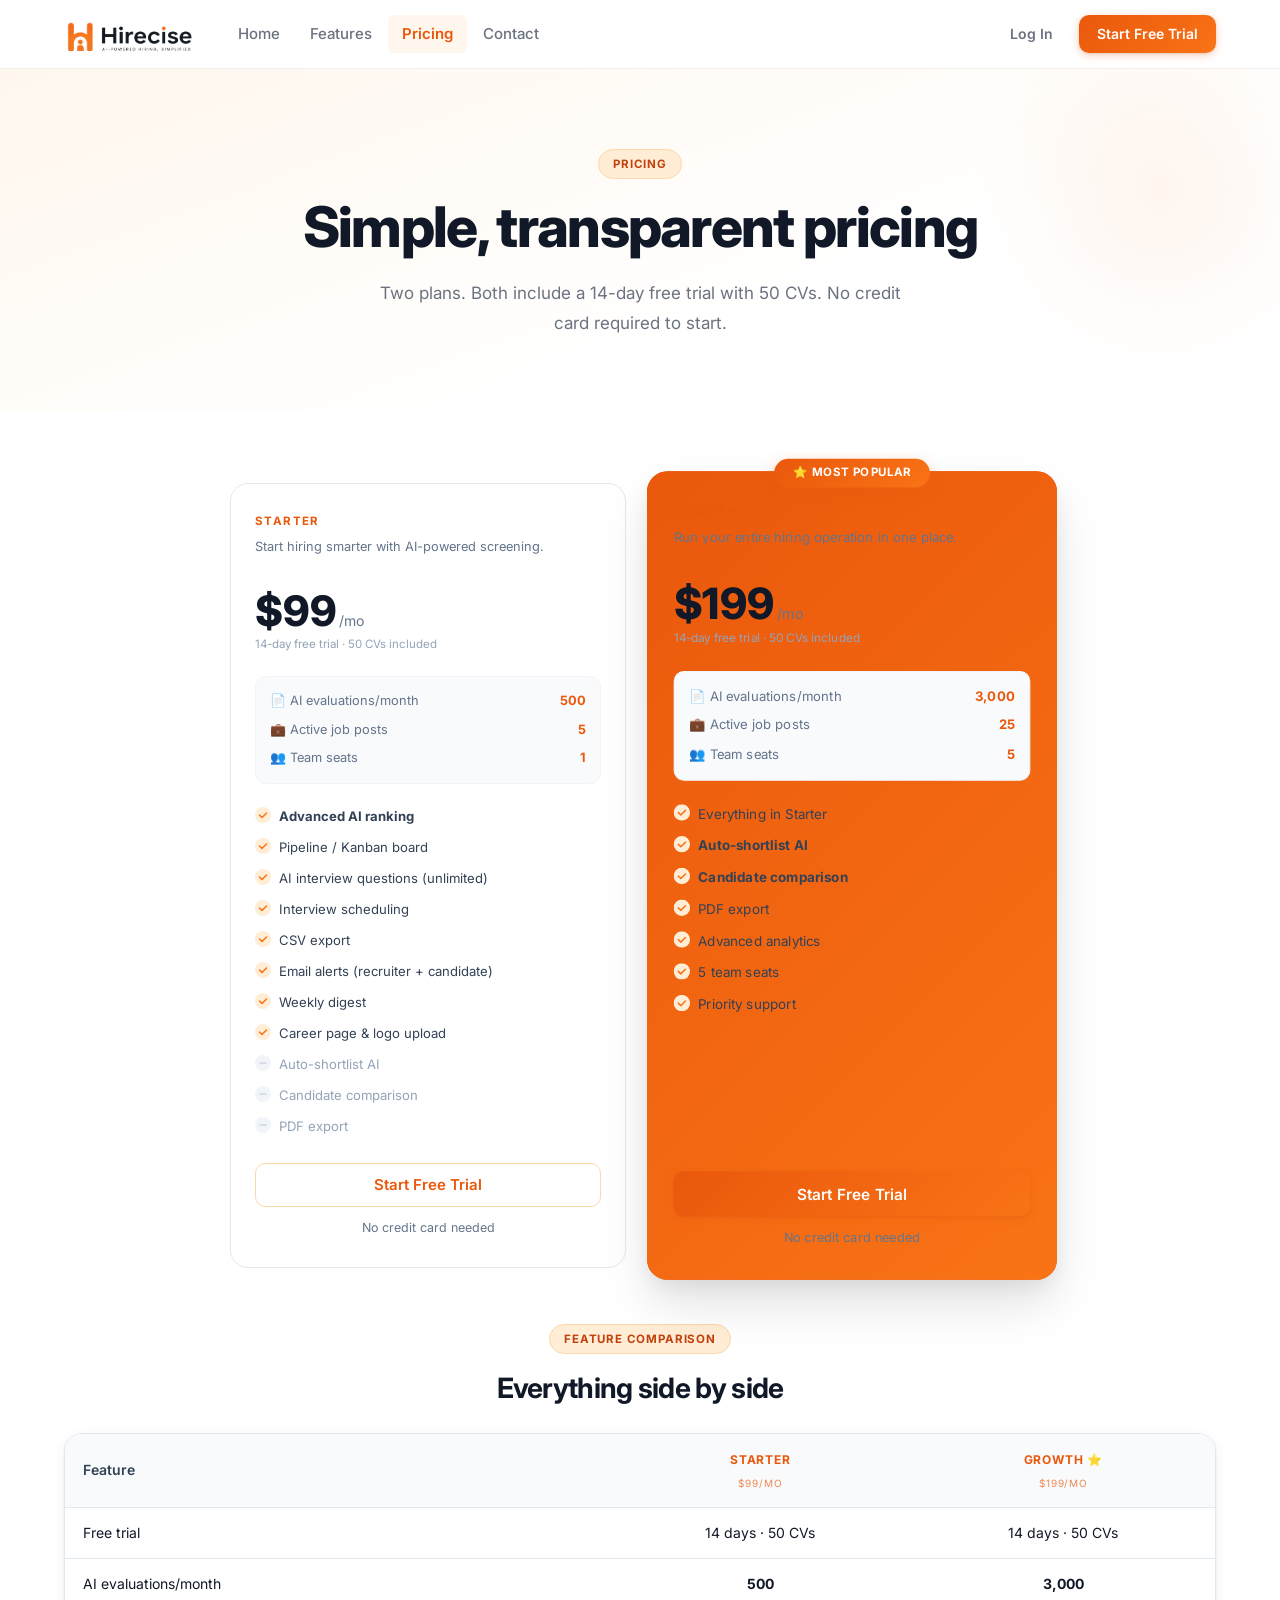
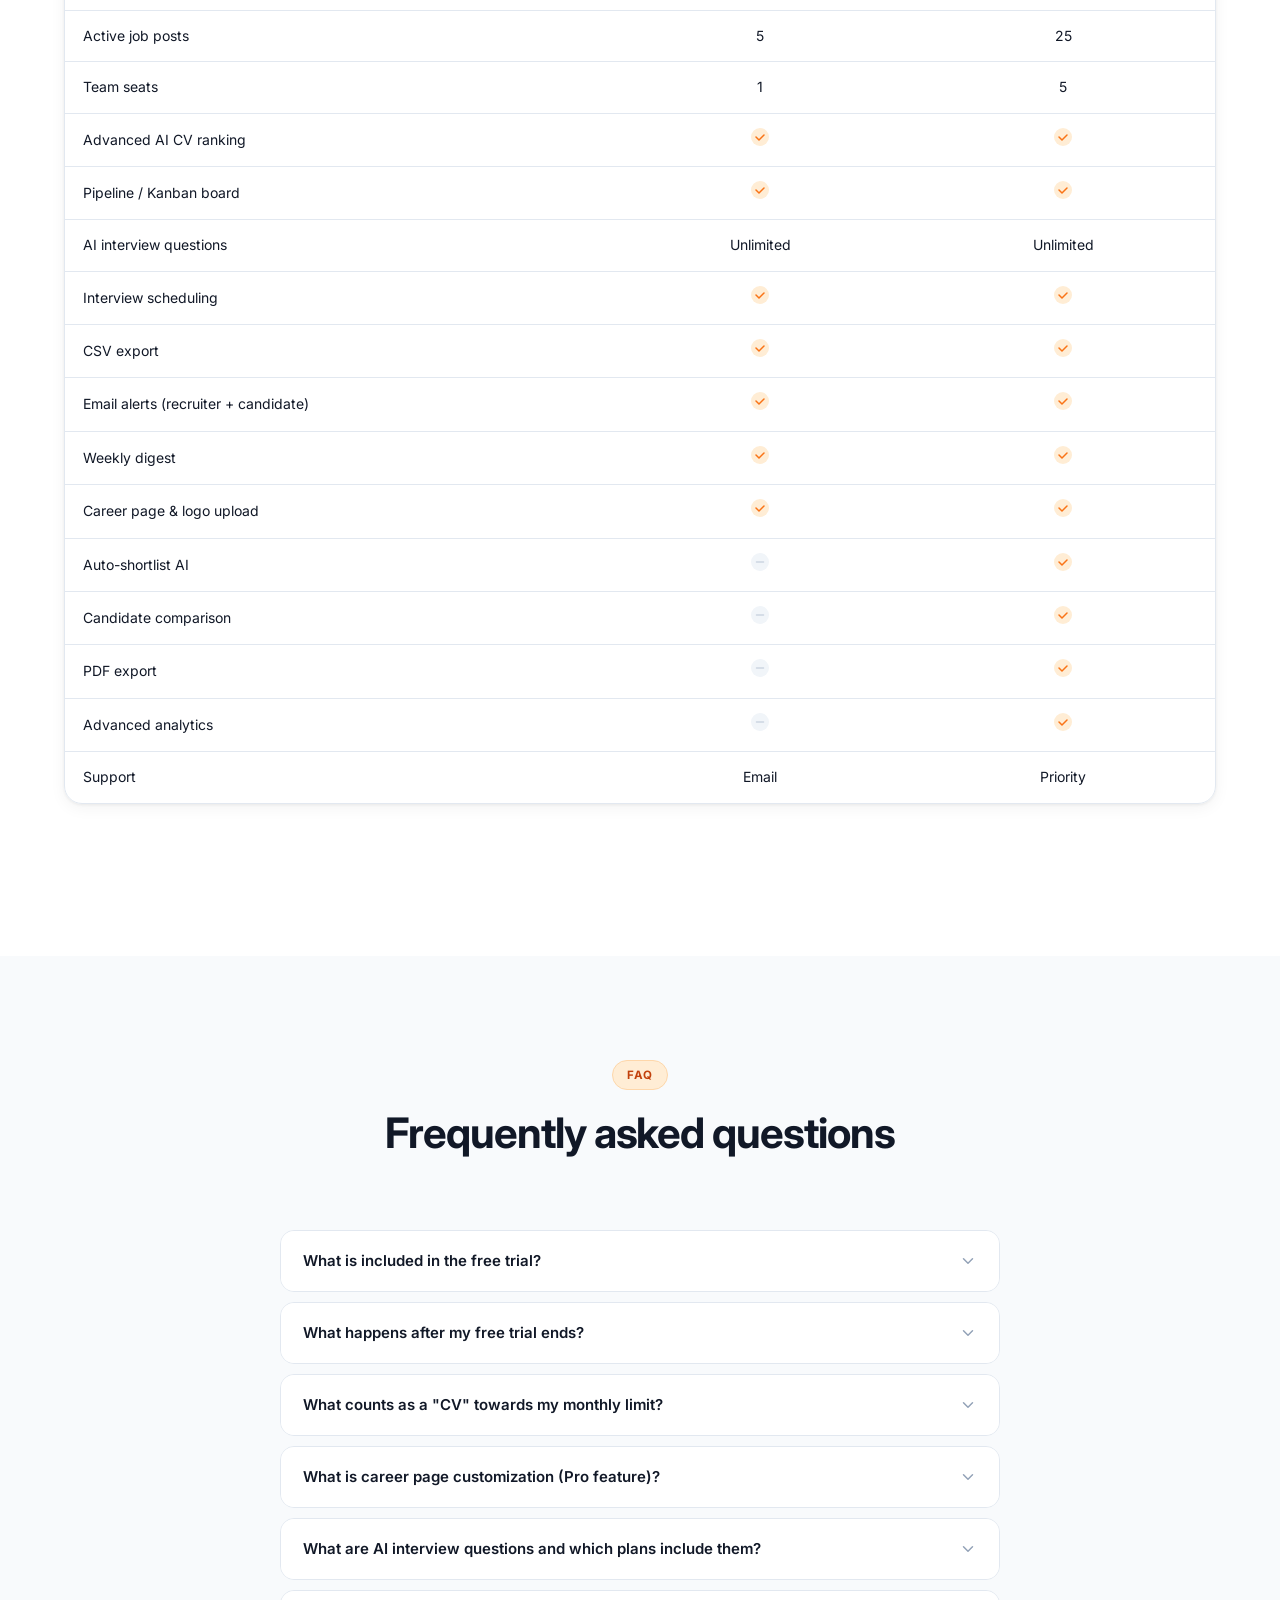
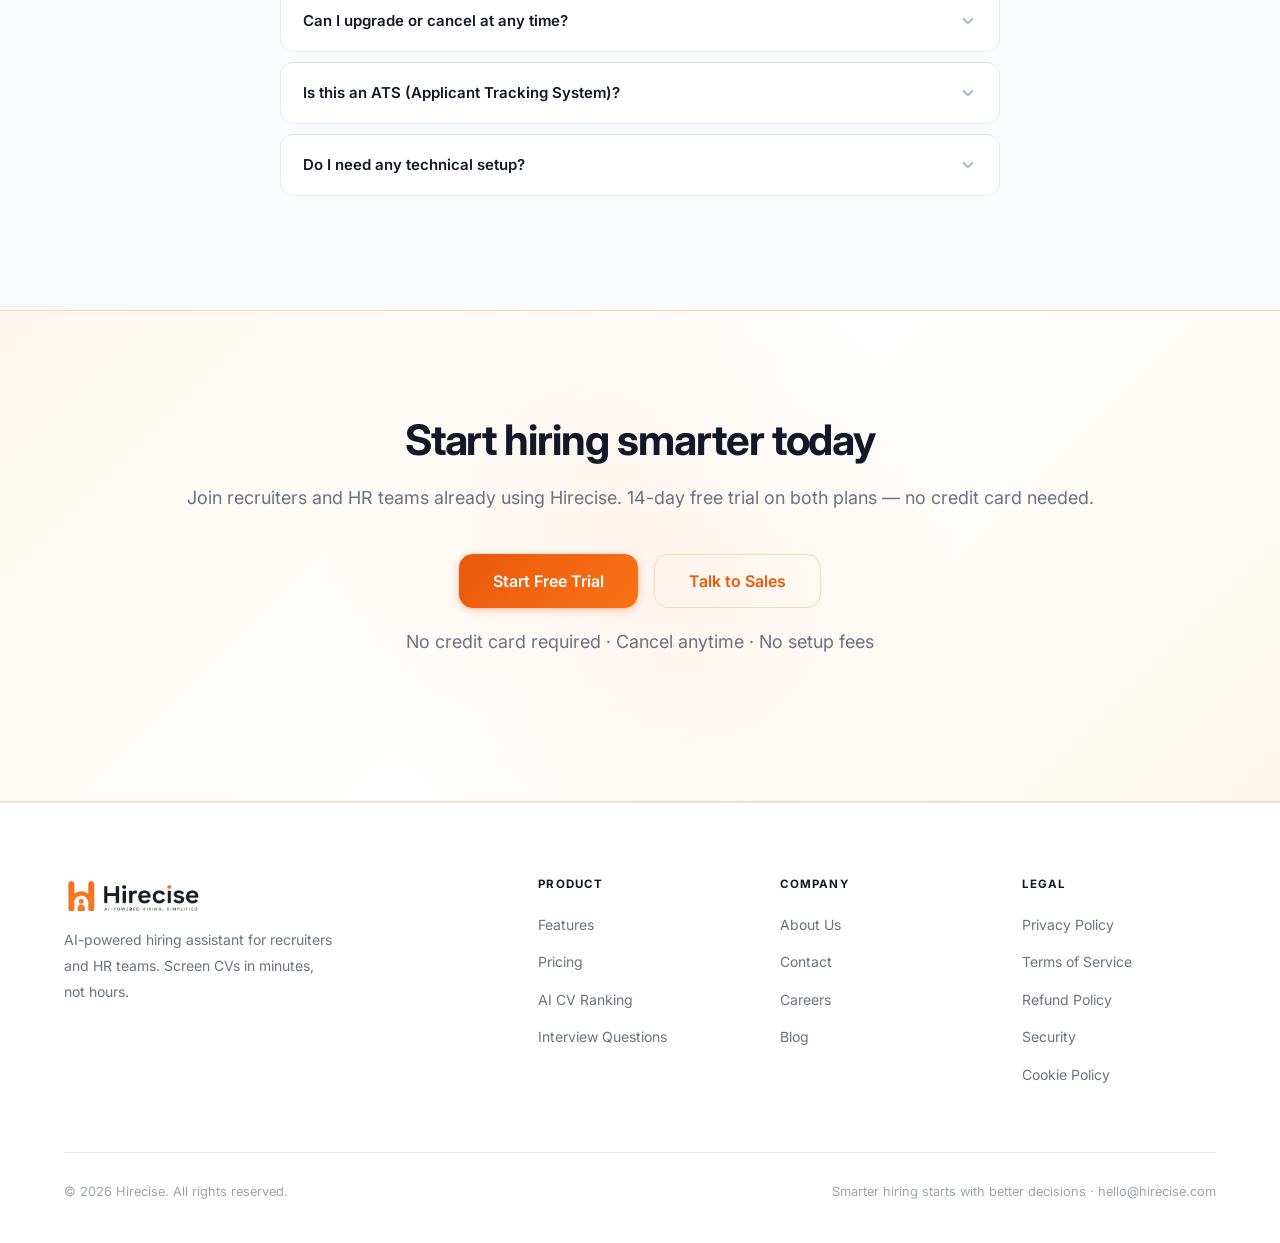
<file: pricing.html>
﻿<!DOCTYPE html>
<html lang="en">
<head>
  <meta charset="UTF-8">
  <meta name="viewport" content="width=device-width, initial-scale=1.0">
  <title>Pricing — Hirecise AI Hiring Assistant</title>
  <meta name="description" content="Hirecise pricing: Starter $99/mo (500 CVs, 14-day free trial) · Growth $199/mo (3,000 CVs + auto-shortlist). No credit card to start.">
  <meta name="keywords" content="Hirecise pricing, AI CV screening price, hiring software cost, recruiter tools pricing">
  <link rel="canonical" href="https://hirecise.com/pricing.html">
  <meta property="og:type"        content="website">
  <meta property="og:url"         content="https://hirecise.com/pricing.html">
  <meta property="og:title"       content="Pricing — Hirecise. Free trial included.">
  <meta property="og:description" content="Starter $99/mo or Growth $199/mo. Both come with a 14-day free trial. No credit card needed.">
  <meta name="twitter:card"       content="summary_large_image">
  <link rel="preconnect" href="https://fonts.googleapis.com">
  <link rel="preconnect" href="https://fonts.gstatic.com" crossorigin>
  <link href="https://fonts.googleapis.com/css2?family=Inter:wght@400;500;600;700;800&display=swap" rel="stylesheet">
  <link rel="stylesheet" href="css/styles.css">
  <link rel="icon" type="image/png" href="assets/favicon.png">
  <link rel="apple-touch-icon" href="assets/favicon.png">
</head>
<body>

<!-- ═══ NAVIGATION ═══════════════════════════════════ -->
<header>
  <nav class="nav" role="navigation" aria-label="Main navigation">
    <div class="container">
      <div class="nav-inner">
        <a href="index.html" class="nav-logo" aria-label="Hirecise home">
          <img src="assets/logo.png" alt="Hirecise" class="logo-img">
        </a>
        <div class="nav-links">
          <a href="index.html">Home</a>
          <a href="features.html" class="">Features</a>
          <a href="pricing.html" class="">Pricing</a>
          <a href="contact.html" class="">Contact</a>
        </div>
        <div class="nav-actions">
          <a href="https://app.hirecise.com/login" class="btn btn-ghost btn-sm">Log In</a>
          <a href="https://app.hirecise.com/register" class="btn btn-primary btn-sm">Start Free Trial</a>
        </div>
        <button class="nav-toggle" aria-label="Toggle navigation" aria-expanded="false">
          <svg class="icon-open" width="22" height="22" viewBox="0 0 24 24" fill="none" stroke="currentColor" stroke-width="2" stroke-linecap="round"><line x1="3" y1="6" x2="21" y2="6"/><line x1="3" y1="12" x2="21" y2="12"/><line x1="3" y1="18" x2="21" y2="18"/></svg>
          <svg class="icon-close" width="22" height="22" viewBox="0 0 24 24" fill="none" stroke="currentColor" stroke-width="2" stroke-linecap="round"><line x1="18" y1="6" x2="6" y2="18"/><line x1="6" y1="6" x2="18" y2="18"/></svg>
        </button>
      </div>
      <div class="nav-mobile">
        <a href="index.html">Home</a>
        <a href="features.html" class="">Features</a>
        <a href="pricing.html" class="">Pricing</a>
        <a href="contact.html" class="">Contact</a>
        <div class="nav-mobile-actions">
          <a href="https://app.hirecise.com/login" class="btn btn-outline">Log In</a>
          <a href="https://app.hirecise.com/register" class="btn btn-primary">Start Free Trial</a>
        </div>
      </div>
    </div>
  </nav>
</header>

<!-- ═══ PAGE HERO ═════════════════════════════════════ -->
<section class="page-hero">
  <div class="container">
    <span class="badge badge-brand">Pricing</span>
    <h1>Simple, transparent pricing</h1>
    <p>Two plans. Both include a 14-day free trial with 50 CVs. No credit card required to start.</p>
  </div>
</section>

<!-- ═══ PRICING CARDS ══════════════════════════════════ -->
<section class="section-sm" aria-labelledby="pricing-heading">
  <div class="container">
    <h2 id="pricing-heading" class="sr-only">Pricing plans</h2>

    <div class="pricing-grid-2" style="display:grid;grid-template-columns:repeat(auto-fit,minmax(300px,1fr));gap:28px;max-width:820px;margin:0 auto;">

      <!-- STARTER -->
      <article class="price-card" aria-labelledby="plan-starter">
        <div class="price-plan" id="plan-starter">Starter</div>
        <p class="price-desc">Start hiring smarter with AI-powered screening.</p>
        <div class="price-amount">
          <span class="price-value">$99</span>
          <span class="price-per">/mo</span>
        </div>
        <p class="price-note">14-day free trial · 50 CVs included</p>
        <div class="price-meta">
          <div class="price-meta-row">
            <span class="price-meta-key">📄 AI evaluations/month</span>
            <span class="price-meta-val accent">500</span>
          </div>
          <div class="price-meta-row">
            <span class="price-meta-key">💼 Active job posts</span>
            <span class="price-meta-val accent">5</span>
          </div>
          <div class="price-meta-row">
            <span class="price-meta-key">👥 Team seats</span>
            <span class="price-meta-val accent">1</span>
          </div>
        </div>
        <ul class="price-features">
          <li>
            <svg width="16" height="16" viewBox="0 0 16 16" fill="none"><circle cx="8" cy="8" r="8" fill="#FFEDD5"/><path d="M4.5 8l2.5 2.5 4.5-4.5" stroke="#F97316" stroke-width="1.5" stroke-linecap="round" stroke-linejoin="round"/></svg>
            <strong>Advanced AI ranking</strong>
          </li>
          <li>
            <svg width="16" height="16" viewBox="0 0 16 16" fill="none"><circle cx="8" cy="8" r="8" fill="#FFEDD5"/><path d="M4.5 8l2.5 2.5 4.5-4.5" stroke="#F97316" stroke-width="1.5" stroke-linecap="round" stroke-linejoin="round"/></svg>
            Pipeline / Kanban board
          </li>
          <li>
            <svg width="16" height="16" viewBox="0 0 16 16" fill="none"><circle cx="8" cy="8" r="8" fill="#FFEDD5"/><path d="M4.5 8l2.5 2.5 4.5-4.5" stroke="#F97316" stroke-width="1.5" stroke-linecap="round" stroke-linejoin="round"/></svg>
            AI interview questions (unlimited)
          </li>
          <li>
            <svg width="16" height="16" viewBox="0 0 16 16" fill="none"><circle cx="8" cy="8" r="8" fill="#FFEDD5"/><path d="M4.5 8l2.5 2.5 4.5-4.5" stroke="#F97316" stroke-width="1.5" stroke-linecap="round" stroke-linejoin="round"/></svg>
            Interview scheduling
          </li>
          <li>
            <svg width="16" height="16" viewBox="0 0 16 16" fill="none"><circle cx="8" cy="8" r="8" fill="#FFEDD5"/><path d="M4.5 8l2.5 2.5 4.5-4.5" stroke="#F97316" stroke-width="1.5" stroke-linecap="round" stroke-linejoin="round"/></svg>
            CSV export
          </li>
          <li>
            <svg width="16" height="16" viewBox="0 0 16 16" fill="none"><circle cx="8" cy="8" r="8" fill="#FFEDD5"/><path d="M4.5 8l2.5 2.5 4.5-4.5" stroke="#F97316" stroke-width="1.5" stroke-linecap="round" stroke-linejoin="round"/></svg>
            Email alerts (recruiter + candidate)
          </li>
          <li>
            <svg width="16" height="16" viewBox="0 0 16 16" fill="none"><circle cx="8" cy="8" r="8" fill="#FFEDD5"/><path d="M4.5 8l2.5 2.5 4.5-4.5" stroke="#F97316" stroke-width="1.5" stroke-linecap="round" stroke-linejoin="round"/></svg>
            Weekly digest
          </li>
          <li>
            <svg width="16" height="16" viewBox="0 0 16 16" fill="none"><circle cx="8" cy="8" r="8" fill="#FFEDD5"/><path d="M4.5 8l2.5 2.5 4.5-4.5" stroke="#F97316" stroke-width="1.5" stroke-linecap="round" stroke-linejoin="round"/></svg>
            Career page & logo upload
          </li>
          <li class="off">
            <svg width="16" height="16" viewBox="0 0 16 16" fill="none"><circle cx="8" cy="8" r="8" fill="#f1f5f9"/><line x1="5" y1="8" x2="11" y2="8" stroke="#cbd5e1" stroke-width="1.5" stroke-linecap="round"/></svg>
            Auto-shortlist AI
          </li>
          <li class="off">
            <svg width="16" height="16" viewBox="0 0 16 16" fill="none"><circle cx="8" cy="8" r="8" fill="#f1f5f9"/><line x1="5" y1="8" x2="11" y2="8" stroke="#cbd5e1" stroke-width="1.5" stroke-linecap="round"/></svg>
            Candidate comparison
          </li>
          <li class="off">
            <svg width="16" height="16" viewBox="0 0 16 16" fill="none"><circle cx="8" cy="8" r="8" fill="#f1f5f9"/><line x1="5" y1="8" x2="11" y2="8" stroke="#cbd5e1" stroke-width="1.5" stroke-linecap="round"/></svg>
            PDF export
          </li>
        </ul>
        <a href="https://app.hirecise.com/register" class="btn btn-outline">Start Free Trial</a>
        <p style="text-align:center;font-size:0.78rem;color:#64748b;margin-top:10px;">No credit card needed</p>
      </article>

      <!-- GROWTH -->
      <article class="price-card popular" aria-labelledby="plan-growth">
        <div class="popular-badge">⭐ Most Popular</div>
        <div class="price-plan" id="plan-growth">Growth</div>
        <p class="price-desc">Run your entire hiring operation in one place.</p>
        <div class="price-amount">
          <span class="price-value">$199</span>
          <span class="price-per">/mo</span>
        </div>
        <p class="price-note">14-day free trial · 50 CVs included</p>
        <div class="price-meta">
          <div class="price-meta-row">
            <span class="price-meta-key">📄 AI evaluations/month</span>
            <span class="price-meta-val accent">3,000</span>
          </div>
          <div class="price-meta-row">
            <span class="price-meta-key">💼 Active job posts</span>
            <span class="price-meta-val accent">25</span>
          </div>
          <div class="price-meta-row">
            <span class="price-meta-key">👥 Team seats</span>
            <span class="price-meta-val accent">5</span>
          </div>
        </div>
        <ul class="price-features">
          <li>
            <svg width="16" height="16" viewBox="0 0 16 16" fill="none"><circle cx="8" cy="8" r="8" fill="#FFEDD5"/><path d="M4.5 8l2.5 2.5 4.5-4.5" stroke="#F97316" stroke-width="1.5" stroke-linecap="round" stroke-linejoin="round"/></svg>
            Everything in Starter
          </li>
          <li>
            <svg width="16" height="16" viewBox="0 0 16 16" fill="none"><circle cx="8" cy="8" r="8" fill="#FFEDD5"/><path d="M4.5 8l2.5 2.5 4.5-4.5" stroke="#F97316" stroke-width="1.5" stroke-linecap="round" stroke-linejoin="round"/></svg>
            <strong>Auto-shortlist AI</strong>
          </li>
          <li>
            <svg width="16" height="16" viewBox="0 0 16 16" fill="none"><circle cx="8" cy="8" r="8" fill="#FFEDD5"/><path d="M4.5 8l2.5 2.5 4.5-4.5" stroke="#F97316" stroke-width="1.5" stroke-linecap="round" stroke-linejoin="round"/></svg>
            <strong>Candidate comparison</strong>
          </li>
          <li>
            <svg width="16" height="16" viewBox="0 0 16 16" fill="none"><circle cx="8" cy="8" r="8" fill="#FFEDD5"/><path d="M4.5 8l2.5 2.5 4.5-4.5" stroke="#F97316" stroke-width="1.5" stroke-linecap="round" stroke-linejoin="round"/></svg>
            PDF export
          </li>
          <li>
            <svg width="16" height="16" viewBox="0 0 16 16" fill="none"><circle cx="8" cy="8" r="8" fill="#FFEDD5"/><path d="M4.5 8l2.5 2.5 4.5-4.5" stroke="#F97316" stroke-width="1.5" stroke-linecap="round" stroke-linejoin="round"/></svg>
            Advanced analytics
          </li>
          <li>
            <svg width="16" height="16" viewBox="0 0 16 16" fill="none"><circle cx="8" cy="8" r="8" fill="#FFEDD5"/><path d="M4.5 8l2.5 2.5 4.5-4.5" stroke="#F97316" stroke-width="1.5" stroke-linecap="round" stroke-linejoin="round"/></svg>
            5 team seats
          </li>
          <li>
            <svg width="16" height="16" viewBox="0 0 16 16" fill="none"><circle cx="8" cy="8" r="8" fill="#FFEDD5"/><path d="M4.5 8l2.5 2.5 4.5-4.5" stroke="#F97316" stroke-width="1.5" stroke-linecap="round" stroke-linejoin="round"/></svg>
            Priority support
          </li>
        </ul>
        <a href="https://app.hirecise.com/register" class="btn btn-primary">Start Free Trial</a>
        <p style="text-align:center;font-size:0.78rem;color:#64748b;margin-top:10px;">No credit card needed</p>
      </article>
    </div>

    <!-- Comparison table -->
    <div class="section-header" style="margin-bottom:28px;margin-top:56px;">
      <span class="badge badge-brand">Feature Comparison</span>
      <h2 style="font-size:1.75rem;">Everything side by side</h2>
    </div>
    <p class="compare-scroll-hint">← Swipe to compare plans →</p>
    <div class="compare-wrap">
      <table class="compare-table" aria-label="Plan feature comparison">
        <thead>
          <tr>
            <th>Feature</th>
            <th><span class="plan-col">Starter<br><small style="font-weight:400;opacity:0.7;">$99/mo</small></span></th>
            <th><span class="plan-col">Growth ⭐<br><small style="font-weight:400;opacity:0.7;">$199/mo</small></span></th>
          </tr>
        </thead>
        <tbody>
          <tr>
            <td>Free trial</td>
            <td>14 days · 50 CVs</td>
            <td>14 days · 50 CVs</td>
          </tr>
          <tr>
            <td>AI evaluations/month</td>
            <td><strong>500</strong></td>
            <td><strong>3,000</strong></td>
          </tr>
          <tr>
            <td>Active job posts</td>
            <td>5</td>
            <td>25</td>
          </tr>
          <tr>
            <td>Team seats</td>
            <td>1</td>
            <td>5</td>
          </tr>
          <tr>
            <td>Advanced AI CV ranking</td>
            <td><svg class="compare-check" width="18" height="18" viewBox="0 0 18 18" fill="none"><circle cx="9" cy="9" r="9" fill="#FFEDD5"/><path d="M5 9l3 3 5-5" stroke="#F97316" stroke-width="1.5" stroke-linecap="round" stroke-linejoin="round"/></svg></td>
            <td><svg class="compare-check" width="18" height="18" viewBox="0 0 18 18" fill="none"><circle cx="9" cy="9" r="9" fill="#FFEDD5"/><path d="M5 9l3 3 5-5" stroke="#F97316" stroke-width="1.5" stroke-linecap="round" stroke-linejoin="round"/></svg></td>
          </tr>
          <tr>
            <td>Pipeline / Kanban board</td>
            <td><svg class="compare-check" width="18" height="18" viewBox="0 0 18 18" fill="none"><circle cx="9" cy="9" r="9" fill="#FFEDD5"/><path d="M5 9l3 3 5-5" stroke="#F97316" stroke-width="1.5" stroke-linecap="round" stroke-linejoin="round"/></svg></td>
            <td><svg class="compare-check" width="18" height="18" viewBox="0 0 18 18" fill="none"><circle cx="9" cy="9" r="9" fill="#FFEDD5"/><path d="M5 9l3 3 5-5" stroke="#F97316" stroke-width="1.5" stroke-linecap="round" stroke-linejoin="round"/></svg></td>
          </tr>
          <tr>
            <td>AI interview questions</td>
            <td>Unlimited</td>
            <td>Unlimited</td>
          </tr>
          <tr>
            <td>Interview scheduling</td>
            <td><svg class="compare-check" width="18" height="18" viewBox="0 0 18 18" fill="none"><circle cx="9" cy="9" r="9" fill="#FFEDD5"/><path d="M5 9l3 3 5-5" stroke="#F97316" stroke-width="1.5" stroke-linecap="round" stroke-linejoin="round"/></svg></td>
            <td><svg class="compare-check" width="18" height="18" viewBox="0 0 18 18" fill="none"><circle cx="9" cy="9" r="9" fill="#FFEDD5"/><path d="M5 9l3 3 5-5" stroke="#F97316" stroke-width="1.5" stroke-linecap="round" stroke-linejoin="round"/></svg></td>
          </tr>
          <tr>
            <td>CSV export</td>
            <td><svg class="compare-check" width="18" height="18" viewBox="0 0 18 18" fill="none"><circle cx="9" cy="9" r="9" fill="#FFEDD5"/><path d="M5 9l3 3 5-5" stroke="#F97316" stroke-width="1.5" stroke-linecap="round" stroke-linejoin="round"/></svg></td>
            <td><svg class="compare-check" width="18" height="18" viewBox="0 0 18 18" fill="none"><circle cx="9" cy="9" r="9" fill="#FFEDD5"/><path d="M5 9l3 3 5-5" stroke="#F97316" stroke-width="1.5" stroke-linecap="round" stroke-linejoin="round"/></svg></td>
          </tr>
          <tr>
            <td>Email alerts (recruiter + candidate)</td>
            <td><svg class="compare-check" width="18" height="18" viewBox="0 0 18 18" fill="none"><circle cx="9" cy="9" r="9" fill="#FFEDD5"/><path d="M5 9l3 3 5-5" stroke="#F97316" stroke-width="1.5" stroke-linecap="round" stroke-linejoin="round"/></svg></td>
            <td><svg class="compare-check" width="18" height="18" viewBox="0 0 18 18" fill="none"><circle cx="9" cy="9" r="9" fill="#FFEDD5"/><path d="M5 9l3 3 5-5" stroke="#F97316" stroke-width="1.5" stroke-linecap="round" stroke-linejoin="round"/></svg></td>
          </tr>
          <tr>
            <td>Weekly digest</td>
            <td><svg class="compare-check" width="18" height="18" viewBox="0 0 18 18" fill="none"><circle cx="9" cy="9" r="9" fill="#FFEDD5"/><path d="M5 9l3 3 5-5" stroke="#F97316" stroke-width="1.5" stroke-linecap="round" stroke-linejoin="round"/></svg></td>
            <td><svg class="compare-check" width="18" height="18" viewBox="0 0 18 18" fill="none"><circle cx="9" cy="9" r="9" fill="#FFEDD5"/><path d="M5 9l3 3 5-5" stroke="#F97316" stroke-width="1.5" stroke-linecap="round" stroke-linejoin="round"/></svg></td>
          </tr>
          <tr>
            <td>Career page & logo upload</td>
            <td><svg class="compare-check" width="18" height="18" viewBox="0 0 18 18" fill="none"><circle cx="9" cy="9" r="9" fill="#FFEDD5"/><path d="M5 9l3 3 5-5" stroke="#F97316" stroke-width="1.5" stroke-linecap="round" stroke-linejoin="round"/></svg></td>
            <td><svg class="compare-check" width="18" height="18" viewBox="0 0 18 18" fill="none"><circle cx="9" cy="9" r="9" fill="#FFEDD5"/><path d="M5 9l3 3 5-5" stroke="#F97316" stroke-width="1.5" stroke-linecap="round" stroke-linejoin="round"/></svg></td>
          </tr>
          <tr>
            <td>Auto-shortlist AI</td>
            <td><svg class="compare-dash" width="18" height="18" viewBox="0 0 18 18" fill="none"><circle cx="9" cy="9" r="9" fill="#f1f5f9"/><line x1="5.5" y1="9" x2="12.5" y2="9" stroke="#cbd5e1" stroke-width="1.5" stroke-linecap="round"/></svg></td>
            <td><svg class="compare-check" width="18" height="18" viewBox="0 0 18 18" fill="none"><circle cx="9" cy="9" r="9" fill="#FFEDD5"/><path d="M5 9l3 3 5-5" stroke="#F97316" stroke-width="1.5" stroke-linecap="round" stroke-linejoin="round"/></svg></td>
          </tr>
          <tr>
            <td>Candidate comparison</td>
            <td><svg class="compare-dash" width="18" height="18" viewBox="0 0 18 18" fill="none"><circle cx="9" cy="9" r="9" fill="#f1f5f9"/><line x1="5.5" y1="9" x2="12.5" y2="9" stroke="#cbd5e1" stroke-width="1.5" stroke-linecap="round"/></svg></td>
            <td><svg class="compare-check" width="18" height="18" viewBox="0 0 18 18" fill="none"><circle cx="9" cy="9" r="9" fill="#FFEDD5"/><path d="M5 9l3 3 5-5" stroke="#F97316" stroke-width="1.5" stroke-linecap="round" stroke-linejoin="round"/></svg></td>
          </tr>
          <tr>
            <td>PDF export</td>
            <td><svg class="compare-dash" width="18" height="18" viewBox="0 0 18 18" fill="none"><circle cx="9" cy="9" r="9" fill="#f1f5f9"/><line x1="5.5" y1="9" x2="12.5" y2="9" stroke="#cbd5e1" stroke-width="1.5" stroke-linecap="round"/></svg></td>
            <td><svg class="compare-check" width="18" height="18" viewBox="0 0 18 18" fill="none"><circle cx="9" cy="9" r="9" fill="#FFEDD5"/><path d="M5 9l3 3 5-5" stroke="#F97316" stroke-width="1.5" stroke-linecap="round" stroke-linejoin="round"/></svg></td>
          </tr>
          <tr>
            <td>Advanced analytics</td>
            <td><svg class="compare-dash" width="18" height="18" viewBox="0 0 18 18" fill="none"><circle cx="9" cy="9" r="9" fill="#f1f5f9"/><line x1="5.5" y1="9" x2="12.5" y2="9" stroke="#cbd5e1" stroke-width="1.5" stroke-linecap="round"/></svg></td>
            <td><svg class="compare-check" width="18" height="18" viewBox="0 0 18 18" fill="none"><circle cx="9" cy="9" r="9" fill="#FFEDD5"/><path d="M5 9l3 3 5-5" stroke="#F97316" stroke-width="1.5" stroke-linecap="round" stroke-linejoin="round"/></svg></td>
          </tr>
          <tr>
            <td>Support</td>
            <td>Email</td>
            <td>Priority</td>
          </tr>
        </tbody>
      </table>
    </div>
  </div>
</section>

<!-- ═══ FAQ ═══════════════════════════════════════════ -->
<section class="section testimonials" aria-labelledby="faq-heading">
  <div class="container">
    <div class="section-header">
      <span class="badge badge-brand">FAQ</span>
      <h2 id="faq-heading">Frequently asked questions</h2>
    </div>
    <div class="faq-list">

      <div class="faq-item">
        <button class="faq-q" aria-expanded="false">
          What is included in the free trial?
          <svg width="18" height="18" viewBox="0 0 24 24" fill="none" stroke="currentColor" stroke-width="2" stroke-linecap="round" stroke-linejoin="round"><polyline points="6 9 12 15 18 9"/></svg>
        </button>
        <div class="faq-a">Both plans come with a 14-day free trial that includes up to 50 AI evaluations. You get full access to all features on your chosen plan — no credit card required to start.</div>
      </div>

      <div class="faq-item">
        <button class="faq-q" aria-expanded="false">
          What happens after my free trial ends?
          <svg width="18" height="18" viewBox="0 0 24 24" fill="none" stroke="currentColor" stroke-width="2" stroke-linecap="round" stroke-linejoin="round"><polyline points="6 9 12 15 18 9"/></svg>
        </button>
        <div class="faq-a">After your 14-day trial, you'll be moved to your chosen plan. We send a reminder 2 days before so you're never surprised. If you decide not to continue, simply cancel during the trial at no charge.</div>
      </div>

      <div class="faq-item">
        <button class="faq-q" aria-expanded="false">
          What counts as a "CV" towards my monthly limit?
          <svg width="18" height="18" viewBox="0 0 24 24" fill="none" stroke="currentColor" stroke-width="2" stroke-linecap="round" stroke-linejoin="round"><polyline points="6 9 12 15 18 9"/></svg>
        </button>
        <div class="faq-a">Each CV submitted through your career page and scored by the AI counts as 1 evaluation towards your monthly limit. Your limit resets on the 1st of each month. Starter includes 500/month; Growth includes 3,000/month.</div>
      </div>

      <div class="faq-item">
        <button class="faq-q" aria-expanded="false">
          What is career page customization (Pro feature)?
          <svg width="18" height="18" viewBox="0 0 24 24" fill="none" stroke="currentColor" stroke-width="2" stroke-linecap="round" stroke-linejoin="round"><polyline points="6 9 12 15 18 9"/></svg>
        </button>
        <div class="faq-a">On both Starter and Growth plans, your public job listings page can show your company logo and branding. Candidates applying to your roles see a branded experience. Logo upload and career page customization are included on all paid plans.</div>
      </div>

      <div class="faq-item">
        <button class="faq-q" aria-expanded="false">
          What are AI interview questions and which plans include them?
          <svg width="18" height="18" viewBox="0 0 24 24" fill="none" stroke="currentColor" stroke-width="2" stroke-linecap="round" stroke-linejoin="round"><polyline points="6 9 12 15 18 9"/></svg>
        </button>
        <div class="faq-a">AI interview questions are automatically generated for each candidate based on their CV and your job requirements. They include technical, behavioral, and role-specific questions. Unlimited on both Starter and Growth plans.</div>
      </div>

      <div class="faq-item">
        <button class="faq-q" aria-expanded="false">
          Can I upgrade or cancel at any time?
          <svg width="18" height="18" viewBox="0 0 24 24" fill="none" stroke="currentColor" stroke-width="2" stroke-linecap="round" stroke-linejoin="round"><polyline points="6 9 12 15 18 9"/></svg>
        </button>
        <div class="faq-a">Yes. You can upgrade from Starter to Growth at any time — the change takes effect immediately. Cancellations apply at the end of your current billing period so you keep full access until then. No cancellation fees, no questions asked.</div>
      </div>

      <div class="faq-item">
        <button class="faq-q" aria-expanded="false">
          Is this an ATS (Applicant Tracking System)?
          <svg width="18" height="18" viewBox="0 0 24 24" fill="none" stroke="currentColor" stroke-width="2" stroke-linecap="round" stroke-linejoin="round"><polyline points="6 9 12 15 18 9"/></svg>
        </button>
        <div class="faq-a">Hirecise is a lightweight AI hiring assistant focused on CV screening, ranking, and shortlisting. It includes a Kanban pipeline to track candidates but is not a full enterprise ATS. It's designed to solve CV overload without complexity.</div>
      </div>

      <div class="faq-item">
        <button class="faq-q" aria-expanded="false">
          Do I need any technical setup?
          <svg width="18" height="18" viewBox="0 0 24 24" fill="none" stroke="currentColor" stroke-width="2" stroke-linecap="round" stroke-linejoin="round"><polyline points="6 9 12 15 18 9"/></svg>
        </button>
        <div class="faq-a">No technical setup required. Create an account, post a job, and candidates can apply through your unique career page. Most users are up and running within minutes of signing up.</div>
      </div>

    </div>
  </div>
</section>

<!-- ═══ CTA ════════════════════════════════════════════ -->
<section class="cta-section" aria-labelledby="pricing-cta-heading">
  <div class="container">
    <h2 id="pricing-cta-heading">Start hiring smarter today</h2>
    <p>Join recruiters and HR teams already using Hirecise. 14-day free trial on both plans — no credit card needed.</p>
    <div class="cta-actions">
      <a href="https://app.hirecise.com/register" class="btn btn-primary btn-lg">Start Free Trial</a>
      <a href="contact.html" class="btn btn-outline btn-lg">Talk to Sales</a>
    </div>
    <p class="cta-note">No credit card required · Cancel anytime · No setup fees</p>
  </div>
</section>

<!-- ═══ FOOTER ════════════════════════════════════════ -->
<footer class="site-footer">
  <div class="container">
    <div class="footer-grid">
      <div class="footer-brand">
        <a href="index.html" class="nav-logo" aria-label="Hirecise home">
          <img src="assets/logo.png" alt="Hirecise" class="logo-img" style="height:36px;">
        </a>
        <p>AI-powered hiring assistant for recruiters and HR teams. Screen CVs in minutes, not hours.</p>
      </div>
      <div class="footer-col">
        <h5>Product</h5>
        <ul>
          <li><a href="features.html" class="">Features</a></li>
          <li><a href="pricing.html" class="">Pricing</a></li>
          <li><a href="features.html#ai-scoring">AI CV Ranking</a></li>
          <li><a href="features.html#interview">Interview Questions</a></li>
        </ul>
      </div>
      <div class="footer-col">
        <h5>Company</h5>
        <ul>
          <li><a href="contact.html" class="">About Us</a></li>
          <li><a href="contact.html" class="">Contact</a></li>
          <li><a href="contact.html" class="">Careers</a></li>
          <li><a href="contact.html" class="">Blog</a></li>
        </ul>
      </div>
      <div class="footer-col">
        <h5>Legal</h5>
        <ul>
          <li><a href="privacy.html">Privacy Policy</a></li>
          <li><a href="terms.html">Terms of Service</a></li>
          <li><a href="refund.html">Refund Policy</a></li>
          <li><a href="security.html">Security</a></li>
          <li><a href="cookies.html">Cookie Policy</a></li>
        </ul>
      </div>
    </div>
    <div class="footer-bottom">
      <p>&copy; 2026 Hirecise. All rights reserved.</p>
      <p>Smarter hiring starts with better decisions &middot; <a href="mailto:hello@hirecise.com">hello@hirecise.com</a></p>
    </div>
  </div>
</footer>

<script src="js/main.js"></script>
</body>
</html>
</file>
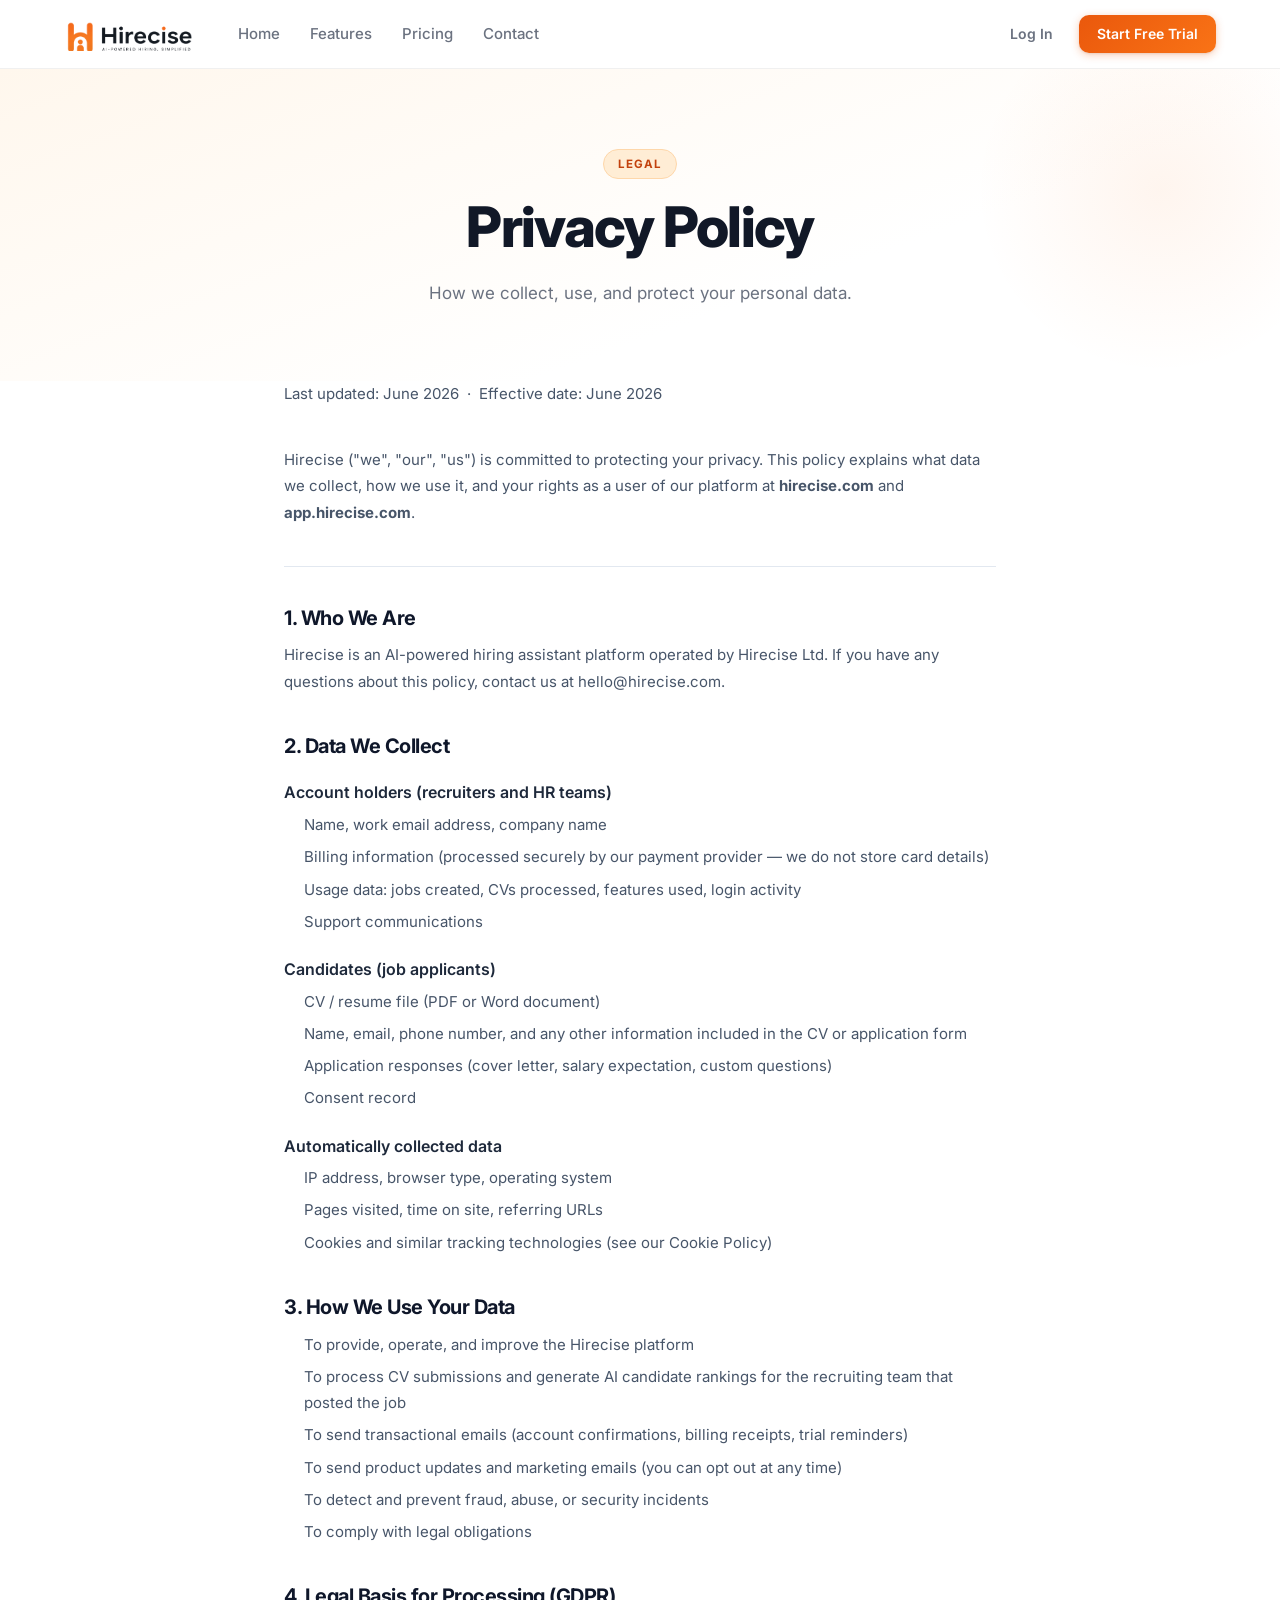
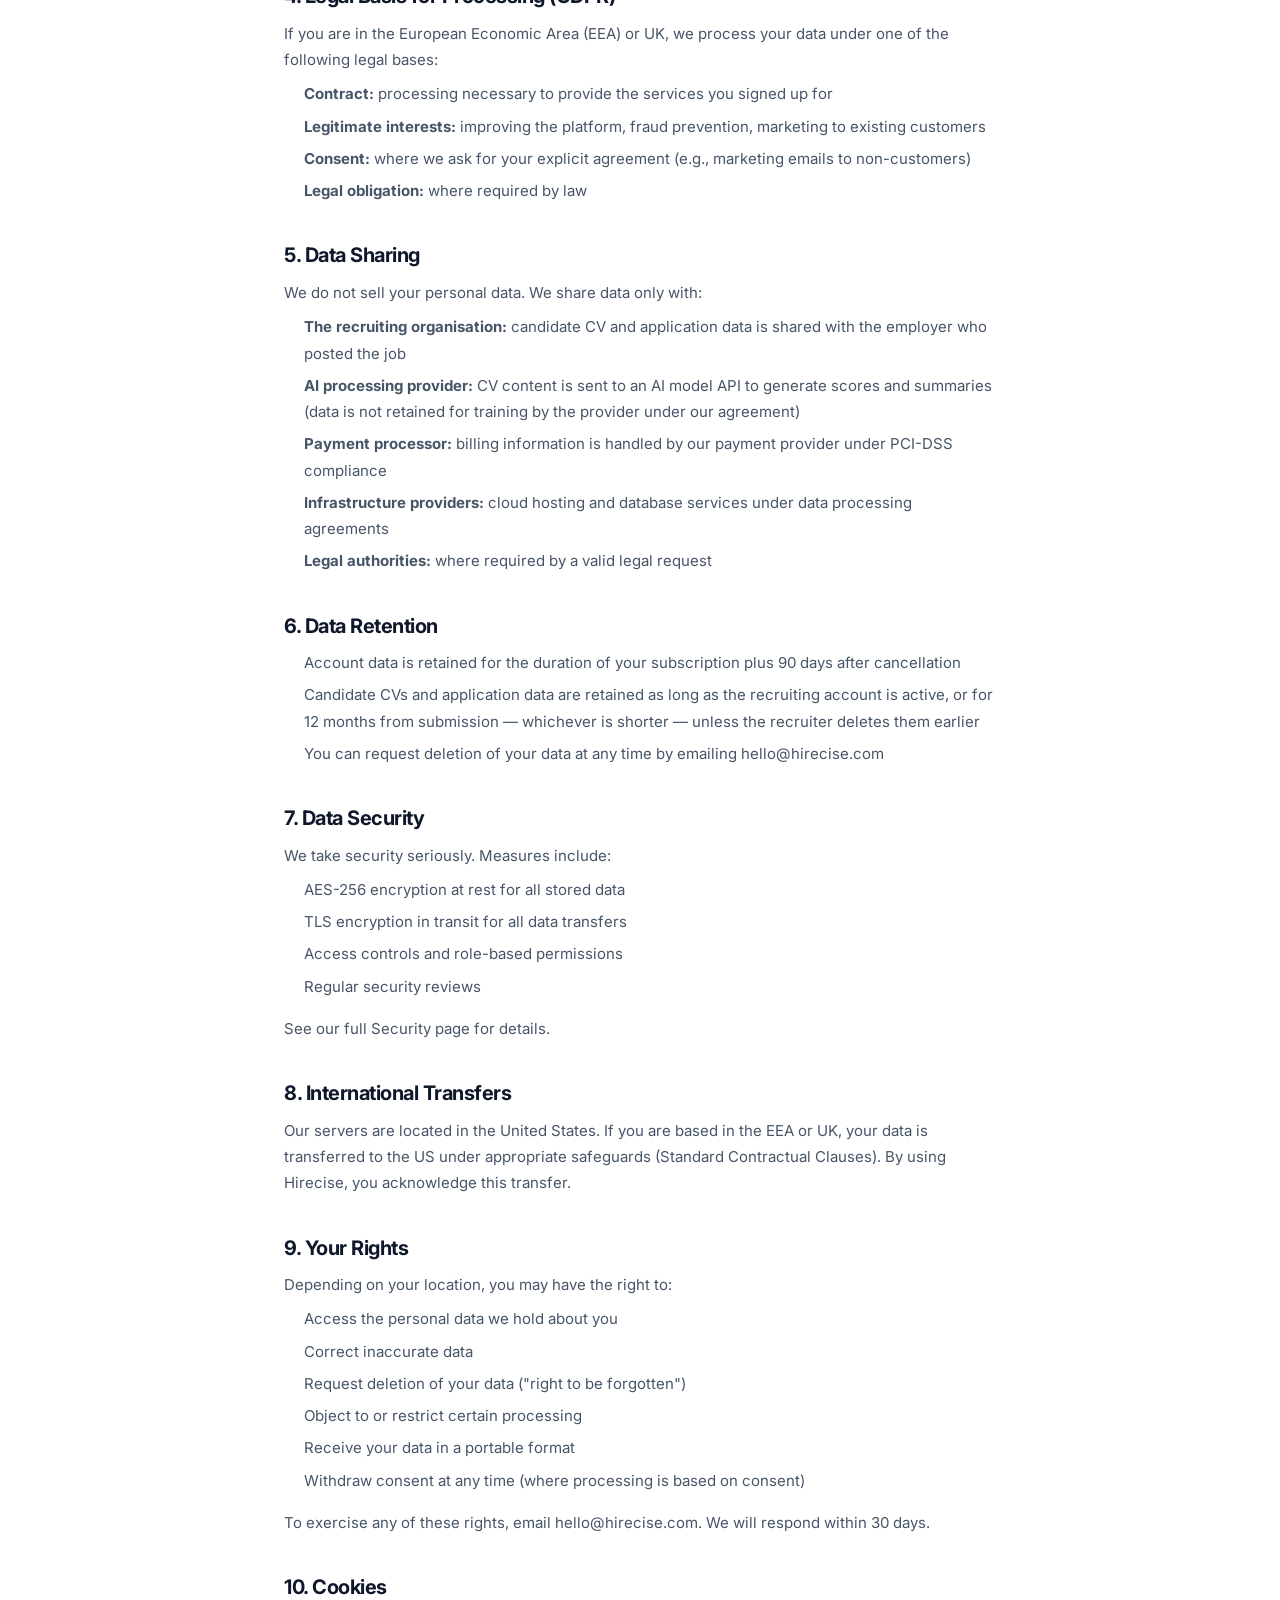
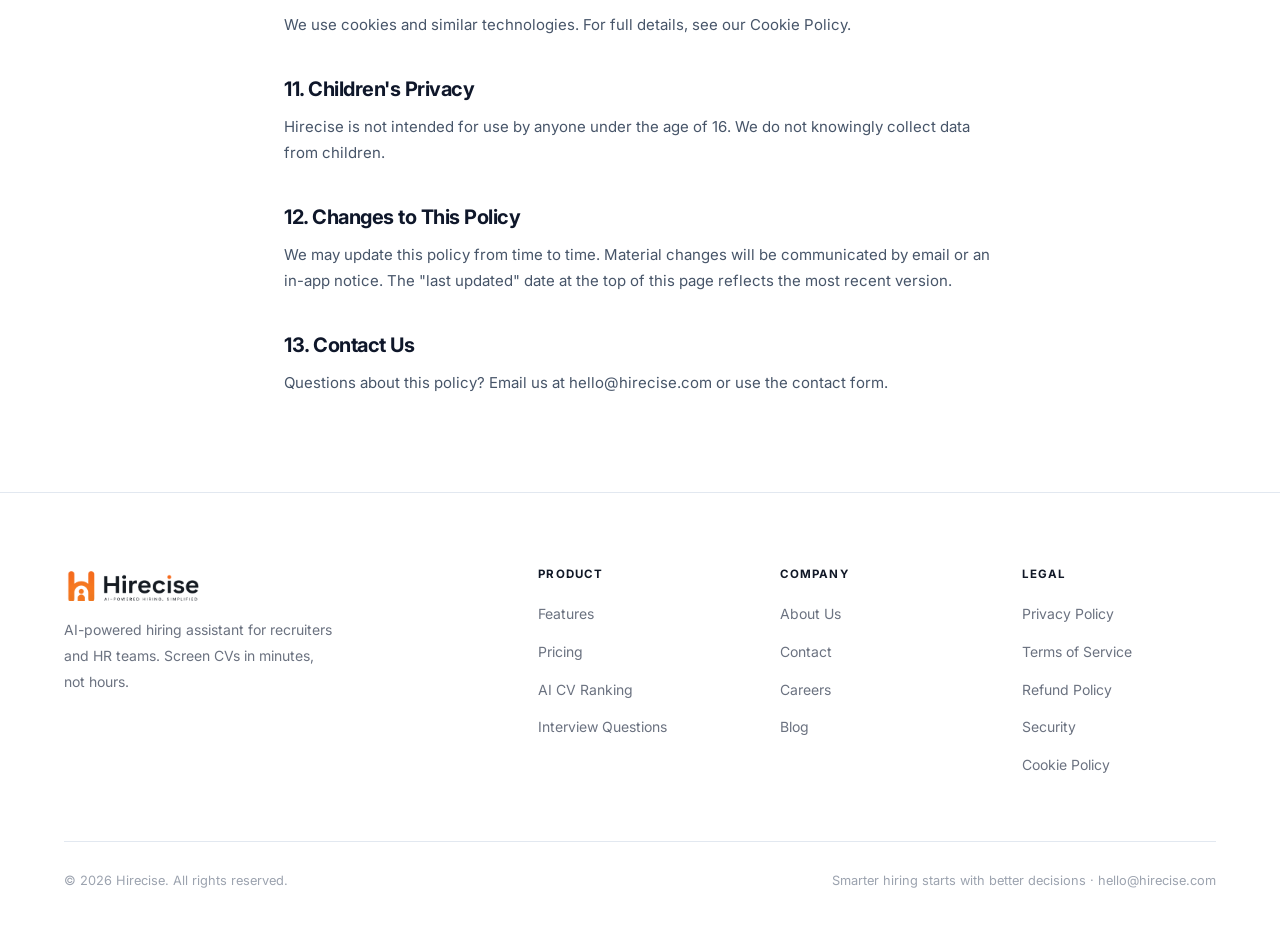
<file: privacy.html>
﻿<!DOCTYPE html>
<html lang="en">
<head>
  <meta charset="UTF-8">
  <meta name="viewport" content="width=device-width, initial-scale=1.0">
  <title>Privacy Policy — Hirecise</title>
  <meta name="description" content="Hirecise Privacy Policy. Learn how we collect, use, and protect your personal data.">
  <link rel="canonical" href="https://hirecise.com/privacy.html">
  <link rel="preconnect" href="https://fonts.googleapis.com">
  <link rel="preconnect" href="https://fonts.gstatic.com" crossorigin>
  <link href="https://fonts.googleapis.com/css2?family=Inter:wght@400;500;600;700;800&display=swap" rel="stylesheet">
  <link rel="stylesheet" href="css/styles.css">
  <style>
    .legal-body { max-width: 760px; margin: 0 auto; padding: 0 24px 96px; }
    .legal-body h2 { font-size: 1.25rem; font-weight: 700; color: var(--slate-900); margin: 40px 0 12px; }
    .legal-body h3 { font-size: 1rem; font-weight: 600; color: var(--slate-800); margin: 24px 0 8px; }
    .legal-body p, .legal-body li { font-size: .9375rem; color: var(--slate-600); line-height: 1.75; }
    .legal-body ul { padding-left: 20px; margin: 8px 0 16px; }
    .legal-body li { margin-bottom: 6px; }
    .legal-meta { font-size: .8125rem; color: var(--slate-400); margin-bottom: 40px; }
    .legal-divider { border: none; border-top: 1px solid var(--slate-200); margin: 40px 0; }
  </style>
  <link rel="icon" type="image/png" href="assets/favicon.png">
  <link rel="apple-touch-icon" href="assets/favicon.png">
</head>
<body>

<header>
  <nav class="nav" role="navigation" aria-label="Main navigation">
    <div class="container">
      <div class="nav-inner">
        <a href="index.html" class="nav-logo" aria-label="Hirecise home">
          <img src="assets/logo.png" alt="Hirecise" class="logo-img">
        </a>
        <div class="nav-links">
          <a href="index.html">Home</a>
          <a href="features.html" class="">Features</a>
          <a href="pricing.html" class="">Pricing</a>
          <a href="contact.html" class="">Contact</a>
        </div>
        <div class="nav-actions">
          <a href="https://app.hirecise.com/login" class="btn btn-ghost btn-sm">Log In</a>
          <a href="https://app.hirecise.com/register" class="btn btn-primary btn-sm">Start Free Trial</a>
        </div>
        <button class="nav-toggle" aria-label="Toggle navigation" aria-expanded="false">
          <svg class="icon-open" width="22" height="22" viewBox="0 0 24 24" fill="none" stroke="currentColor" stroke-width="2" stroke-linecap="round"><line x1="3" y1="6" x2="21" y2="6"/><line x1="3" y1="12" x2="21" y2="12"/><line x1="3" y1="18" x2="21" y2="18"/></svg>
          <svg class="icon-close" width="22" height="22" viewBox="0 0 24 24" fill="none" stroke="currentColor" stroke-width="2" stroke-linecap="round"><line x1="18" y1="6" x2="6" y2="18"/><line x1="6" y1="6" x2="18" y2="18"/></svg>
        </button>
      </div>
      <div class="nav-mobile">
        <a href="index.html">Home</a>
        <a href="features.html" class="">Features</a>
        <a href="pricing.html" class="">Pricing</a>
        <a href="contact.html" class="">Contact</a>
        <div class="nav-mobile-actions">
          <a href="https://app.hirecise.com/login" class="btn btn-outline">Log In</a>
          <a href="https://app.hirecise.com/register" class="btn btn-primary">Start Free Trial</a>
        </div>
      </div>
    </div>
  </nav>
</header>

<section class="page-hero">
  <div class="container">
    <span class="badge badge-brand">Legal</span>
    <h1>Privacy Policy</h1>
    <p>How we collect, use, and protect your personal data.</p>
  </div>
</section>

<div class="legal-body">
  <p class="legal-meta">Last updated: June 2026 &nbsp;·&nbsp; Effective date: June 2026</p>

  <p>Hirecise ("we", "our", "us") is committed to protecting your privacy. This policy explains what data we collect, how we use it, and your rights as a user of our platform at <strong>hirecise.com</strong> and <strong>app.hirecise.com</strong>.</p>

  <hr class="legal-divider">

  <h2>1. Who We Are</h2>
  <p>Hirecise is an AI-powered hiring assistant platform operated by Hirecise Ltd. If you have any questions about this policy, contact us at <a href="mailto:hello@hirecise.com">hello@hirecise.com</a>.</p>

  <h2>2. Data We Collect</h2>
  <h3>Account holders (recruiters and HR teams)</h3>
  <ul>
    <li>Name, work email address, company name</li>
    <li>Billing information (processed securely by our payment provider — we do not store card details)</li>
    <li>Usage data: jobs created, CVs processed, features used, login activity</li>
    <li>Support communications</li>
  </ul>
  <h3>Candidates (job applicants)</h3>
  <ul>
    <li>CV / resume file (PDF or Word document)</li>
    <li>Name, email, phone number, and any other information included in the CV or application form</li>
    <li>Application responses (cover letter, salary expectation, custom questions)</li>
    <li>Consent record</li>
  </ul>
  <h3>Automatically collected data</h3>
  <ul>
    <li>IP address, browser type, operating system</li>
    <li>Pages visited, time on site, referring URLs</li>
    <li>Cookies and similar tracking technologies (see our <a href="cookies.html">Cookie Policy</a>)</li>
  </ul>

  <h2>3. How We Use Your Data</h2>
  <ul>
    <li>To provide, operate, and improve the Hirecise platform</li>
    <li>To process CV submissions and generate AI candidate rankings for the recruiting team that posted the job</li>
    <li>To send transactional emails (account confirmations, billing receipts, trial reminders)</li>
    <li>To send product updates and marketing emails (you can opt out at any time)</li>
    <li>To detect and prevent fraud, abuse, or security incidents</li>
    <li>To comply with legal obligations</li>
  </ul>

  <h2>4. Legal Basis for Processing (GDPR)</h2>
  <p>If you are in the European Economic Area (EEA) or UK, we process your data under one of the following legal bases:</p>
  <ul>
    <li><strong>Contract:</strong> processing necessary to provide the services you signed up for</li>
    <li><strong>Legitimate interests:</strong> improving the platform, fraud prevention, marketing to existing customers</li>
    <li><strong>Consent:</strong> where we ask for your explicit agreement (e.g., marketing emails to non-customers)</li>
    <li><strong>Legal obligation:</strong> where required by law</li>
  </ul>

  <h2>5. Data Sharing</h2>
  <p>We do not sell your personal data. We share data only with:</p>
  <ul>
    <li><strong>The recruiting organisation:</strong> candidate CV and application data is shared with the employer who posted the job</li>
    <li><strong>AI processing provider:</strong> CV content is sent to an AI model API to generate scores and summaries (data is not retained for training by the provider under our agreement)</li>
    <li><strong>Payment processor:</strong> billing information is handled by our payment provider under PCI-DSS compliance</li>
    <li><strong>Infrastructure providers:</strong> cloud hosting and database services under data processing agreements</li>
    <li><strong>Legal authorities:</strong> where required by a valid legal request</li>
  </ul>

  <h2>6. Data Retention</h2>
  <ul>
    <li>Account data is retained for the duration of your subscription plus 90 days after cancellation</li>
    <li>Candidate CVs and application data are retained as long as the recruiting account is active, or for 12 months from submission — whichever is shorter — unless the recruiter deletes them earlier</li>
    <li>You can request deletion of your data at any time by emailing <a href="mailto:hello@hirecise.com">hello@hirecise.com</a></li>
  </ul>

  <h2>7. Data Security</h2>
  <p>We take security seriously. Measures include:</p>
  <ul>
    <li>AES-256 encryption at rest for all stored data</li>
    <li>TLS encryption in transit for all data transfers</li>
    <li>Access controls and role-based permissions</li>
    <li>Regular security reviews</li>
  </ul>
  <p>See our full <a href="security.html">Security page</a> for details.</p>

  <h2>8. International Transfers</h2>
  <p>Our servers are located in the United States. If you are based in the EEA or UK, your data is transferred to the US under appropriate safeguards (Standard Contractual Clauses). By using Hirecise, you acknowledge this transfer.</p>

  <h2>9. Your Rights</h2>
  <p>Depending on your location, you may have the right to:</p>
  <ul>
    <li>Access the personal data we hold about you</li>
    <li>Correct inaccurate data</li>
    <li>Request deletion of your data ("right to be forgotten")</li>
    <li>Object to or restrict certain processing</li>
    <li>Receive your data in a portable format</li>
    <li>Withdraw consent at any time (where processing is based on consent)</li>
  </ul>
  <p>To exercise any of these rights, email <a href="mailto:hello@hirecise.com">hello@hirecise.com</a>. We will respond within 30 days.</p>

  <h2>10. Cookies</h2>
  <p>We use cookies and similar technologies. For full details, see our <a href="cookies.html">Cookie Policy</a>.</p>

  <h2>11. Children's Privacy</h2>
  <p>Hirecise is not intended for use by anyone under the age of 16. We do not knowingly collect data from children.</p>

  <h2>12. Changes to This Policy</h2>
  <p>We may update this policy from time to time. Material changes will be communicated by email or an in-app notice. The "last updated" date at the top of this page reflects the most recent version.</p>

  <h2>13. Contact Us</h2>
  <p>Questions about this policy? Email us at <a href="mailto:hello@hirecise.com">hello@hirecise.com</a> or use the <a href="contact.html" class="">contact form</a>.</p>
</div>

<footer class="site-footer">
  <div class="container">
    <div class="footer-grid">
      <div class="footer-brand">
        <a href="index.html" class="nav-logo" aria-label="Hirecise home">
          <img src="assets/logo.png" alt="Hirecise" class="logo-img" style="height:36px;">
        </a>
        <p>AI-powered hiring assistant for recruiters and HR teams. Screen CVs in minutes, not hours.</p>
      </div>
      <div class="footer-col">
        <h5>Product</h5>
        <ul>
          <li><a href="features.html" class="">Features</a></li>
          <li><a href="pricing.html" class="">Pricing</a></li>
          <li><a href="features.html#ai-scoring">AI CV Ranking</a></li>
          <li><a href="features.html#interview">Interview Questions</a></li>
        </ul>
      </div>
      <div class="footer-col">
        <h5>Company</h5>
        <ul>
          <li><a href="contact.html" class="">About Us</a></li>
          <li><a href="contact.html" class="">Contact</a></li>
          <li><a href="contact.html" class="">Careers</a></li>
          <li><a href="contact.html" class="">Blog</a></li>
        </ul>
      </div>
      <div class="footer-col">
        <h5>Legal</h5>
        <ul>
          <li><a href="privacy.html">Privacy Policy</a></li>
          <li><a href="terms.html">Terms of Service</a></li>
          <li><a href="refund.html">Refund Policy</a></li>
          <li><a href="security.html">Security</a></li>
          <li><a href="cookies.html">Cookie Policy</a></li>
        </ul>
      </div>
    </div>
    <div class="footer-bottom">
      <p>&copy; 2026 Hirecise. All rights reserved.</p>
      <p>Smarter hiring starts with better decisions &middot; <a href="mailto:hello@hirecise.com">hello@hirecise.com</a></p>
    </div>
  </div>
</footer>

<script src="js/main.js"></script>
</body>
</html>
</file>
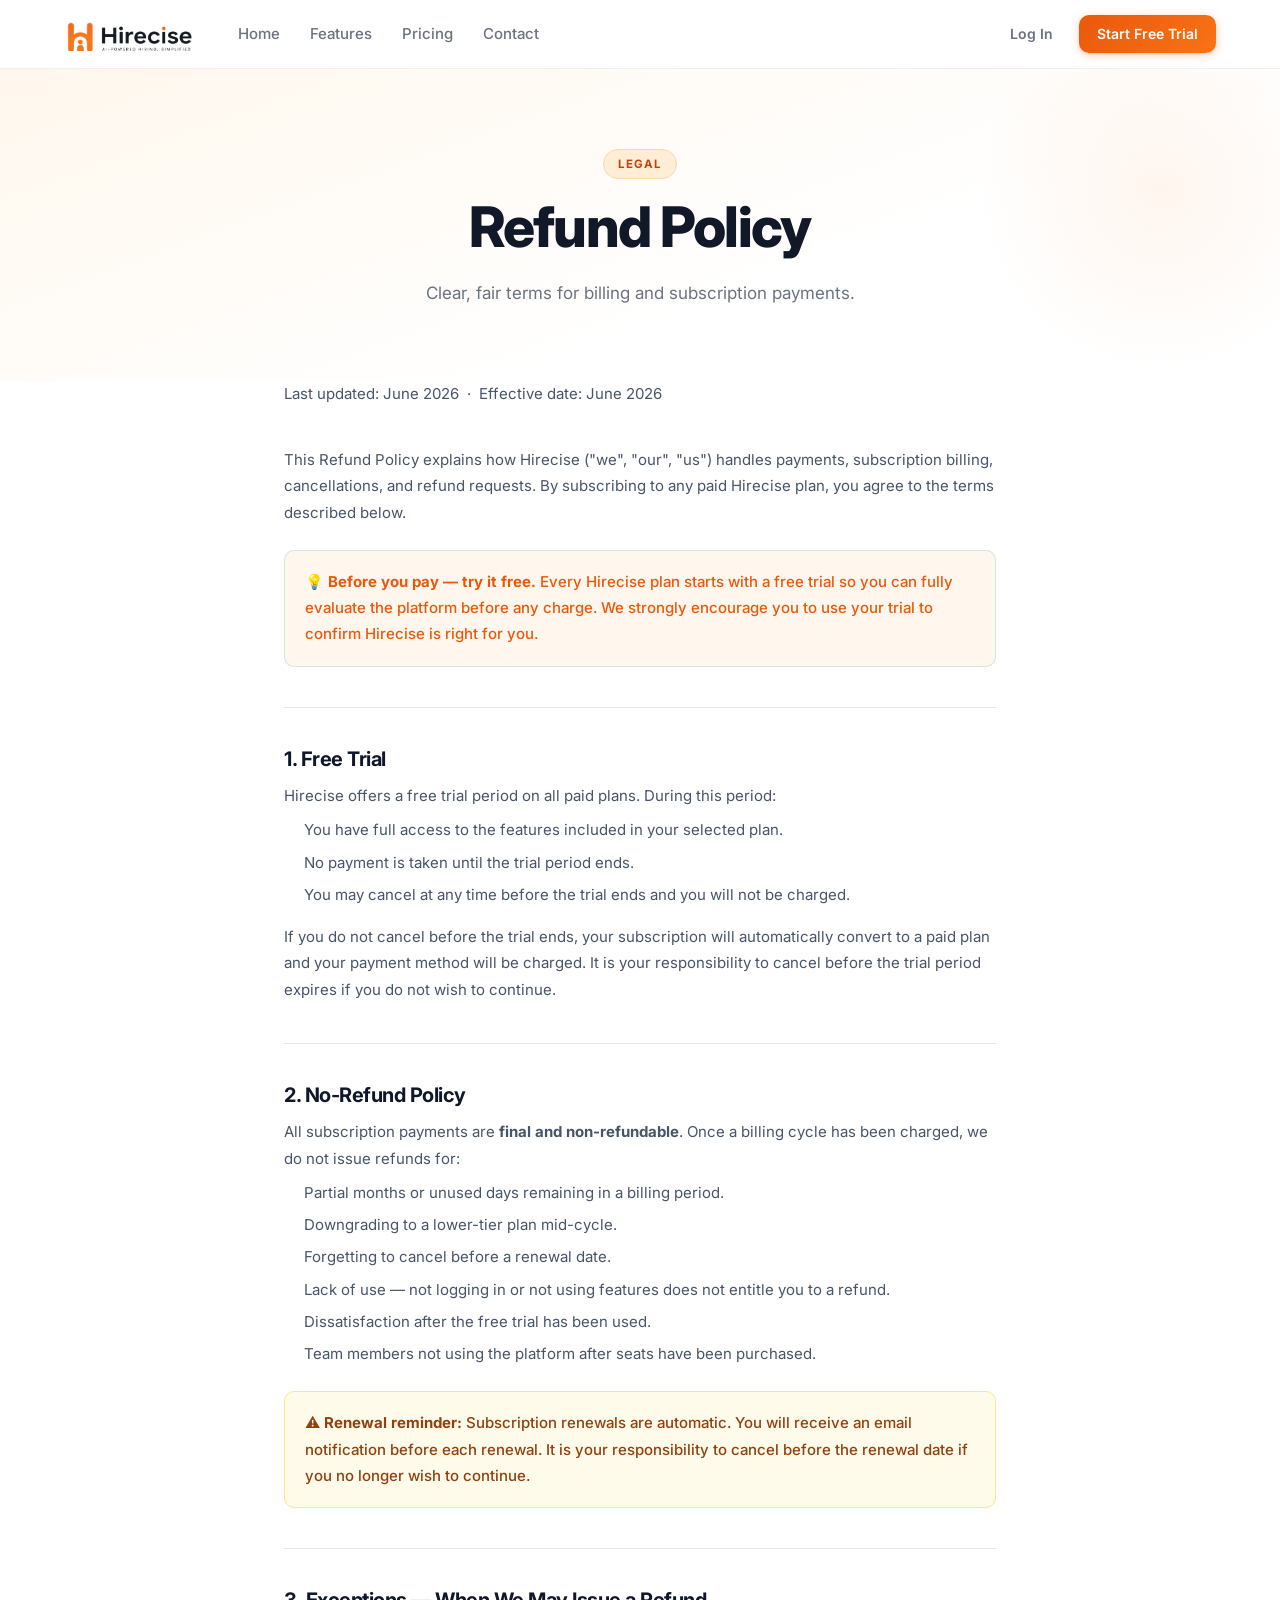
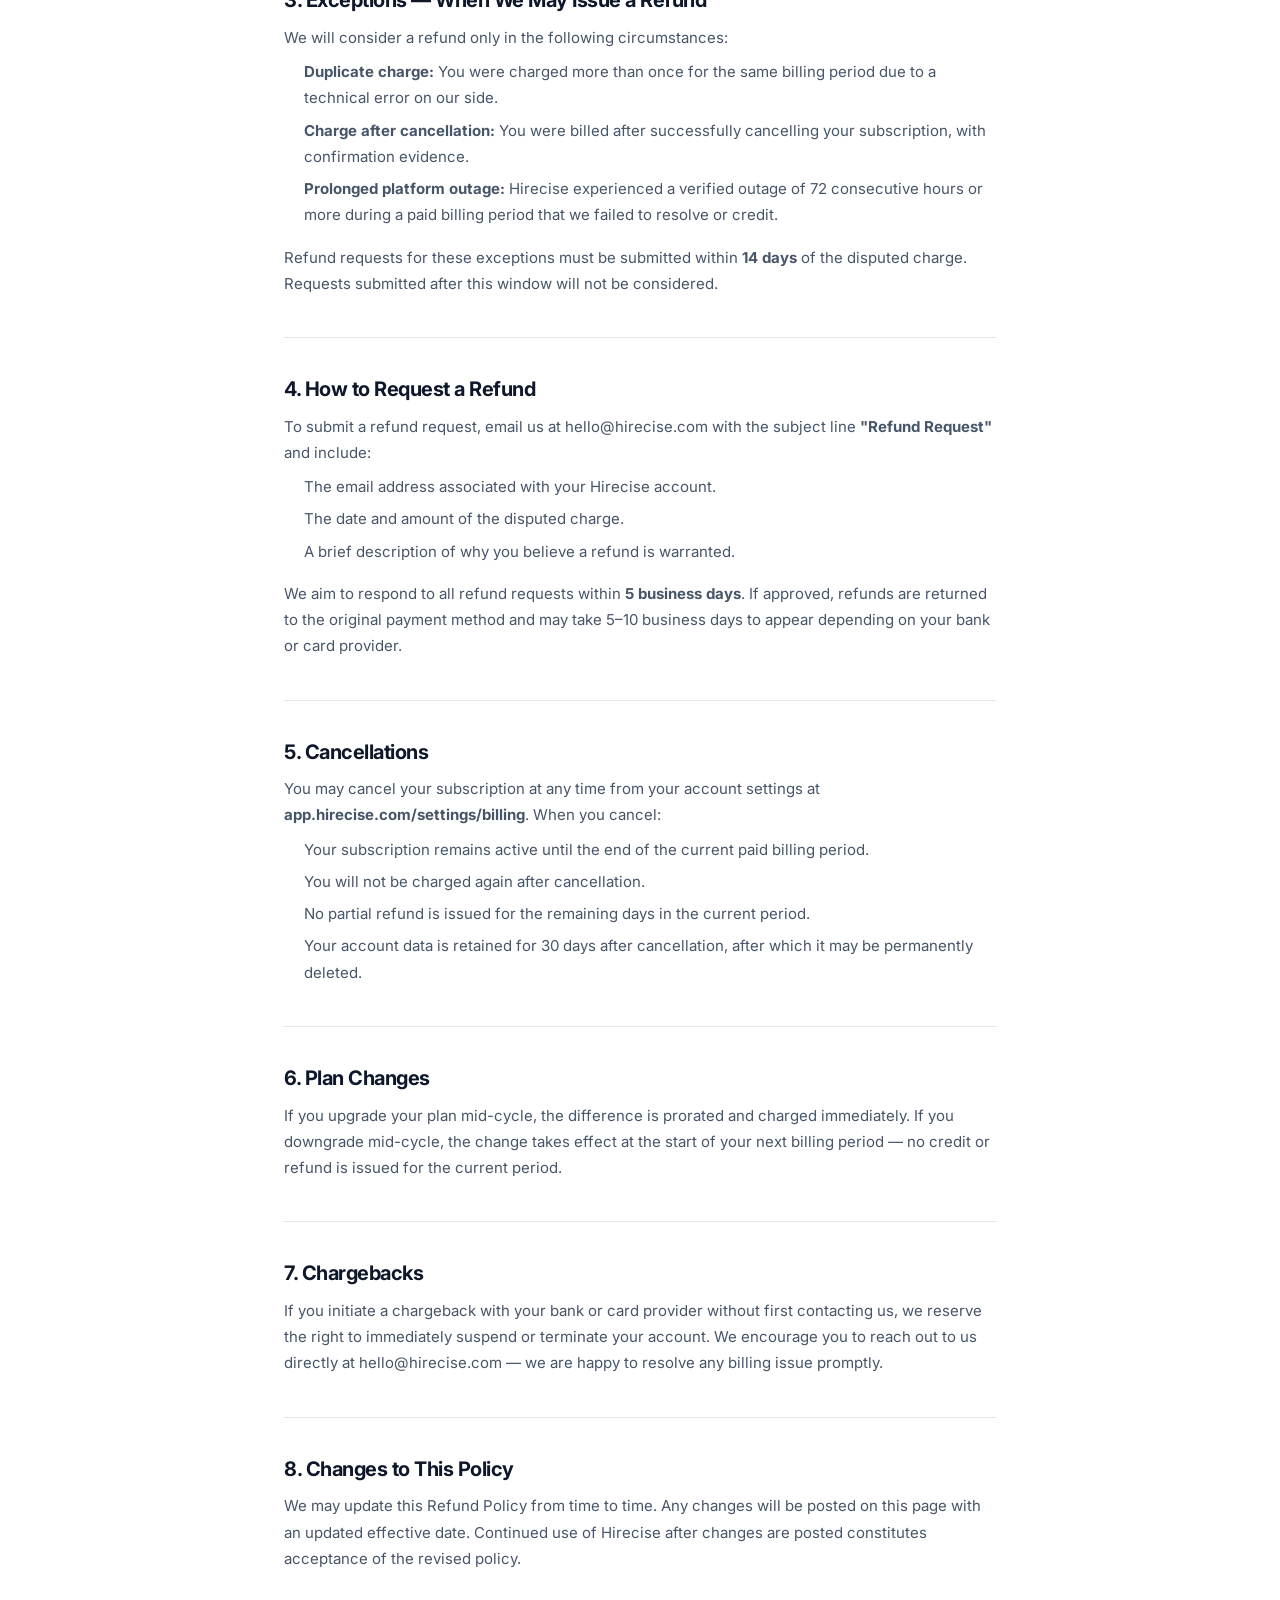
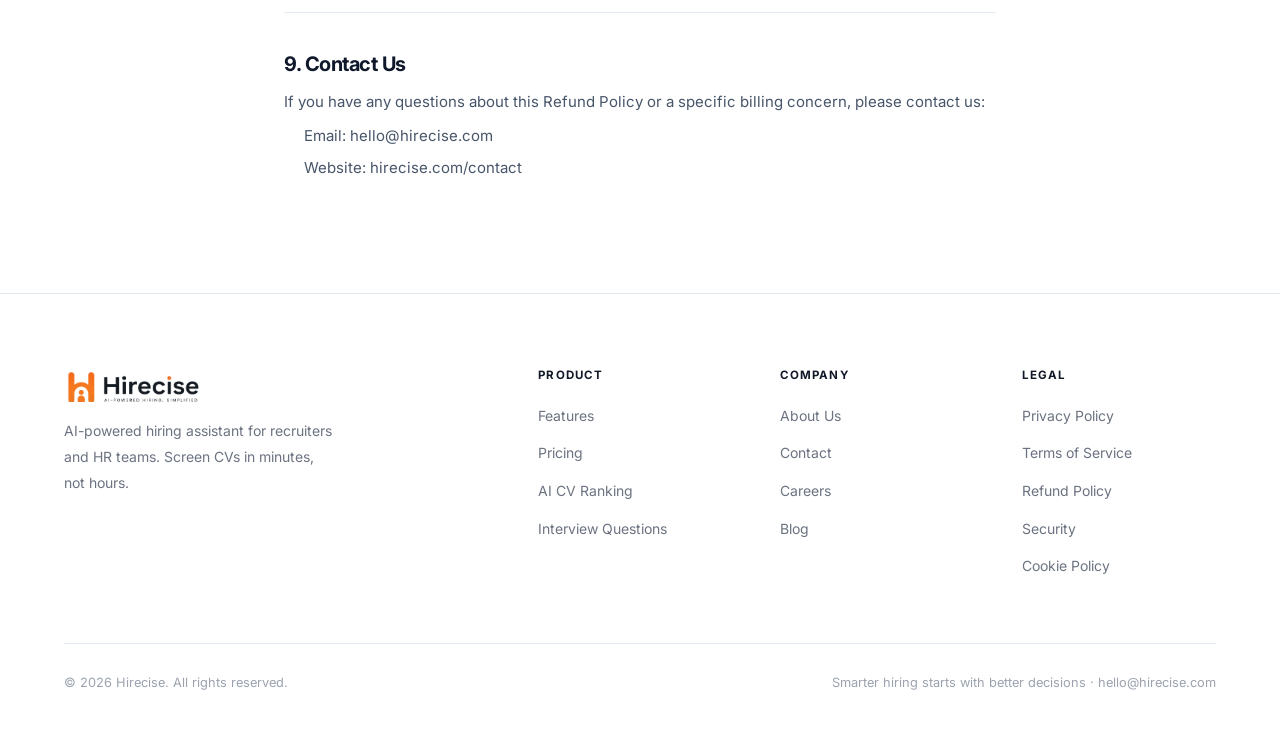
<file: refund.html>
﻿<!DOCTYPE html>
<html lang="en">
<head>
  <meta charset="UTF-8">
  <meta name="viewport" content="width=device-width, initial-scale=1.0">
  <title>Refund Policy — Hirecise</title>
  <meta name="description" content="Hirecise Refund Policy. Understand our billing terms, trial period, and how we handle refund requests.">
  <link rel="canonical" href="https://hirecise.com/refund.html">
  <link rel="preconnect" href="https://fonts.googleapis.com">
  <link rel="preconnect" href="https://fonts.gstatic.com" crossorigin>
  <link href="https://fonts.googleapis.com/css2?family=Inter:wght@400;500;600;700;800&display=swap" rel="stylesheet">
  <link rel="stylesheet" href="css/styles.css">
  <style>
    .legal-body { max-width: 760px; margin: 0 auto; padding: 0 24px 96px; }
    .legal-body h2 { font-size: 1.25rem; font-weight: 700; color: var(--slate-900); margin: 40px 0 12px; }
    .legal-body h3 { font-size: 1rem; font-weight: 600; color: var(--slate-800); margin: 24px 0 8px; }
    .legal-body p, .legal-body li { font-size: .9375rem; color: var(--slate-600); line-height: 1.75; }
    .legal-body ul { padding-left: 20px; margin: 8px 0 16px; }
    .legal-body li { margin-bottom: 6px; }
    .legal-meta { font-size: .8125rem; color: var(--slate-400); margin-bottom: 40px; }
    .legal-divider { border: none; border-top: 1px solid var(--slate-200); margin: 40px 0; }
    .policy-highlight {
      background: #FFF7ED; border: 1px solid rgba(16,185,129,0.2);
      border-radius: 10px; padding: 18px 20px; margin: 24px 0;
    }
    .policy-highlight p { margin: 0; color: #EA580C; font-weight: 500; }
    .policy-warning {
      background: #fffbeb; border: 1px solid #fde68a;
      border-radius: 10px; padding: 18px 20px; margin: 24px 0;
    }
    .policy-warning p { margin: 0; color: #92400e; font-weight: 500; }
  </style>
  <link rel="icon" type="image/png" href="assets/favicon.png">
  <link rel="apple-touch-icon" href="assets/favicon.png">
</head>
<body>

<header>
  <nav class="nav" role="navigation" aria-label="Main navigation">
    <div class="container">
      <div class="nav-inner">
        <a href="index.html" class="nav-logo" aria-label="Hirecise home">
          <img src="assets/logo.png" alt="Hirecise" class="logo-img">
        </a>
        <div class="nav-links">
          <a href="index.html">Home</a>
          <a href="features.html" class="">Features</a>
          <a href="pricing.html" class="">Pricing</a>
          <a href="contact.html" class="">Contact</a>
        </div>
        <div class="nav-actions">
          <a href="https://app.hirecise.com/login" class="btn btn-ghost btn-sm">Log In</a>
          <a href="https://app.hirecise.com/register" class="btn btn-primary btn-sm">Start Free Trial</a>
        </div>
        <button class="nav-toggle" aria-label="Toggle navigation" aria-expanded="false">
          <svg class="icon-open" width="22" height="22" viewBox="0 0 24 24" fill="none" stroke="currentColor" stroke-width="2" stroke-linecap="round"><line x1="3" y1="6" x2="21" y2="6"/><line x1="3" y1="12" x2="21" y2="12"/><line x1="3" y1="18" x2="21" y2="18"/></svg>
          <svg class="icon-close" width="22" height="22" viewBox="0 0 24 24" fill="none" stroke="currentColor" stroke-width="2" stroke-linecap="round"><line x1="18" y1="6" x2="6" y2="18"/><line x1="6" y1="6" x2="18" y2="18"/></svg>
        </button>
      </div>
      <div class="nav-mobile">
        <a href="index.html">Home</a>
        <a href="features.html" class="">Features</a>
        <a href="pricing.html" class="">Pricing</a>
        <a href="contact.html" class="">Contact</a>
        <div class="nav-mobile-actions">
          <a href="https://app.hirecise.com/login" class="btn btn-outline">Log In</a>
          <a href="https://app.hirecise.com/register" class="btn btn-primary">Start Free Trial</a>
        </div>
      </div>
    </div>
  </nav>
</header>

<section class="page-hero">
  <div class="container">
    <span class="badge badge-brand">Legal</span>
    <h1>Refund Policy</h1>
    <p>Clear, fair terms for billing and subscription payments.</p>
  </div>
</section>

<div class="legal-body">
  <p class="legal-meta">Last updated: June 2026 &nbsp;·&nbsp; Effective date: June 2026</p>

  <p>This Refund Policy explains how Hirecise ("we", "our", "us") handles payments, subscription billing, cancellations, and refund requests. By subscribing to any paid Hirecise plan, you agree to the terms described below.</p>

  <div class="policy-highlight">
    <p>&#128161; <strong>Before you pay — try it free.</strong> Every Hirecise plan starts with a free trial so you can fully evaluate the platform before any charge. We strongly encourage you to use your trial to confirm Hirecise is right for you.</p>
  </div>

  <hr class="legal-divider">

  <h2>1. Free Trial</h2>
  <p>Hirecise offers a free trial period on all paid plans. During this period:</p>
  <ul>
    <li>You have full access to the features included in your selected plan.</li>
    <li>No payment is taken until the trial period ends.</li>
    <li>You may cancel at any time before the trial ends and you will not be charged.</li>
  </ul>
  <p>If you do not cancel before the trial ends, your subscription will automatically convert to a paid plan and your payment method will be charged. It is your responsibility to cancel before the trial period expires if you do not wish to continue.</p>

  <hr class="legal-divider">

  <h2>2. No-Refund Policy</h2>
  <p>All subscription payments are <strong>final and non-refundable</strong>. Once a billing cycle has been charged, we do not issue refunds for:</p>
  <ul>
    <li>Partial months or unused days remaining in a billing period.</li>
    <li>Downgrading to a lower-tier plan mid-cycle.</li>
    <li>Forgetting to cancel before a renewal date.</li>
    <li>Lack of use — not logging in or not using features does not entitle you to a refund.</li>
    <li>Dissatisfaction after the free trial has been used.</li>
    <li>Team members not using the platform after seats have been purchased.</li>
  </ul>

  <div class="policy-warning">
    <p>&#9888;&#65039; <strong>Renewal reminder:</strong> Subscription renewals are automatic. You will receive an email notification before each renewal. It is your responsibility to cancel before the renewal date if you no longer wish to continue.</p>
  </div>

  <hr class="legal-divider">

  <h2>3. Exceptions — When We May Issue a Refund</h2>
  <p>We will consider a refund only in the following circumstances:</p>
  <ul>
    <li><strong>Duplicate charge:</strong> You were charged more than once for the same billing period due to a technical error on our side.</li>
    <li><strong>Charge after cancellation:</strong> You were billed after successfully cancelling your subscription, with confirmation evidence.</li>
    <li><strong>Prolonged platform outage:</strong> Hirecise experienced a verified outage of 72 consecutive hours or more during a paid billing period that we failed to resolve or credit.</li>
  </ul>
  <p>Refund requests for these exceptions must be submitted within <strong>14 days</strong> of the disputed charge. Requests submitted after this window will not be considered.</p>

  <hr class="legal-divider">

  <h2>4. How to Request a Refund</h2>
  <p>To submit a refund request, email us at <a href="mailto:hello@hirecise.com">hello@hirecise.com</a> with the subject line <strong>"Refund Request"</strong> and include:</p>
  <ul>
    <li>The email address associated with your Hirecise account.</li>
    <li>The date and amount of the disputed charge.</li>
    <li>A brief description of why you believe a refund is warranted.</li>
  </ul>
  <p>We aim to respond to all refund requests within <strong>5 business days</strong>. If approved, refunds are returned to the original payment method and may take 5–10 business days to appear depending on your bank or card provider.</p>

  <hr class="legal-divider">

  <h2>5. Cancellations</h2>
  <p>You may cancel your subscription at any time from your account settings at <strong>app.hirecise.com/settings/billing</strong>. When you cancel:</p>
  <ul>
    <li>Your subscription remains active until the end of the current paid billing period.</li>
    <li>You will not be charged again after cancellation.</li>
    <li>No partial refund is issued for the remaining days in the current period.</li>
    <li>Your account data is retained for 30 days after cancellation, after which it may be permanently deleted.</li>
  </ul>

  <hr class="legal-divider">

  <h2>6. Plan Changes</h2>
  <p>If you upgrade your plan mid-cycle, the difference is prorated and charged immediately. If you downgrade mid-cycle, the change takes effect at the start of your next billing period — no credit or refund is issued for the current period.</p>

  <hr class="legal-divider">

  <h2>7. Chargebacks</h2>
  <p>If you initiate a chargeback with your bank or card provider without first contacting us, we reserve the right to immediately suspend or terminate your account. We encourage you to reach out to us directly at <a href="mailto:hello@hirecise.com">hello@hirecise.com</a> — we are happy to resolve any billing issue promptly.</p>

  <hr class="legal-divider">

  <h2>8. Changes to This Policy</h2>
  <p>We may update this Refund Policy from time to time. Any changes will be posted on this page with an updated effective date. Continued use of Hirecise after changes are posted constitutes acceptance of the revised policy.</p>

  <hr class="legal-divider">

  <h2>9. Contact Us</h2>
  <p>If you have any questions about this Refund Policy or a specific billing concern, please contact us:</p>
  <ul>
    <li>Email: <a href="mailto:hello@hirecise.com">hello@hirecise.com</a></li>
    <li>Website: <a href="https://hirecise.com/contact.html">hirecise.com/contact</a></li>
  </ul>
</div>

<footer class="site-footer">
  <div class="container">
    <div class="footer-grid">
      <div class="footer-brand">
        <a href="index.html" class="nav-logo" aria-label="Hirecise home">
          <img src="assets/logo.png" alt="Hirecise" class="logo-img" style="height:36px;">
        </a>
        <p>AI-powered hiring assistant for recruiters and HR teams. Screen CVs in minutes, not hours.</p>
      </div>
      <div class="footer-col">
        <h5>Product</h5>
        <ul>
          <li><a href="features.html" class="">Features</a></li>
          <li><a href="pricing.html" class="">Pricing</a></li>
          <li><a href="features.html#ai-scoring">AI CV Ranking</a></li>
          <li><a href="features.html#interview">Interview Questions</a></li>
        </ul>
      </div>
      <div class="footer-col">
        <h5>Company</h5>
        <ul>
          <li><a href="contact.html" class="">About Us</a></li>
          <li><a href="contact.html" class="">Contact</a></li>
          <li><a href="contact.html" class="">Careers</a></li>
          <li><a href="contact.html" class="">Blog</a></li>
        </ul>
      </div>
      <div class="footer-col">
        <h5>Legal</h5>
        <ul>
          <li><a href="privacy.html">Privacy Policy</a></li>
          <li><a href="terms.html">Terms of Service</a></li>
          <li><a href="refund.html">Refund Policy</a></li>
          <li><a href="security.html">Security</a></li>
          <li><a href="cookies.html">Cookie Policy</a></li>
        </ul>
      </div>
    </div>
    <div class="footer-bottom">
      <p>&copy; 2026 Hirecise. All rights reserved.</p>
      <p>Smarter hiring starts with better decisions &middot; <a href="mailto:hello@hirecise.com">hello@hirecise.com</a></p>
    </div>
  </div>
</footer>

<script src="js/main.js"></script>
</body>
</html>
</file>
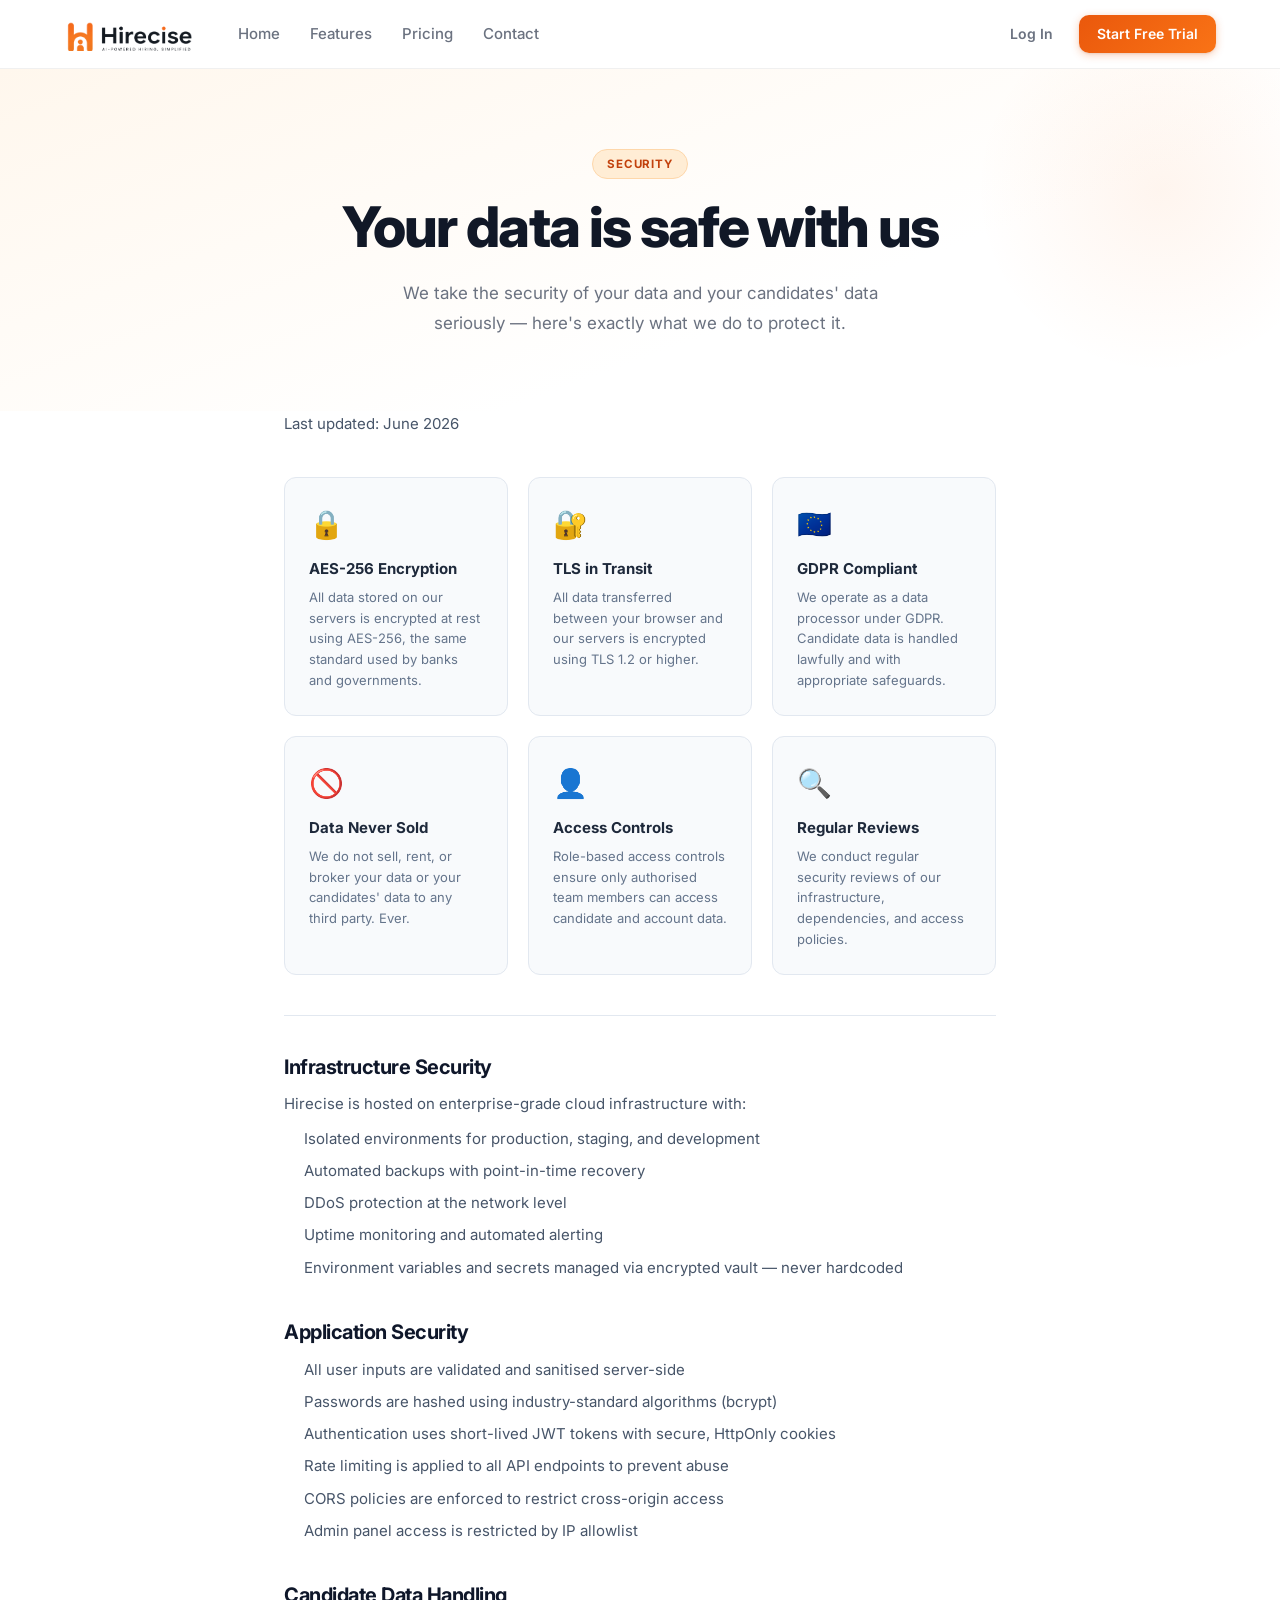
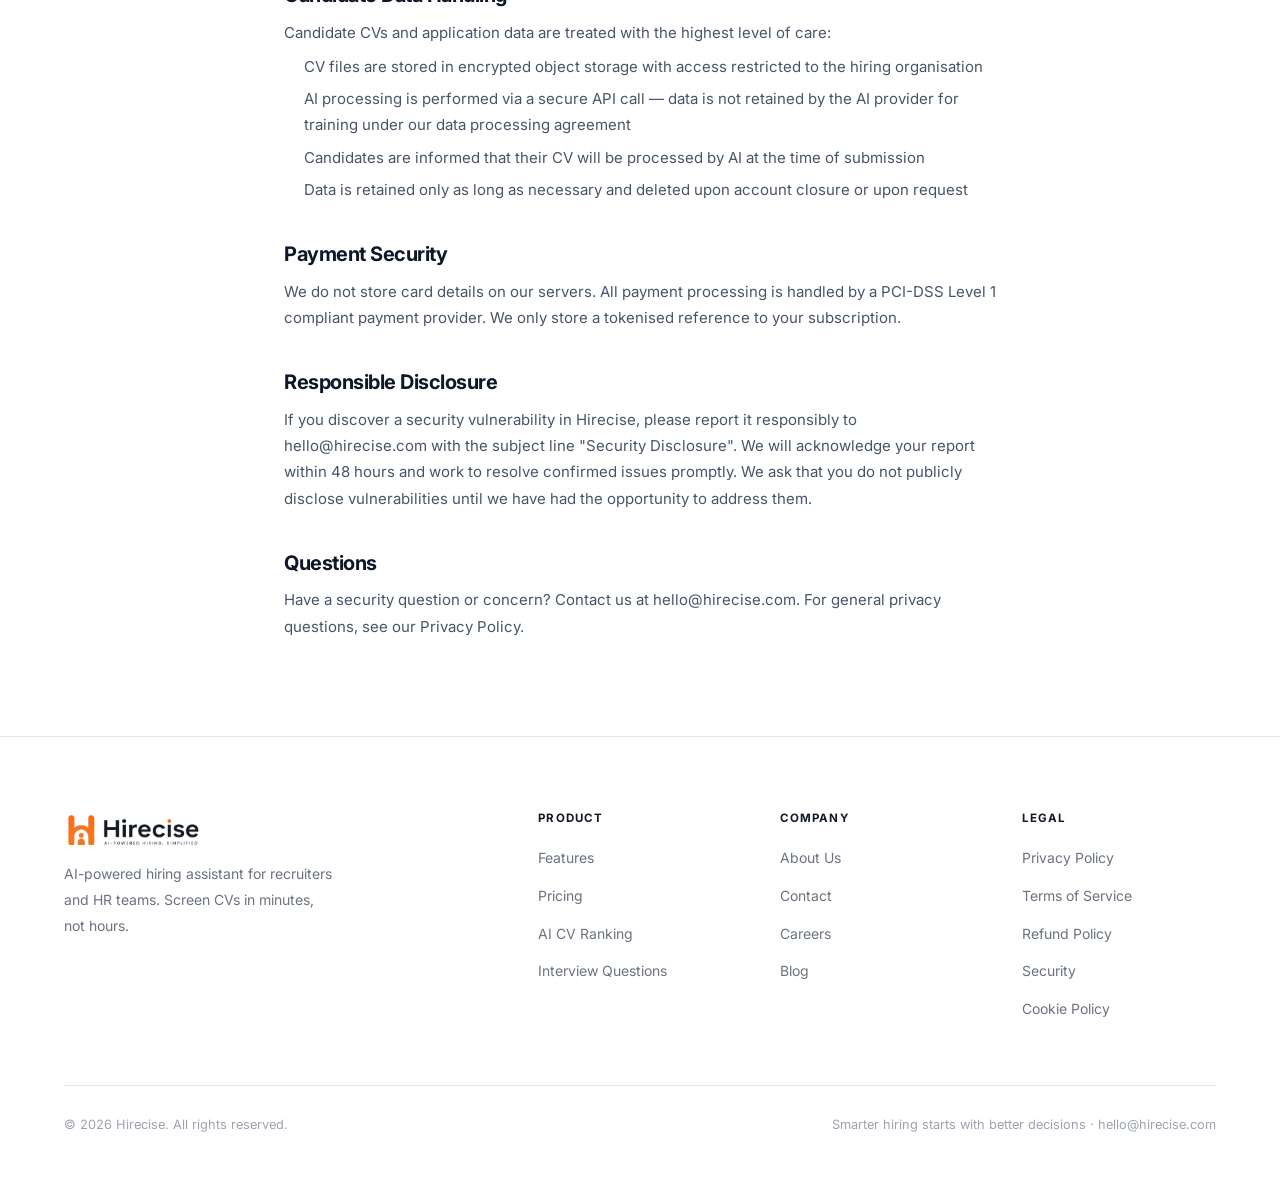
<file: security.html>
﻿<!DOCTYPE html>
<html lang="en">
<head>
  <meta charset="UTF-8">
  <meta name="viewport" content="width=device-width, initial-scale=1.0">
  <title>Security — Hirecise</title>
  <meta name="description" content="How Hirecise protects your data. AES-256 encryption, GDPR compliance, secure infrastructure, and responsible data handling.">
  <link rel="canonical" href="https://hirecise.com/security.html">
  <link rel="preconnect" href="https://fonts.googleapis.com">
  <link rel="preconnect" href="https://fonts.gstatic.com" crossorigin>
  <link href="https://fonts.googleapis.com/css2?family=Inter:wght@400;500;600;700;800&display=swap" rel="stylesheet">
  <link rel="stylesheet" href="css/styles.css">
  <style>
    .legal-body { max-width: 760px; margin: 0 auto; padding: 0 24px 96px; }
    .legal-body h2 { font-size: 1.25rem; font-weight: 700; color: var(--slate-900); margin: 40px 0 12px; }
    .legal-body p, .legal-body li { font-size: .9375rem; color: var(--slate-600); line-height: 1.75; }
    .legal-body ul { padding-left: 20px; margin: 8px 0 16px; }
    .legal-body li { margin-bottom: 6px; }
    .legal-meta { font-size: .8125rem; color: var(--slate-400); margin-bottom: 40px; }
    .legal-divider { border: none; border-top: 1px solid var(--slate-200); margin: 40px 0; }
    .security-grid {
      display: grid;
      grid-template-columns: repeat(auto-fit, minmax(220px, 1fr));
      gap: 20px;
      margin: 32px 0;
    }
    .security-card {
      background: var(--slate-50);
      border: 1px solid var(--slate-200);
      border-radius: 12px;
      padding: 24px;
    }
    .security-card-icon { font-size: 1.75rem; margin-bottom: 12px; }
    .security-card h3 { font-size: .9375rem; font-weight: 700; color: var(--slate-800); margin: 0 0 8px; }
    .security-card p { font-size: .8125rem; color: var(--slate-500); margin: 0; line-height: 1.6; }
  </style>
  <link rel="icon" type="image/png" href="assets/favicon.png">
  <link rel="apple-touch-icon" href="assets/favicon.png">
</head>
<body>

<header>
  <nav class="nav" role="navigation" aria-label="Main navigation">
    <div class="container">
      <div class="nav-inner">
        <a href="index.html" class="nav-logo" aria-label="Hirecise home">
          <img src="assets/logo.png" alt="Hirecise" class="logo-img">
        </a>
        <div class="nav-links">
          <a href="index.html">Home</a>
          <a href="features.html" class="">Features</a>
          <a href="pricing.html" class="">Pricing</a>
          <a href="contact.html" class="">Contact</a>
        </div>
        <div class="nav-actions">
          <a href="https://app.hirecise.com/login" class="btn btn-ghost btn-sm">Log In</a>
          <a href="https://app.hirecise.com/register" class="btn btn-primary btn-sm">Start Free Trial</a>
        </div>
        <button class="nav-toggle" aria-label="Toggle navigation" aria-expanded="false">
          <svg class="icon-open" width="22" height="22" viewBox="0 0 24 24" fill="none" stroke="currentColor" stroke-width="2" stroke-linecap="round"><line x1="3" y1="6" x2="21" y2="6"/><line x1="3" y1="12" x2="21" y2="12"/><line x1="3" y1="18" x2="21" y2="18"/></svg>
          <svg class="icon-close" width="22" height="22" viewBox="0 0 24 24" fill="none" stroke="currentColor" stroke-width="2" stroke-linecap="round"><line x1="18" y1="6" x2="6" y2="18"/><line x1="6" y1="6" x2="18" y2="18"/></svg>
        </button>
      </div>
      <div class="nav-mobile">
        <a href="index.html">Home</a>
        <a href="features.html" class="">Features</a>
        <a href="pricing.html" class="">Pricing</a>
        <a href="contact.html" class="">Contact</a>
        <div class="nav-mobile-actions">
          <a href="https://app.hirecise.com/login" class="btn btn-outline">Log In</a>
          <a href="https://app.hirecise.com/register" class="btn btn-primary">Start Free Trial</a>
        </div>
      </div>
    </div>
  </nav>
</header>

<section class="page-hero">
  <div class="container">
    <span class="badge badge-brand">Security</span>
    <h1>Your data is safe with us</h1>
    <p>We take the security of your data and your candidates' data seriously — here's exactly what we do to protect it.</p>
  </div>
</section>

<div class="legal-body">
  <p class="legal-meta">Last updated: June 2026</p>

  <div class="security-grid">
    <div class="security-card">
      <div class="security-card-icon">🔒</div>
      <h3>AES-256 Encryption</h3>
      <p>All data stored on our servers is encrypted at rest using AES-256, the same standard used by banks and governments.</p>
    </div>
    <div class="security-card">
      <div class="security-card-icon">🔐</div>
      <h3>TLS in Transit</h3>
      <p>All data transferred between your browser and our servers is encrypted using TLS 1.2 or higher.</p>
    </div>
    <div class="security-card">
      <div class="security-card-icon">🇪🇺</div>
      <h3>GDPR Compliant</h3>
      <p>We operate as a data processor under GDPR. Candidate data is handled lawfully and with appropriate safeguards.</p>
    </div>
    <div class="security-card">
      <div class="security-card-icon">🚫</div>
      <h3>Data Never Sold</h3>
      <p>We do not sell, rent, or broker your data or your candidates' data to any third party. Ever.</p>
    </div>
    <div class="security-card">
      <div class="security-card-icon">👤</div>
      <h3>Access Controls</h3>
      <p>Role-based access controls ensure only authorised team members can access candidate and account data.</p>
    </div>
    <div class="security-card">
      <div class="security-card-icon">🔍</div>
      <h3>Regular Reviews</h3>
      <p>We conduct regular security reviews of our infrastructure, dependencies, and access policies.</p>
    </div>
  </div>

  <hr class="legal-divider">

  <h2>Infrastructure Security</h2>
  <p>Hirecise is hosted on enterprise-grade cloud infrastructure with:</p>
  <ul>
    <li>Isolated environments for production, staging, and development</li>
    <li>Automated backups with point-in-time recovery</li>
    <li>DDoS protection at the network level</li>
    <li>Uptime monitoring and automated alerting</li>
    <li>Environment variables and secrets managed via encrypted vault — never hardcoded</li>
  </ul>

  <h2>Application Security</h2>
  <ul>
    <li>All user inputs are validated and sanitised server-side</li>
    <li>Passwords are hashed using industry-standard algorithms (bcrypt)</li>
    <li>Authentication uses short-lived JWT tokens with secure, HttpOnly cookies</li>
    <li>Rate limiting is applied to all API endpoints to prevent abuse</li>
    <li>CORS policies are enforced to restrict cross-origin access</li>
    <li>Admin panel access is restricted by IP allowlist</li>
  </ul>

  <h2>Candidate Data Handling</h2>
  <p>Candidate CVs and application data are treated with the highest level of care:</p>
  <ul>
    <li>CV files are stored in encrypted object storage with access restricted to the hiring organisation</li>
    <li>AI processing is performed via a secure API call — data is not retained by the AI provider for training under our data processing agreement</li>
    <li>Candidates are informed that their CV will be processed by AI at the time of submission</li>
    <li>Data is retained only as long as necessary and deleted upon account closure or upon request</li>
  </ul>

  <h2>Payment Security</h2>
  <p>We do not store card details on our servers. All payment processing is handled by a PCI-DSS Level 1 compliant payment provider. We only store a tokenised reference to your subscription.</p>

  <h2>Responsible Disclosure</h2>
  <p>If you discover a security vulnerability in Hirecise, please report it responsibly to <a href="mailto:hello@hirecise.com">hello@hirecise.com</a> with the subject line "Security Disclosure". We will acknowledge your report within 48 hours and work to resolve confirmed issues promptly. We ask that you do not publicly disclose vulnerabilities until we have had the opportunity to address them.</p>

  <h2>Questions</h2>
  <p>Have a security question or concern? Contact us at <a href="mailto:hello@hirecise.com">hello@hirecise.com</a>. For general privacy questions, see our <a href="privacy.html">Privacy Policy</a>.</p>
</div>

<footer class="site-footer">
  <div class="container">
    <div class="footer-grid">
      <div class="footer-brand">
        <a href="index.html" class="nav-logo" aria-label="Hirecise home">
          <img src="assets/logo.png" alt="Hirecise" class="logo-img" style="height:36px;">
        </a>
        <p>AI-powered hiring assistant for recruiters and HR teams. Screen CVs in minutes, not hours.</p>
      </div>
      <div class="footer-col">
        <h5>Product</h5>
        <ul>
          <li><a href="features.html" class="">Features</a></li>
          <li><a href="pricing.html" class="">Pricing</a></li>
          <li><a href="features.html#ai-scoring">AI CV Ranking</a></li>
          <li><a href="features.html#interview">Interview Questions</a></li>
        </ul>
      </div>
      <div class="footer-col">
        <h5>Company</h5>
        <ul>
          <li><a href="contact.html" class="">About Us</a></li>
          <li><a href="contact.html" class="">Contact</a></li>
          <li><a href="contact.html" class="">Careers</a></li>
          <li><a href="contact.html" class="">Blog</a></li>
        </ul>
      </div>
      <div class="footer-col">
        <h5>Legal</h5>
        <ul>
          <li><a href="privacy.html">Privacy Policy</a></li>
          <li><a href="terms.html">Terms of Service</a></li>
          <li><a href="refund.html">Refund Policy</a></li>
          <li><a href="security.html">Security</a></li>
          <li><a href="cookies.html">Cookie Policy</a></li>
        </ul>
      </div>
    </div>
    <div class="footer-bottom">
      <p>&copy; 2026 Hirecise. All rights reserved.</p>
      <p>Smarter hiring starts with better decisions &middot; <a href="mailto:hello@hirecise.com">hello@hirecise.com</a></p>
    </div>
  </div>
</footer>

<script src="js/main.js"></script>
</body>
</html>
</file>
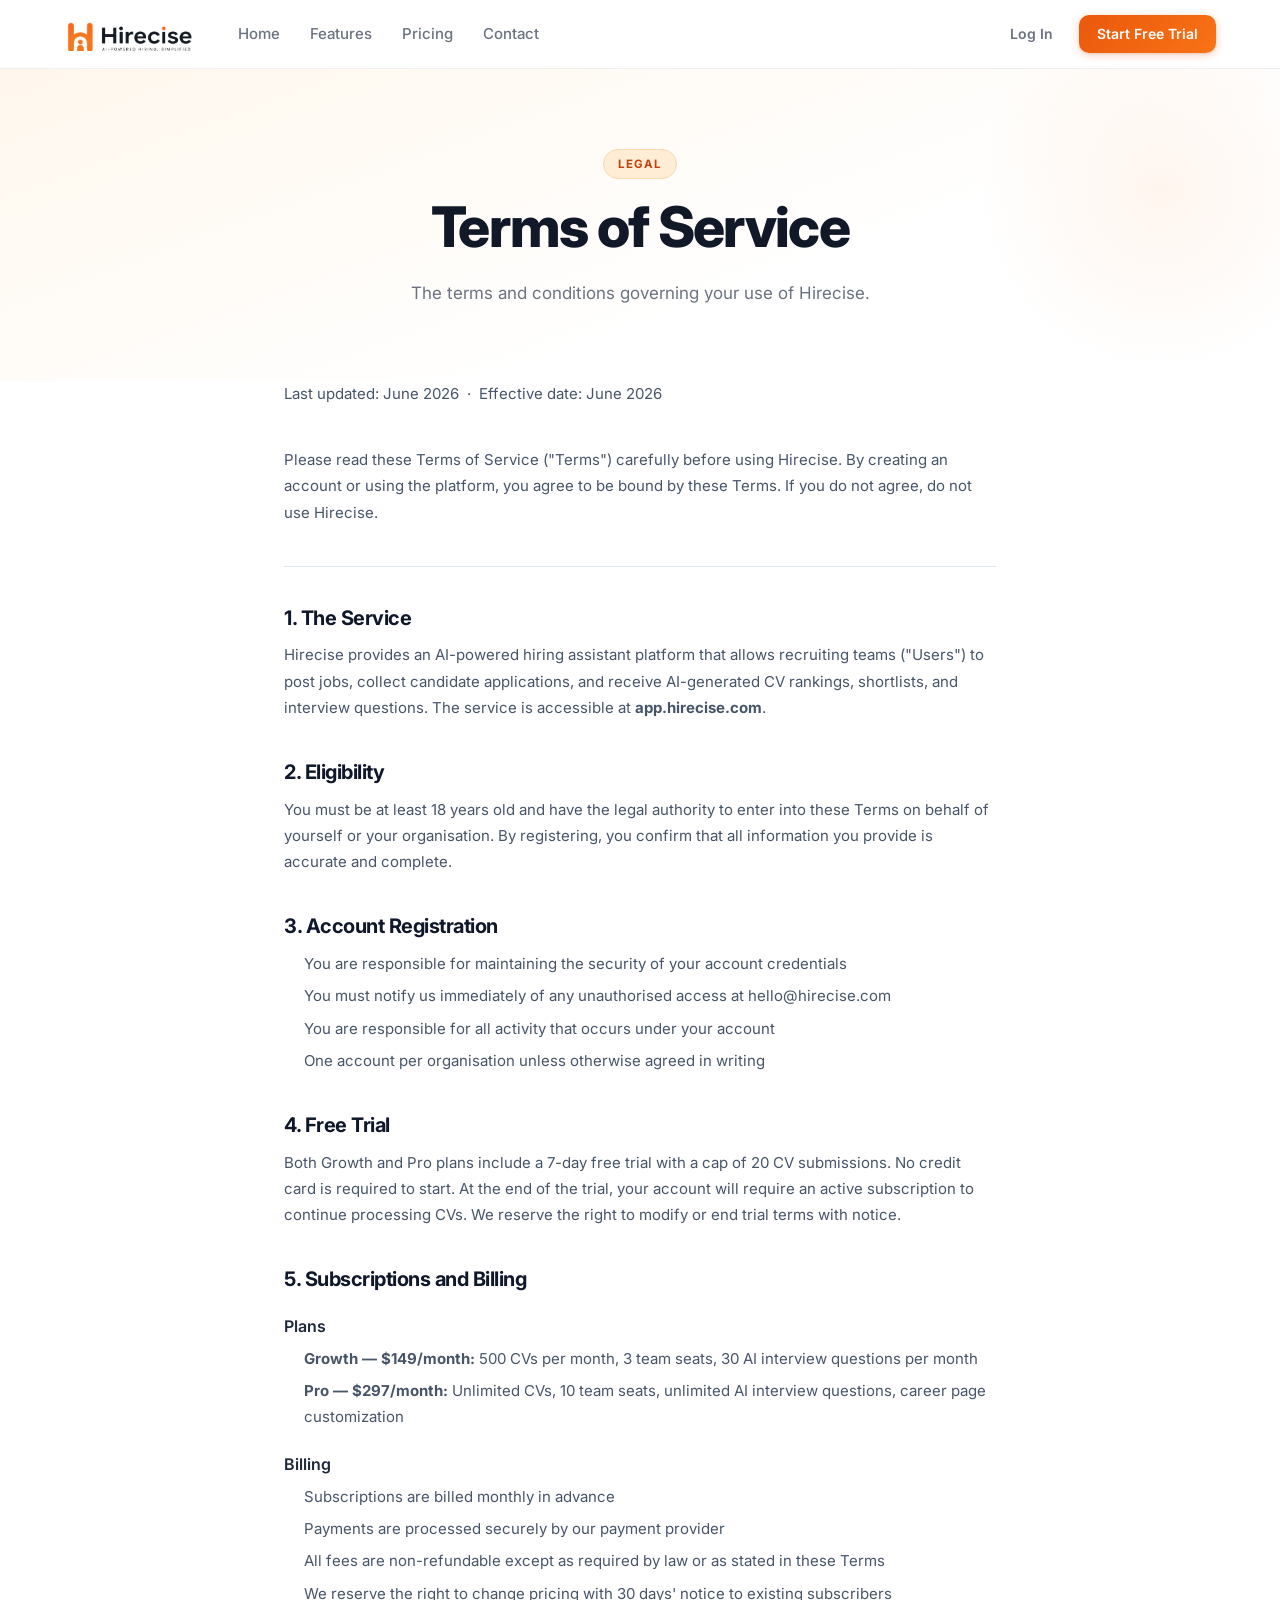
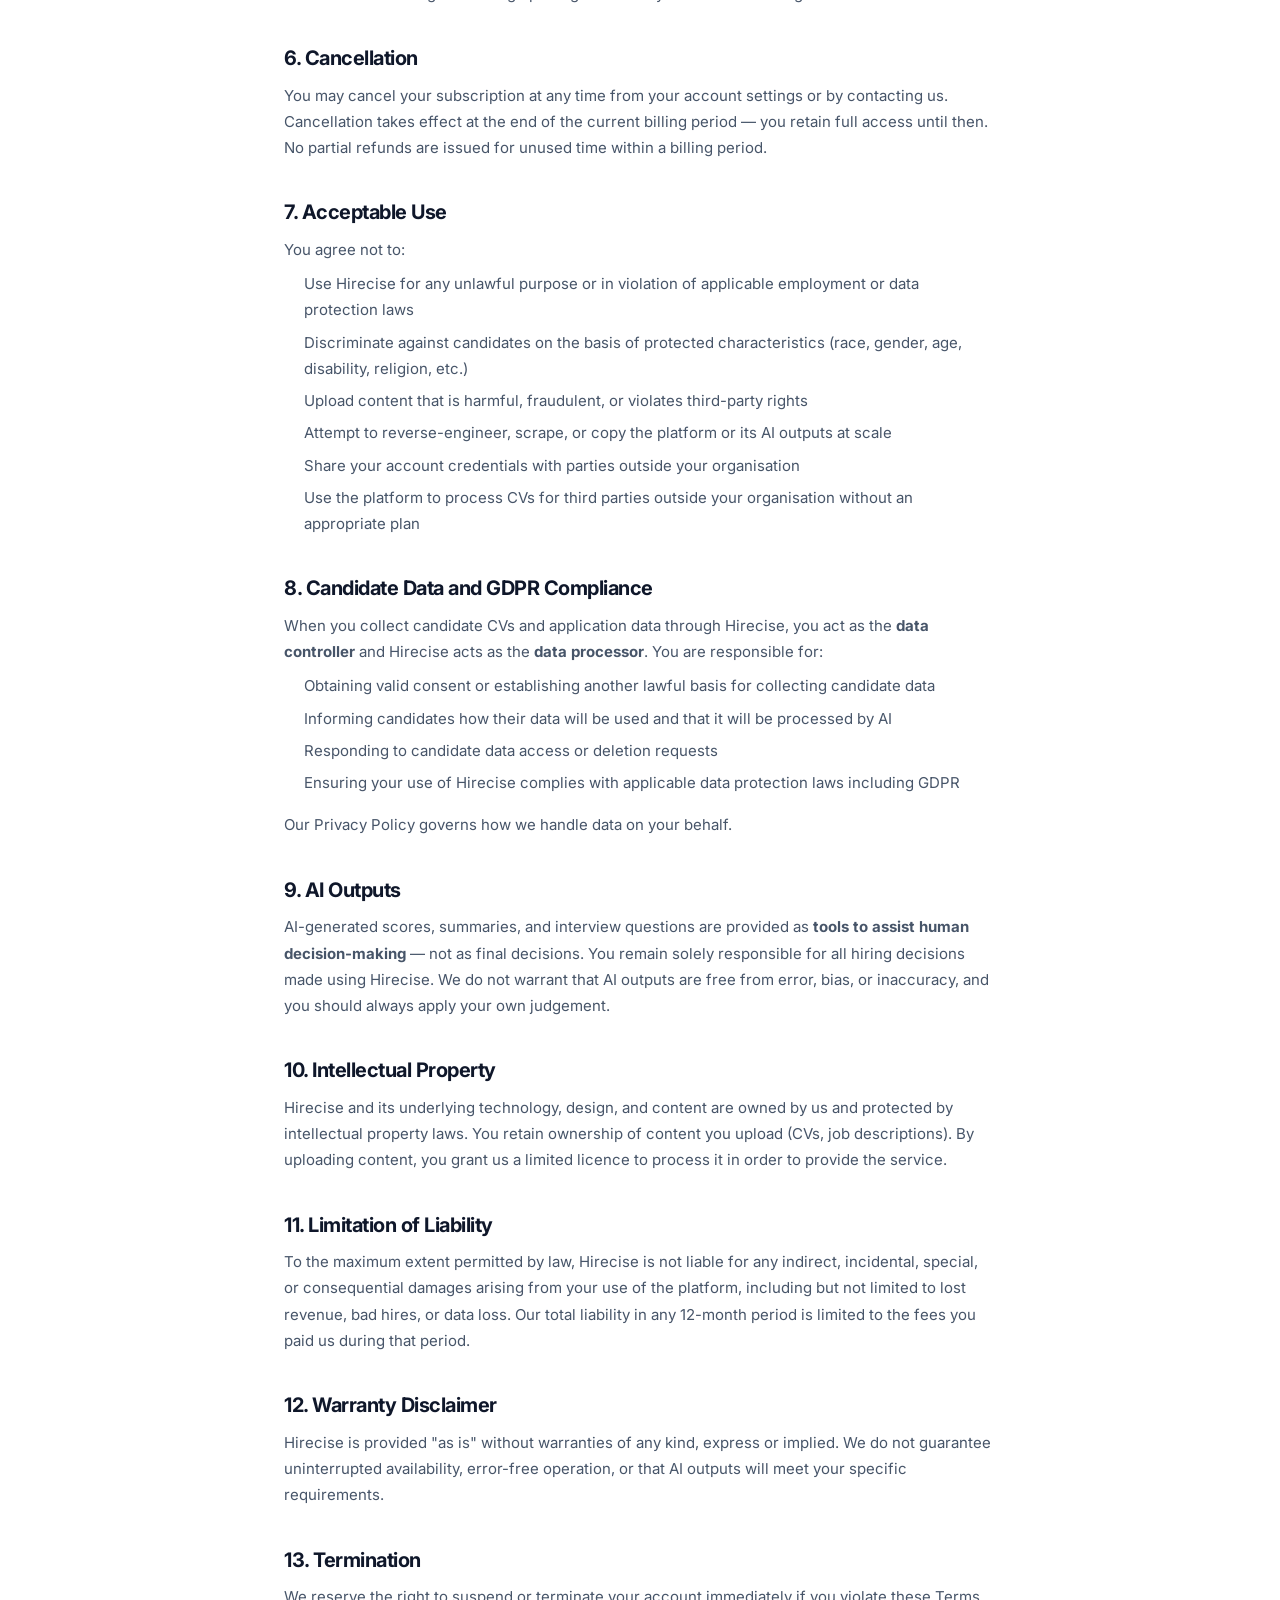
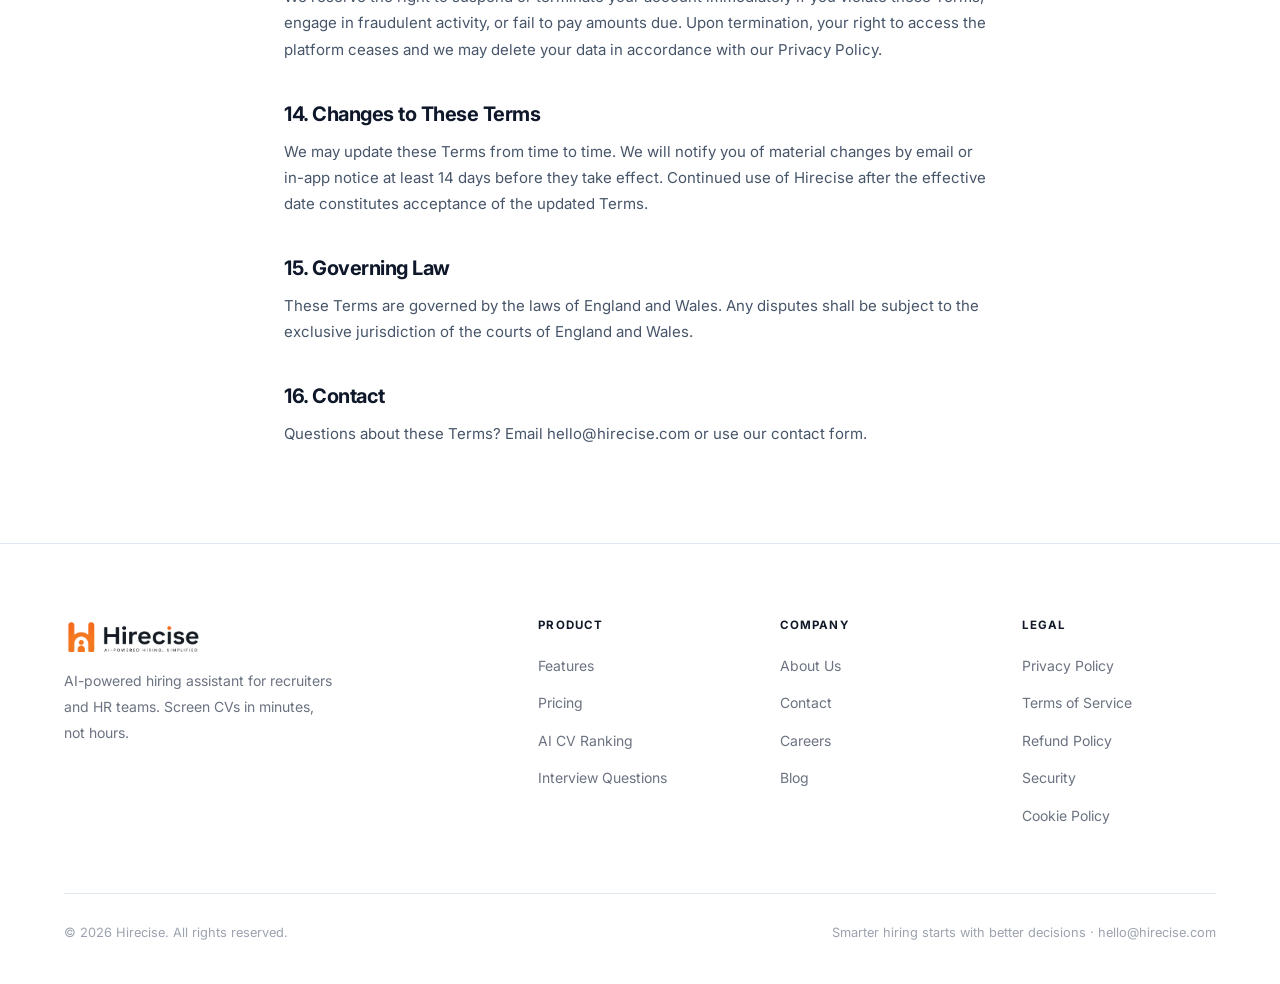
<file: terms.html>
﻿<!DOCTYPE html>
<html lang="en">
<head>
  <meta charset="UTF-8">
  <meta name="viewport" content="width=device-width, initial-scale=1.0">
  <title>Terms of Service — Hirecise</title>
  <meta name="description" content="Hirecise Terms of Service. Read the terms and conditions governing your use of the Hirecise platform.">
  <link rel="canonical" href="https://hirecise.com/terms.html">
  <link rel="preconnect" href="https://fonts.googleapis.com">
  <link rel="preconnect" href="https://fonts.gstatic.com" crossorigin>
  <link href="https://fonts.googleapis.com/css2?family=Inter:wght@400;500;600;700;800&display=swap" rel="stylesheet">
  <link rel="stylesheet" href="css/styles.css">
  <style>
    .legal-body { max-width: 760px; margin: 0 auto; padding: 0 24px 96px; }
    .legal-body h2 { font-size: 1.25rem; font-weight: 700; color: var(--slate-900); margin: 40px 0 12px; }
    .legal-body h3 { font-size: 1rem; font-weight: 600; color: var(--slate-800); margin: 24px 0 8px; }
    .legal-body p, .legal-body li { font-size: .9375rem; color: var(--slate-600); line-height: 1.75; }
    .legal-body ul { padding-left: 20px; margin: 8px 0 16px; }
    .legal-body li { margin-bottom: 6px; }
    .legal-meta { font-size: .8125rem; color: var(--slate-400); margin-bottom: 40px; }
    .legal-divider { border: none; border-top: 1px solid var(--slate-200); margin: 40px 0; }
  </style>
  <link rel="icon" type="image/png" href="assets/favicon.png">
  <link rel="apple-touch-icon" href="assets/favicon.png">
</head>
<body>

<header>
  <nav class="nav" role="navigation" aria-label="Main navigation">
    <div class="container">
      <div class="nav-inner">
        <a href="index.html" class="nav-logo" aria-label="Hirecise home">
          <img src="assets/logo.png" alt="Hirecise" class="logo-img">
        </a>
        <div class="nav-links">
          <a href="index.html">Home</a>
          <a href="features.html" class="">Features</a>
          <a href="pricing.html" class="">Pricing</a>
          <a href="contact.html" class="">Contact</a>
        </div>
        <div class="nav-actions">
          <a href="https://app.hirecise.com/login" class="btn btn-ghost btn-sm">Log In</a>
          <a href="https://app.hirecise.com/register" class="btn btn-primary btn-sm">Start Free Trial</a>
        </div>
        <button class="nav-toggle" aria-label="Toggle navigation" aria-expanded="false">
          <svg class="icon-open" width="22" height="22" viewBox="0 0 24 24" fill="none" stroke="currentColor" stroke-width="2" stroke-linecap="round"><line x1="3" y1="6" x2="21" y2="6"/><line x1="3" y1="12" x2="21" y2="12"/><line x1="3" y1="18" x2="21" y2="18"/></svg>
          <svg class="icon-close" width="22" height="22" viewBox="0 0 24 24" fill="none" stroke="currentColor" stroke-width="2" stroke-linecap="round"><line x1="18" y1="6" x2="6" y2="18"/><line x1="6" y1="6" x2="18" y2="18"/></svg>
        </button>
      </div>
      <div class="nav-mobile">
        <a href="index.html">Home</a>
        <a href="features.html" class="">Features</a>
        <a href="pricing.html" class="">Pricing</a>
        <a href="contact.html" class="">Contact</a>
        <div class="nav-mobile-actions">
          <a href="https://app.hirecise.com/login" class="btn btn-outline">Log In</a>
          <a href="https://app.hirecise.com/register" class="btn btn-primary">Start Free Trial</a>
        </div>
      </div>
    </div>
  </nav>
</header>

<section class="page-hero">
  <div class="container">
    <span class="badge badge-brand">Legal</span>
    <h1>Terms of Service</h1>
    <p>The terms and conditions governing your use of Hirecise.</p>
  </div>
</section>

<div class="legal-body">
  <p class="legal-meta">Last updated: June 2026 &nbsp;·&nbsp; Effective date: June 2026</p>

  <p>Please read these Terms of Service ("Terms") carefully before using Hirecise. By creating an account or using the platform, you agree to be bound by these Terms. If you do not agree, do not use Hirecise.</p>

  <hr class="legal-divider">

  <h2>1. The Service</h2>
  <p>Hirecise provides an AI-powered hiring assistant platform that allows recruiting teams ("Users") to post jobs, collect candidate applications, and receive AI-generated CV rankings, shortlists, and interview questions. The service is accessible at <strong>app.hirecise.com</strong>.</p>

  <h2>2. Eligibility</h2>
  <p>You must be at least 18 years old and have the legal authority to enter into these Terms on behalf of yourself or your organisation. By registering, you confirm that all information you provide is accurate and complete.</p>

  <h2>3. Account Registration</h2>
  <ul>
    <li>You are responsible for maintaining the security of your account credentials</li>
    <li>You must notify us immediately of any unauthorised access at <a href="mailto:hello@hirecise.com">hello@hirecise.com</a></li>
    <li>You are responsible for all activity that occurs under your account</li>
    <li>One account per organisation unless otherwise agreed in writing</li>
  </ul>

  <h2>4. Free Trial</h2>
  <p>Both Growth and Pro plans include a 7-day free trial with a cap of 20 CV submissions. No credit card is required to start. At the end of the trial, your account will require an active subscription to continue processing CVs. We reserve the right to modify or end trial terms with notice.</p>

  <h2>5. Subscriptions and Billing</h2>
  <h3>Plans</h3>
  <ul>
    <li><strong>Growth — $149/month:</strong> 500 CVs per month, 3 team seats, 30 AI interview questions per month</li>
    <li><strong>Pro — $297/month:</strong> Unlimited CVs, 10 team seats, unlimited AI interview questions, career page customization</li>
  </ul>
  <h3>Billing</h3>
  <ul>
    <li>Subscriptions are billed monthly in advance</li>
    <li>Payments are processed securely by our payment provider</li>
    <li>All fees are non-refundable except as required by law or as stated in these Terms</li>
    <li>We reserve the right to change pricing with 30 days' notice to existing subscribers</li>
  </ul>

  <h2>6. Cancellation</h2>
  <p>You may cancel your subscription at any time from your account settings or by contacting us. Cancellation takes effect at the end of the current billing period — you retain full access until then. No partial refunds are issued for unused time within a billing period.</p>

  <h2>7. Acceptable Use</h2>
  <p>You agree not to:</p>
  <ul>
    <li>Use Hirecise for any unlawful purpose or in violation of applicable employment or data protection laws</li>
    <li>Discriminate against candidates on the basis of protected characteristics (race, gender, age, disability, religion, etc.)</li>
    <li>Upload content that is harmful, fraudulent, or violates third-party rights</li>
    <li>Attempt to reverse-engineer, scrape, or copy the platform or its AI outputs at scale</li>
    <li>Share your account credentials with parties outside your organisation</li>
    <li>Use the platform to process CVs for third parties outside your organisation without an appropriate plan</li>
  </ul>

  <h2>8. Candidate Data and GDPR Compliance</h2>
  <p>When you collect candidate CVs and application data through Hirecise, you act as the <strong>data controller</strong> and Hirecise acts as the <strong>data processor</strong>. You are responsible for:</p>
  <ul>
    <li>Obtaining valid consent or establishing another lawful basis for collecting candidate data</li>
    <li>Informing candidates how their data will be used and that it will be processed by AI</li>
    <li>Responding to candidate data access or deletion requests</li>
    <li>Ensuring your use of Hirecise complies with applicable data protection laws including GDPR</li>
  </ul>
  <p>Our <a href="privacy.html">Privacy Policy</a> governs how we handle data on your behalf.</p>

  <h2>9. AI Outputs</h2>
  <p>AI-generated scores, summaries, and interview questions are provided as <strong>tools to assist human decision-making</strong> — not as final decisions. You remain solely responsible for all hiring decisions made using Hirecise. We do not warrant that AI outputs are free from error, bias, or inaccuracy, and you should always apply your own judgement.</p>

  <h2>10. Intellectual Property</h2>
  <p>Hirecise and its underlying technology, design, and content are owned by us and protected by intellectual property laws. You retain ownership of content you upload (CVs, job descriptions). By uploading content, you grant us a limited licence to process it in order to provide the service.</p>

  <h2>11. Limitation of Liability</h2>
  <p>To the maximum extent permitted by law, Hirecise is not liable for any indirect, incidental, special, or consequential damages arising from your use of the platform, including but not limited to lost revenue, bad hires, or data loss. Our total liability in any 12-month period is limited to the fees you paid us during that period.</p>

  <h2>12. Warranty Disclaimer</h2>
  <p>Hirecise is provided "as is" without warranties of any kind, express or implied. We do not guarantee uninterrupted availability, error-free operation, or that AI outputs will meet your specific requirements.</p>

  <h2>13. Termination</h2>
  <p>We reserve the right to suspend or terminate your account immediately if you violate these Terms, engage in fraudulent activity, or fail to pay amounts due. Upon termination, your right to access the platform ceases and we may delete your data in accordance with our <a href="privacy.html">Privacy Policy</a>.</p>

  <h2>14. Changes to These Terms</h2>
  <p>We may update these Terms from time to time. We will notify you of material changes by email or in-app notice at least 14 days before they take effect. Continued use of Hirecise after the effective date constitutes acceptance of the updated Terms.</p>

  <h2>15. Governing Law</h2>
  <p>These Terms are governed by the laws of England and Wales. Any disputes shall be subject to the exclusive jurisdiction of the courts of England and Wales.</p>

  <h2>16. Contact</h2>
  <p>Questions about these Terms? Email <a href="mailto:hello@hirecise.com">hello@hirecise.com</a> or use our <a href="contact.html" class="">contact form</a>.</p>
</div>

<footer class="site-footer">
  <div class="container">
    <div class="footer-grid">
      <div class="footer-brand">
        <a href="index.html" class="nav-logo" aria-label="Hirecise home">
          <img src="assets/logo.png" alt="Hirecise" class="logo-img" style="height:36px;">
        </a>
        <p>AI-powered hiring assistant for recruiters and HR teams. Screen CVs in minutes, not hours.</p>
      </div>
      <div class="footer-col">
        <h5>Product</h5>
        <ul>
          <li><a href="features.html" class="">Features</a></li>
          <li><a href="pricing.html" class="">Pricing</a></li>
          <li><a href="features.html#ai-scoring">AI CV Ranking</a></li>
          <li><a href="features.html#interview">Interview Questions</a></li>
        </ul>
      </div>
      <div class="footer-col">
        <h5>Company</h5>
        <ul>
          <li><a href="contact.html" class="">About Us</a></li>
          <li><a href="contact.html" class="">Contact</a></li>
          <li><a href="contact.html" class="">Careers</a></li>
          <li><a href="contact.html" class="">Blog</a></li>
        </ul>
      </div>
      <div class="footer-col">
        <h5>Legal</h5>
        <ul>
          <li><a href="privacy.html">Privacy Policy</a></li>
          <li><a href="terms.html">Terms of Service</a></li>
          <li><a href="refund.html">Refund Policy</a></li>
          <li><a href="security.html">Security</a></li>
          <li><a href="cookies.html">Cookie Policy</a></li>
        </ul>
      </div>
    </div>
    <div class="footer-bottom">
      <p>&copy; 2026 Hirecise. All rights reserved.</p>
      <p>Smarter hiring starts with better decisions &middot; <a href="mailto:hello@hirecise.com">hello@hirecise.com</a></p>
    </div>
  </div>
</footer>

<script src="js/main.js"></script>
</body>
</html>
</file>
<file: css/styles.css>
/* ============================================================
   Hirecise — Premium White Theme
   ============================================================ */

:root {
  /* Orange */
  --orange-50:  #FFF7ED;
  --orange-100: #FFEDD5;
  --orange-200: #FED7AA;
  --orange-300: #FDBA74;
  --orange-400: #FB923C;
  --orange-500: #F97316;
  --orange-600: #EA580C;
  --orange-700: #C2410C;

  /* Slate */
  --slate-50:   #f8fafc;
  --slate-100:  #f1f5f9;
  --slate-200:  #e2e8f0;
  --slate-300:  #cbd5e1;
  --slate-400:  #94a3b8;
  --slate-500:  #64748b;
  --slate-600:  #475569;
  --slate-700:  #334155;
  --slate-800:  #1e293b;
  --slate-900:  #0f172a;

  /* Semantic */
  --green-100: #d1fae5;
  --green-500: #10b981;
  --green-600: #059669;
  --amber-100: #fef3c7;
  --amber-600: #d97706;
  --red-400:   #f87171;

  /* Brand */
  --primary:        #EA580C;
  --primary-light:  #F97316;
  --primary-dark:   #C2410C;
  --primary-bg:     #FFF7ED;
  --primary-border: #FED7AA;

  /* Grads */
  --grad-primary: linear-gradient(135deg, #EA580C 0%, #F97316 100%);
  --grad-text:    linear-gradient(135deg, #111827 0%, #374151 100%);
  --grad-orange:  linear-gradient(135deg, #fdba74 0%, #F97316 50%, #FB923C 100%);

  /* Font */
  --font: 'Inter', -apple-system, BlinkMacSystemFont, 'Segoe UI', sans-serif;

  /* Shadows */
  --shadow-sm:   0 1px 2px rgba(0,0,0,.05);
  --shadow:      0 1px 3px rgba(0,0,0,.08), 0 1px 2px rgba(0,0,0,.04);
  --shadow-md:   0 4px 8px rgba(0,0,0,.07), 0 2px 4px rgba(0,0,0,.04);
  --shadow-lg:   0 12px 28px rgba(0,0,0,.09), 0 4px 10px rgba(0,0,0,.05);
  --shadow-xl:   0 24px 48px rgba(0,0,0,.12), 0 8px 18px rgba(0,0,0,.06);
  --shadow-card: 0 1px 3px rgba(0,0,0,.06), 0 4px 16px rgba(0,0,0,.05);

  /* Radii */
  --r:    6px;
  --r-md: 10px;
  --r-lg: 14px;
  --r-xl: 18px;
  --r-2xl: 24px;
}

/* ── Reset ────────────────────────────────────────────── */
*, *::before, *::after { box-sizing: border-box; margin: 0; padding: 0; }
html  { scroll-behavior: smooth; }
body  { font-family: var(--font); color: #111827; background: #fff;
        line-height: 1.6; -webkit-font-smoothing: antialiased; }
img   { max-width: 100%; display: block; }
a     { color: inherit; text-decoration: none; }
ul    { list-style: none; }
button{ cursor: pointer; font-family: inherit; border: none; background: none; }
input, textarea, select { font-family: inherit; font-size: 16px; }

/* ── Typography ───────────────────────────────────────── */
h1 { font-size: clamp(2rem, 5.5vw, 3.5rem); font-weight: 800;
     line-height: 1.1; letter-spacing: -.03em; color: #111827; }
h2 { font-size: clamp(1.65rem, 4vw, 2.625rem); font-weight: 700;
     line-height: 1.18; letter-spacing: -.025em; color: #111827; }
h3 { font-size: 1.2rem; font-weight: 600; line-height: 1.35; color: #111827; }
h4 { font-size: .9375rem; font-weight: 600; color: #111827; }
p  { color: #6B7280; line-height: 1.75; }

/* ── Layout ───────────────────────────────────────────── */
.container { max-width: 1200px; margin: 0 auto; padding: 0 24px; }
.section    { padding: 104px 0; }
.section-sm { padding: 72px 0; }
.sr-only    { position: absolute; width: 1px; height: 1px; padding: 0;
              margin: -1px; overflow: hidden; clip: rect(0,0,0,0); white-space: nowrap; }

/* ── Animations ───────────────────────────────────────── */
@keyframes float   { 0%,100%{transform:translateY(0)} 50%{transform:translateY(-14px)} }
@keyframes marquee { from{transform:translateX(0)} to{transform:translateX(-50%)} }
@keyframes shine   { to{background-position:200% center} }
@keyframes pulse-ring {
  0%,100%{box-shadow:0 0 0 0 rgba(249,115,22,.5)}
  50%{box-shadow:0 0 0 8px rgba(249,115,22,0)}
}
@keyframes fade-up { from{opacity:0;transform:translateY(28px)} to{opacity:1;transform:none} }
@keyframes hero-in { from{opacity:0;transform:translateY(24px)} to{opacity:1;transform:none} }
@keyframes card-in { from{opacity:0;transform:translateX(32px)} to{opacity:1;transform:none} }
@keyframes orb-float { 0%,100%{transform:translate(0,0)} 50%{transform:translate(-20px,20px)} }

.fade-up {
  opacity: 0; transform: translateY(28px);
  transition: opacity .65s cubic-bezier(.22,1,.36,1), transform .65s cubic-bezier(.22,1,.36,1);
}
.fade-up.visible { opacity: 1; transform: none; }

/* Stagger on grid parents */
.fade-up.highlights-grid .highlight-card,
.fade-up.problem-grid    .problem-card,
.fade-up.steps-grid      .step,
.fade-up.testimonials-grid .testi-card {
  opacity: 0; transform: translateY(16px);
  transition: opacity .5s cubic-bezier(.22,1,.36,1), transform .5s cubic-bezier(.22,1,.36,1);
}
.fade-up.visible.highlights-grid .highlight-card,
.fade-up.visible.problem-grid    .problem-card,
.fade-up.visible.steps-grid      .step,
.fade-up.visible.testimonials-grid .testi-card { opacity: 1; transform: none; }
.fade-up.visible .highlight-card:nth-child(2),
.fade-up.visible .problem-card:nth-child(2),
.fade-up.visible .step:nth-child(2),
.fade-up.visible .testi-card:nth-child(2) { transition-delay: .08s; }
.fade-up.visible .highlight-card:nth-child(3),
.fade-up.visible .problem-card:nth-child(3),
.fade-up.visible .step:nth-child(3),
.fade-up.visible .testi-card:nth-child(3) { transition-delay: .16s; }
.fade-up.visible .highlight-card:nth-child(4),
.fade-up.visible .problem-card:nth-child(4) { transition-delay: .24s; }
.fade-up.visible .highlight-card:nth-child(5),
.fade-up.visible .problem-card:nth-child(5) { transition-delay: .32s; }
.fade-up.visible .highlight-card:nth-child(6),
.fade-up.visible .problem-card:nth-child(6) { transition-delay: .40s; }

/* ── Badge ────────────────────────────────────────────── */
.badge {
  display: inline-flex; align-items: center; gap: 6px;
  padding: 5px 14px; border-radius: 100px;
  font-size: .72rem; font-weight: 700;
  text-transform: uppercase; letter-spacing: .07em;
}
.badge-brand { background: var(--orange-100); color: var(--orange-700); border: 1px solid var(--orange-200); }
.badge-blue  { background: var(--orange-100); color: var(--orange-700); border: 1px solid var(--orange-200); }
.badge-dark  { background: rgba(249,115,22,.1); color: var(--orange-500); border: 1px solid rgba(249,115,22,.2); }
.badge-amber { background: rgba(251,191,36,.12); color: #d97706; border: 1px solid rgba(251,191,36,.2); }

/* ── Buttons ──────────────────────────────────────────── */
.btn {
  display: inline-flex; align-items: center; justify-content: center; gap: 8px;
  padding: 12px 24px; border-radius: var(--r-md);
  font-size: .9375rem; font-weight: 600; min-height: 44px;
  transition: all .2s cubic-bezier(.22,1,.36,1);
  white-space: nowrap; line-height: 1; position: relative; overflow: hidden; cursor: pointer;
}
.btn-primary {
  background: var(--grad-primary); color: #fff;
  box-shadow: 0 2px 8px rgba(234,88,12,.3), 0 1px 2px rgba(0,0,0,.08);
  border: none;
}
.btn-primary:hover { transform: translateY(-2px); box-shadow: 0 8px 24px rgba(234,88,12,.4); }
.btn-primary:active { transform: translateY(0); }

.btn-outline {
  background: transparent; color: var(--primary);
  border: 1.5px solid var(--primary-border);
}
.btn-outline:hover {
  background: var(--primary-bg); border-color: var(--primary);
  box-shadow: 0 0 0 4px rgba(249,115,22,.07);
}
.btn-ghost  { color: #6B7280; }
.btn-ghost:hover { color: var(--primary); background: var(--primary-bg); border-radius: var(--r-md); }

.btn-dark-outline {
  background: transparent; color: rgba(255,255,255,.88);
  border: 1.5px solid rgba(255,255,255,.25);
}
.btn-dark-outline:hover { background: rgba(255,255,255,.08); border-color: rgba(255,255,255,.55); }

.btn-lg { padding: 15px 34px; font-size: 1rem; border-radius: var(--r-lg); min-height: 54px; }
.btn-sm { padding: 8px 18px; font-size: .875rem; min-height: 38px; }
.btn-full { width: 100%; }

/* ── Section header ───────────────────────────────────── */
.section-header { text-align: center; max-width: 680px; margin: 0 auto 72px; }
.section-header .badge { margin-bottom: 18px; }
.section-header h2     { margin-bottom: 18px; }
.section-header p      { font-size: 1.0625rem; }

/* ============================================================
   NAVIGATION
   ============================================================ */
.nav {
  position: sticky; top: 0; z-index: 100;
  background: rgba(255,255,255,.92);
  backdrop-filter: blur(20px) saturate(180%);
  -webkit-backdrop-filter: blur(20px) saturate(180%);
  border-bottom: 1px solid rgba(0,0,0,.06);
  transition: box-shadow .25s, background .25s;
}
.nav.scrolled {
  background: rgba(255,255,255,.98);
  box-shadow: 0 1px 0 rgba(0,0,0,.06), 0 4px 20px rgba(0,0,0,.05);
}
.nav-inner { display: flex; align-items: center; height: 68px; gap: 32px; }
.nav-logo  {
  display: flex; align-items: center; gap: 8px;
  font-size: 1.3rem; font-weight: 800; color: #111827;
  flex-shrink: 0; letter-spacing: -.03em;
}
.logo-img { height: 34px; width: auto; display: block; }

.nav-links { display: flex; align-items: center; gap: 2px; flex: 1; }
.nav-links a {
  padding: 7px 14px; border-radius: var(--r);
  font-size: .9375rem; font-weight: 500; color: #6B7280;
  transition: all .15s; min-height: 36px; display: inline-flex; align-items: center;
}
.nav-links a:hover { color: var(--primary); background: var(--primary-bg); }
.nav-links a.active { color: var(--primary); background: var(--primary-bg); font-weight: 600; }

.nav-actions { display: flex; align-items: center; gap: 8px; flex-shrink: 0; }
.nav-toggle {
  display: none; padding: 10px; border-radius: var(--r); color: #6B7280;
  min-width: 44px; min-height: 44px; align-items: center; justify-content: center;
}
.nav-toggle:hover { background: var(--slate-100); }
.nav-toggle .icon-close { display: none; }
.nav-toggle[aria-expanded="true"] .icon-open  { display: none; }
.nav-toggle[aria-expanded="true"] .icon-close { display: block; }
.nav-mobile { display: none; padding: 12px 0 24px; border-top: 1px solid var(--slate-100); background: #fff; }
.nav-mobile.open { display: block; }
.nav-mobile a {
  display: flex; align-items: center; padding: 12px 14px; border-radius: var(--r-md);
  color: var(--slate-700); font-weight: 500; font-size: 1rem;
  transition: all .15s; margin-bottom: 2px; min-height: 44px;
}
.nav-mobile a:hover, .nav-mobile a.active { color: var(--primary); background: var(--primary-bg); }
.nav-mobile-actions {
  display: flex; flex-direction: column; gap: 10px;
  margin-top: 16px; padding-top: 16px;
  border-top: 1px solid var(--slate-100);
}

/* ============================================================
   HERO — Centered Premium Layout
   ============================================================ */
.hero {
  padding: 80px 0 96px;
  background: #fff;
  position: relative; overflow: hidden;
  border-bottom: 1px solid var(--slate-100);
}
/* Subtle dot grid */
.hero-noise {
  position: absolute; inset: 0; pointer-events: none; z-index: 0;
  background-image: radial-gradient(rgba(15,23,42,.03) 1px, transparent 1px);
  background-size: 28px 28px;
}
/* Warm orange glow — top center */
.hero-orb {
  position: absolute; top: -160px; left: 50%; transform: translateX(-50%);
  width: 900px; height: 600px;
  background: radial-gradient(ellipse at center top,
    rgba(249,115,22,.12) 0%,
    rgba(251,146,60,.06) 35%,
    transparent 70%);
  pointer-events: none; z-index: 0;
}
/* Right accent orb */
.hero::after {
  content: '';
  position: absolute; bottom: -120px; right: -100px;
  width: 500px; height: 500px;
  background: radial-gradient(circle, rgba(251,146,60,.06) 0%, transparent 65%);
  border-radius: 50%; pointer-events: none;
}

.hero-inner {
  position: relative; z-index: 1;
  display: flex; flex-direction: column; align-items: center; text-align: center;
  max-width: 860px; margin: 0 auto;
}

/* Pill badge above headline */
.hero-label {
  display: inline-flex; align-items: center; gap: 8px;
  padding: 6px 16px; border-radius: 100px;
  background: var(--orange-100);
  border: 1px solid var(--orange-200);
  font-size: .78rem; font-weight: 700;
  color: var(--orange-700);
  text-transform: uppercase; letter-spacing: .06em;
  margin-bottom: 32px;
  animation: hero-in .7s cubic-bezier(.22,1,.36,1) .05s both;
}
.hero-pulse {
  width: 7px; height: 7px; border-radius: 50%;
  background: var(--primary-light); flex-shrink: 0;
  animation: pulse-ring 2s ease-in-out infinite;
}

/* Giant headline */
.hero-title {
  font-size: clamp(44px, 7.5vw, 80px);
  font-weight: 900;
  letter-spacing: -.04em;
  line-height: 1.05;
  color: #111827;
  margin-bottom: 28px;
  animation: hero-in .7s cubic-bezier(.22,1,.36,1) .15s both;
}
.hero-title .o {
  background: var(--grad-orange);
  background-size: 200% auto;
  -webkit-background-clip: text; -webkit-text-fill-color: transparent;
  background-clip: text;
  animation: shine 5s linear infinite;
}

/* Sub-headline */
.hero-desc {
  font-size: 1.125rem; color: #6B7280; max-width: 520px;
  line-height: 1.75; margin: 0 0 40px;
  animation: hero-in .7s cubic-bezier(.22,1,.36,1) .25s both;
}

/* Email + CTA row */
.hero-form {
  display: flex; align-items: center; gap: 0;
  width: 100%; max-width: 500px;
  background: #fff;
  border: 1.5px solid #E5E7EB;
  border-radius: 14px;
  padding: 5px 5px 5px 16px;
  box-shadow: 0 2px 12px rgba(0,0,0,.07), 0 1px 3px rgba(0,0,0,.04);
  margin-bottom: 16px;
  animation: hero-in .7s cubic-bezier(.22,1,.36,1) .35s both;
  transition: border-color .18s, box-shadow .18s;
}
.hero-form:focus-within {
  border-color: var(--primary-light);
  box-shadow: 0 2px 12px rgba(0,0,0,.07), 0 0 0 3px rgba(249,115,22,.15);
}
.hero-email {
  flex: 1; border: none; outline: none; background: transparent;
  font-size: .9375rem; color: #111827; font-family: inherit;
  min-width: 0; padding: 4px 0;
}
.hero-email::placeholder { color: #9CA3AF; }
.hero-submit {
  flex-shrink: 0; white-space: nowrap;
  background: var(--grad-primary); color: #fff;
  border: none; cursor: pointer;
  font-size: .875rem; font-weight: 700;
  padding: 11px 20px; border-radius: 10px;
  display: inline-flex; align-items: center; gap: 6px;
  font-family: inherit;
  transition: all .2s cubic-bezier(.22,1,.36,1);
  box-shadow: 0 1px 4px rgba(234,88,12,.3);
}
.hero-submit:hover { box-shadow: 0 4px 14px rgba(234,88,12,.4); transform: translateY(-1px); }
.hero-submit:active { transform: translateY(0); }

.hero-note {
  font-size: .8rem; color: #9CA3AF; margin-bottom: 40px;
  animation: hero-in .7s cubic-bezier(.22,1,.36,1) .42s both;
}

/* Proof row */
.hero-proof {
  display: flex; align-items: center; gap: 12px;
  animation: hero-in .7s cubic-bezier(.22,1,.36,1) .48s both;
}
.hero-avatars { display: flex; }
.hero-avatars span {
  width: 32px; height: 32px; border-radius: 50%;
  border: 2px solid #fff;
  background: var(--orange-100);
  color: var(--primary); font-size: .7rem; font-weight: 700;
  display: flex; align-items: center; justify-content: center;
  margin-right: -8px; flex-shrink: 0;
  box-shadow: 0 0 0 1px var(--orange-200);
}
.hero-proof p { font-size: .875rem; color: #6B7280; }
.hero-proof strong { color: #111827; }

/* ============================================================
   STATS BAR
   ============================================================ */
.stats-bar {
  background: #FAFAFA;
  border-bottom: 1px solid var(--slate-200);
}
.stats-bar-inner {
  display: grid; grid-template-columns: repeat(4, 1fr);
  max-width: 1100px; margin: 0 auto; padding: 0 24px;
}
.stat-item {
  display: flex; flex-direction: column; align-items: center; justify-content: center;
  padding: 32px 20px; border-right: 1px solid var(--slate-200); text-align: center;
}
.stat-item:last-child { border-right: none; }
.stat-value {
  font-size: 2.5rem; font-weight: 800; line-height: 1; letter-spacing: -.04em;
  background: var(--grad-primary);
  -webkit-background-clip: text; -webkit-text-fill-color: transparent;
  background-clip: text;
  margin-bottom: 6px;
}
.stat-label { font-size: .8125rem; font-weight: 500; color: #6B7280; line-height: 1.4; }

/* ============================================================
   TRUST BAR
   ============================================================ */
.trust-bar {
  background: var(--slate-50); padding: 28px 0;
  border-top: 1px solid var(--slate-200); border-bottom: 1px solid var(--slate-200); overflow: hidden;
}
.trust-bar-label {
  text-align: center; font-size: .72rem; font-weight: 600;
  text-transform: uppercase; letter-spacing: .1em; color: #9CA3AF; margin-bottom: 18px;
}
.trust-bar-track { overflow: hidden; mask-image: linear-gradient(90deg, transparent, #000 12%, #000 88%, transparent); }
.trust-bar-marquee {
  display: flex; align-items: center; animation: marquee 28s linear infinite; width: max-content;
}
.trust-bar-marquee:hover { animation-play-state: paused; }
.trust-bar-marquee span {
  font-size: 1rem; font-weight: 700; color: #CBD5E1;
  letter-spacing: -.01em; white-space: nowrap; padding: 0 32px; transition: color .2s;
}
.trust-bar-marquee span:hover { color: #6B7280; }
.trust-dot { width: 4px; height: 4px; border-radius: 50%; background: #CBD5E1; flex-shrink: 0; padding: 0 !important; }

/* ============================================================
   FEATURE HIGHLIGHTS
   ============================================================ */
.highlights-grid { display: grid; grid-template-columns: repeat(3,1fr); gap: 20px; }
.highlight-card {
  padding: 32px; background: #fff;
  border: 1px solid var(--slate-200); border-radius: var(--r-xl);
  transition: all .28s cubic-bezier(.22,1,.36,1);
  position: relative; overflow: hidden;
}
.highlight-card::before {
  content: ''; position: absolute; inset: 0;
  background: linear-gradient(135deg, rgba(249,115,22,.03) 0%, transparent 60%);
  opacity: 0; transition: opacity .28s;
}
.highlight-card:hover {
  border-color: var(--orange-200);
  box-shadow: var(--shadow-lg), 0 0 0 1px rgba(249,115,22,.08);
  transform: translateY(-4px);
}
.highlight-card:hover::before { opacity: 1; }
.highlight-icon {
  width: 52px; height: 52px;
  background: linear-gradient(135deg, var(--orange-50), var(--orange-100));
  border-radius: var(--r-lg); display: flex; align-items: center; justify-content: center;
  margin-bottom: 20px; color: var(--primary); border: 1px solid var(--orange-200);
  transition: all .28s;
}
.highlight-card:hover .highlight-icon {
  background: var(--grad-primary); color: #fff; border-color: transparent;
  box-shadow: 0 6px 16px rgba(234,88,12,.25);
}
.highlight-card h3 { margin-bottom: 10px; font-size: 1.1rem; }
.highlight-card p  { font-size: .9375rem; }

/* ============================================================
   HOW IT WORKS
   ============================================================ */
.how { background: linear-gradient(180deg, var(--slate-50) 0%, #fff 100%); }
.steps-grid {
  display: grid; grid-template-columns: repeat(3,1fr);
  gap: 48px; position: relative;
}
.steps-grid::before {
  content: ''; position: absolute; top: 40px;
  left: calc(16.67% + 24px); right: calc(16.67% + 24px);
  height: 2px;
  background: linear-gradient(90deg, var(--orange-200), var(--orange-400), var(--orange-200));
  opacity: .6;
}
.step { text-align: center; }
.step-num {
  width: 80px; height: 80px; border-radius: 50%;
  background: linear-gradient(135deg, #fff 0%, var(--orange-50) 100%);
  border: 2px solid var(--orange-200);
  display: flex; align-items: center; justify-content: center;
  margin: 0 auto 26px; font-size: 1.5rem; font-weight: 800; color: var(--primary);
  box-shadow: var(--shadow-md), 0 0 0 6px rgba(249,115,22,.05);
  position: relative; z-index: 1; transition: all .28s;
}
.step:hover .step-num {
  background: var(--grad-primary); color: #fff; border-color: transparent;
  box-shadow: var(--shadow-lg), 0 0 0 8px rgba(249,115,22,.08);
}
.step h3 { margin-bottom: 10px; }
.step p  { font-size: .9375rem; }

/* ============================================================
   BEFORE / AFTER — White Premium Cards
   ============================================================ */
.compare-section {
  background: #FAFAFA;
  padding: 104px 0;
  border-top: 1px solid var(--slate-200);
  border-bottom: 1px solid var(--slate-200);
}
.compare-grid {
  display: grid; grid-template-columns: 1fr auto 1fr;
  gap: 24px; align-items: start;
  max-width: 920px; margin: 0 auto 40px;
}
.compare-card {
  background: #fff; border-radius: var(--r-xl);
  border: 1px solid var(--slate-200);
  box-shadow: var(--shadow-card); overflow: hidden;
}
.compare-card-header {
  padding: 18px 24px; font-weight: 700; font-size: 1rem; color: #111827;
  display: flex; align-items: center; gap: 10px;
  border-bottom: 1px solid var(--slate-100);
  background: #FAFAFA;
}
.compare-card.bad  { border-top: 3px solid #EF4444; }
.compare-card.good { border-top: 3px solid var(--primary-light); }
.compare-card.good .compare-card-header { background: var(--orange-50); }
.compare-row {
  padding: 14px 24px; border-bottom: 1px solid var(--slate-100);
  display: flex; flex-direction: column; gap: 2px;
}
.compare-row:last-child { border-bottom: none; }
.compare-row-label {
  font-size: .72rem; font-weight: 600; color: #9CA3AF;
  text-transform: uppercase; letter-spacing: .06em;
}
.compare-row-val { font-size: .9375rem; font-weight: 600; color: #374151; }
.compare-card.good .compare-row-val { color: var(--primary); }
.compare-vs {
  display: flex; align-items: center; justify-content: center;
  font-weight: 800; font-size: .875rem; color: #9CA3AF;
  background: var(--slate-100); border: 1px solid var(--slate-200);
  border-radius: 100px; padding: 10px 14px; align-self: center;
  letter-spacing: .08em; flex-shrink: 0;
}

/* ============================================================
   TESTIMONIALS
   ============================================================ */
.testimonials { background: var(--slate-50); }
.testimonials-grid { display: grid; grid-template-columns: repeat(3,1fr); gap: 22px; }
.testi-card {
  padding: 30px; background: #fff; border-radius: var(--r-xl);
  border: 1px solid var(--slate-200); box-shadow: var(--shadow-card);
  position: relative; overflow: hidden;
  transition: all .28s cubic-bezier(.22,1,.36,1);
}
.testi-card::before {
  content: ''; position: absolute; top: 0; left: 0; right: 0; height: 3px;
  background: var(--grad-primary); opacity: 0; transition: opacity .28s;
}
.testi-card:hover { border-color: var(--orange-200); box-shadow: var(--shadow-lg); transform: translateY(-4px); }
.testi-card:hover::before { opacity: 1; }
.testi-stars { color: #f59e0b; margin-bottom: 16px; font-size: 1rem; letter-spacing: 2px; }
.testi-text  { font-size: .9375rem; color: var(--slate-700); font-style: italic; margin-bottom: 22px; line-height: 1.75; }
.testi-author { display: flex; align-items: center; gap: 12px; }
.testi-avatar {
  width: 42px; height: 42px; border-radius: 50%;
  background: linear-gradient(135deg, var(--orange-100), var(--orange-200));
  color: var(--primary); display: flex; align-items: center; justify-content: center;
  font-weight: 700; font-size: .875rem; flex-shrink: 0;
}
.testi-name  { font-weight: 600; font-size: .875rem; color: #111827; }
.testi-title { font-size: .78rem; color: #6B7280; }

/* ============================================================
   STATS PANEL (replaces ROI dark section)
   ============================================================ */
.stats-panel {
  background: #fff;
  padding: 104px 0;
}
.stats-panel-grid {
  display: grid; grid-template-columns: repeat(3,1fr);
  gap: 24px; max-width: 840px; margin: 0 auto 52px;
}
.stat-panel-item {
  text-align: center; padding: 36px 24px;
  background: #fff; border: 1px solid var(--slate-200);
  border-radius: var(--r-xl); box-shadow: var(--shadow-card);
  transition: all .25s; position: relative; overflow: hidden;
}
.stat-panel-item::before {
  content: ''; position: absolute; top: 0; left: 0; right: 0; height: 2px;
  background: var(--grad-primary); opacity: 0; transition: opacity .25s;
}
.stat-panel-item:hover {
  border-color: var(--orange-200); transform: translateY(-3px);
  box-shadow: var(--shadow-lg);
}
.stat-panel-item:hover::before { opacity: 1; }
.stat-panel-val {
  font-size: 2.875rem; font-weight: 900; letter-spacing: -.04em;
  background: var(--grad-primary);
  -webkit-background-clip: text; -webkit-text-fill-color: transparent;
  background-clip: text; line-height: 1; margin-bottom: 8px;
}
.stat-panel-label { font-size: .9375rem; color: #6B7280; font-weight: 500; }

/* ============================================================
   CTA SECTION — Light Orange Premium
   ============================================================ */
.cta-section {
  background: linear-gradient(135deg, #FFF7ED 0%, #fff 50%, #FFF7ED 100%);
  padding: 104px 0;
  border-top: 1px solid var(--orange-200);
  border-bottom: 1px solid var(--orange-200);
  text-align: center; position: relative; overflow: hidden;
}
.cta-section::before {
  content: ''; position: absolute; top: -100px; left: 50%; transform: translateX(-50%);
  width: 700px; height: 700px;
  background: radial-gradient(circle, rgba(249,115,22,.08) 0%, transparent 65%);
  border-radius: 50%; pointer-events: none;
}
.cta-section .container { position: relative; z-index: 1; }
.cta-section h2 { color: #111827; margin-bottom: 18px; }
.cta-section > .container > p { color: #6B7280; font-size: 1.125rem; margin-bottom: 40px; }
.cta-actions { display: flex; align-items: center; justify-content: center; gap: 16px; flex-wrap: wrap; }
.cta-note    { margin-top: 18px; font-size: .8rem; color: #9CA3AF; }

/* ============================================================
   FOOTER — White Premium
   ============================================================ */
.site-footer {
  background: #fff;
  border-top: 1px solid var(--slate-200);
  padding: 72px 0 40px;
  color: #6B7280;
}
.footer-grid {
  display: grid; grid-template-columns: 2.2fr 1fr 1fr 1fr;
  gap: 48px; margin-bottom: 52px;
}
.footer-brand p { font-size: .875rem; line-height: 1.85; max-width: 270px; margin-top: 16px; color: #6B7280; }
.footer-col h5 {
  color: #111827; font-size: .72rem; text-transform: uppercase;
  letter-spacing: .09em; margin-bottom: 18px;
}
.footer-col li { margin-bottom: 12px; }
.footer-col li a { font-size: .875rem; color: #6B7280; transition: color .15s; }
.footer-col li a:hover { color: var(--primary); }
.footer-bottom {
  padding-top: 28px; border-top: 1px solid var(--slate-200);
  display: flex; align-items: center; justify-content: space-between;
  gap: 16px; flex-wrap: wrap;
}
.footer-bottom p { font-size: .8rem; color: #9CA3AF; }
.footer-bottom a { color: #9CA3AF; transition: color .15s; }
.footer-bottom a:hover { color: var(--primary); }

/* ============================================================
   PAGE HERO (inner pages)
   ============================================================ */
.page-hero {
  background: linear-gradient(160deg, var(--orange-50) 0%, #fff 65%);
  padding: 80px 0 72px; text-align: center;
  position: relative; overflow: hidden;
}
.page-hero::before {
  content: ''; position: absolute; top: -80px; right: -80px;
  width: 400px; height: 400px;
  background: radial-gradient(circle, rgba(249,115,22,.07) 0%, transparent 65%);
  border-radius: 50%; pointer-events: none;
}
.page-hero .badge  { margin-bottom: 18px; }
.page-hero h1      { margin-bottom: 20px; max-width: 700px; margin-left: auto; margin-right: auto; }
.page-hero p       { font-size: 1.0625rem; max-width: 540px; margin: 0 auto; }

/* ============================================================
   FEATURES PAGE
   ============================================================ */
.feat-section { padding: 96px 0; }
.feat-section:nth-child(even) { background: var(--slate-50); }
.feat-inner { display: grid; grid-template-columns: 1fr 1fr; gap: 80px; align-items: center; }
.feat-inner.flipped .feat-text   { order: 2; }
.feat-inner.flipped .feat-visual { order: 1; }
.feat-text .badge   { margin-bottom: 18px; }
.feat-text h2       { margin-bottom: 18px; }
.feat-text > p      { margin-bottom: 30px; }
.feat-list          { display: flex; flex-direction: column; gap: 13px; }
.feat-list li {
  display: flex; align-items: flex-start; gap: 10px;
  font-size: .9375rem; color: var(--slate-700);
}
.feat-list li svg { flex-shrink: 0; margin-top: 2px; }
.feat-visual-box {
  background: #fff; border: 1px solid var(--slate-200);
  border-radius: var(--r-xl); padding: 30px; box-shadow: var(--shadow-lg);
}
.feat-visual-box.alt { background: var(--orange-50); }

.score-bars-wrap h4 { margin-bottom: 20px; font-size: .9375rem; }
.score-bars { display: flex; flex-direction: column; gap: 16px; }
.score-bar-row label {
  display: flex; justify-content: space-between;
  font-size: .8rem; font-weight: 600; color: var(--slate-600); margin-bottom: 6px;
}
.score-bar-track { height: 8px; background: var(--slate-200); border-radius: 100px; overflow: hidden; }
.score-bar-fill  { height: 100%; border-radius: 100px; background: linear-gradient(90deg, var(--primary), var(--primary-light)); }

.analytics-widget { padding: 0; overflow: hidden; }
.aw-header { padding: 16px 20px; border-bottom: 1px solid var(--slate-200); display: flex; align-items: center; justify-content: space-between; }
.aw-header h4 { font-size: .875rem; }
.aw-period { font-size: .75rem; color: var(--slate-500); background: var(--slate-100); padding: 3px 10px; border-radius: 100px; }
.aw-stats  { display: grid; grid-template-columns: repeat(3,1fr); gap: 1px; background: var(--slate-200); }
.aw-stat   { background: #fff; padding: 18px 16px; text-align: center; }
.aw-stat-val   { font-size: 1.4rem; font-weight: 700; color: #111827; }
.aw-stat-label { font-size: .72rem; color: var(--slate-500); margin-top: 2px; }
.aw-chart { padding: 20px; }
.chart-bars { display: flex; align-items: flex-end; gap: 6px; height: 72px; }
.chart-bar  { flex: 1; border-radius: 4px 4px 0 0; background: var(--orange-100); transition: background .2s; }
.chart-bar:hover, .chart-bar.hi { background: linear-gradient(180deg, var(--primary-light), var(--primary)); }

.pipeline-stages { display: flex; flex-direction: column; gap: 8px; }
.pipeline-stage {
  display: flex; align-items: center; justify-content: space-between;
  padding: 10px 14px; background: #fff; border: 1px solid var(--slate-200);
  border-radius: var(--r-md); transition: all .2s;
}
.pipeline-stage:hover { border-color: var(--orange-200); }
.pipeline-stage-name { font-size: .875rem; font-weight: 500; }
.pipeline-count {
  font-size: .75rem; font-weight: 700;
  background: linear-gradient(135deg, var(--orange-100), var(--orange-200));
  color: var(--primary); padding: 2px 10px; border-radius: 100px;
}

/* ============================================================
   PRICING PAGE
   ============================================================ */
.pricing-toggle-row {
  display: flex; align-items: center; justify-content: center;
  gap: 14px; margin-bottom: 56px; flex-wrap: wrap;
}
.toggle-label { font-size: .9375rem; font-weight: 500; color: var(--slate-600); }
.toggle-btn {
  position: relative; width: 52px; height: 28px;
  background: var(--slate-200); border-radius: 100px;
  cursor: pointer; transition: background .2s; flex-shrink: 0;
}
.toggle-btn.active { background: var(--primary); }
.toggle-thumb {
  position: absolute; top: 4px; left: 4px;
  width: 20px; height: 20px; background: #fff;
  border-radius: 50%; box-shadow: var(--shadow); transition: transform .2s;
}
.toggle-btn.active .toggle-thumb { transform: translateX(24px); }
.save-badge { background: var(--orange-100); color: var(--primary); font-size: .72rem; font-weight: 700; padding: 3px 10px; border-radius: 100px; }

.pricing-grid-4 { display: grid; grid-template-columns: repeat(4, 1fr); gap: 16px; margin-bottom: 80px; align-items: start; }
.price-card {
  padding: 28px 24px; background: #fff;
  border: 1.5px solid var(--slate-200); border-radius: var(--r-xl);
  position: relative; transition: all .28s cubic-bezier(.22,1,.36,1);
  display: flex; flex-direction: column;
}
.price-card:hover { box-shadow: var(--shadow-lg); transform: translateY(-4px); border-color: var(--slate-300); }
.price-card.popular {
  border: none; background: #fff;
  box-shadow: 0 0 0 2px var(--primary), var(--shadow-xl);
  transform: scale(1.025);
}
.price-card.popular::before {
  content: ''; position: absolute; inset: -2px;
  border-radius: calc(var(--r-xl) + 2px);
  background: var(--grad-primary); z-index: -1;
}
.price-card.popular:hover { transform: scale(1.025) translateY(-4px); }
.popular-badge {
  position: absolute; top: -14px; left: 50%; transform: translateX(-50%);
  background: var(--grad-primary); color: #fff;
  padding: 5px 18px; border-radius: 100px;
  font-size: .7rem; font-weight: 700;
  text-transform: uppercase; letter-spacing: .07em; white-space: nowrap;
  box-shadow: 0 4px 12px rgba(234,88,12,.3);
}
.price-plan   { font-size: .72rem; font-weight: 700; text-transform: uppercase; letter-spacing: .12em; color: var(--primary); margin-bottom: 6px; }
.price-desc   { font-size: .8rem; color: var(--slate-500); margin-bottom: 22px; min-height: 2.5em; }
.price-amount { display: flex; align-items: baseline; gap: 2px; margin-bottom: 2px; }
.price-value  { font-size: 2.625rem; font-weight: 800; color: #111827; line-height: 1; }
.price-per    { font-size: .875rem; color: var(--slate-500); }
.price-note   { font-size: .72rem; color: var(--slate-400); margin-bottom: 22px; }
.price-meta   { display: flex; flex-direction: column; gap: 8px; padding: 14px; background: var(--slate-50); border-radius: var(--r-md); margin-bottom: 22px; border: 1px solid var(--slate-100); }
.price-meta-row { display: flex; align-items: center; justify-content: space-between; font-size: .8rem; }
.price-meta-key   { color: var(--slate-500); }
.price-meta-val   { font-weight: 700; color: #111827; }
.price-meta-val.accent { color: var(--primary); }
.price-features { display: flex; flex-direction: column; gap: 10px; margin-bottom: 26px; flex: 1; }
.price-features li { display: flex; align-items: flex-start; gap: 8px; font-size: .82rem; color: var(--slate-700); }
.price-features li svg { flex-shrink: 0; margin-top: 1px; }
.price-features li.off { color: var(--slate-400); }
.price-features li.off svg { color: var(--slate-300); }
.price-card .btn { width: 100%; margin-top: auto; }

.compare-wrap { overflow-x: auto; -webkit-overflow-scrolling: touch; border-radius: var(--r-xl); border: 1px solid var(--slate-200); margin-bottom: 80px; box-shadow: var(--shadow-card); position: relative; }
.compare-scroll-hint { display: none; text-align: center; font-size: .75rem; color: var(--slate-400); margin-bottom: 12px; letter-spacing: .03em; }
.compare-table { width: 100%; border-collapse: collapse; min-width: 600px; }
.compare-table th, .compare-table td { padding: 14px 18px; text-align: left; border-bottom: 1px solid var(--slate-200); font-size: .875rem; }
.compare-table th { background: var(--slate-50); font-weight: 600; color: var(--slate-700); }
.compare-table th:not(:first-child), .compare-table td:not(:first-child) { text-align: center; }
.compare-table .plan-col { font-weight: 700; color: var(--primary); font-size: .75rem; text-transform: uppercase; letter-spacing: .07em; }
.compare-check { color: var(--green-500); display: inline-block; }
.compare-dash  { color: var(--slate-300); display: inline-block; }
.compare-table tbody tr:last-child td { border-bottom: none; }
.compare-table tbody tr:hover td { background: var(--slate-50); }

.faq-list  { max-width: 720px; margin: 0 auto; }
.faq-item  { border: 1px solid var(--slate-200); border-radius: var(--r-lg); margin-bottom: 10px; overflow: hidden; transition: border-color .2s, box-shadow .2s; }
.faq-item:hover { border-color: var(--orange-200); box-shadow: var(--shadow-sm); }
.faq-q {
  width: 100%; display: flex; align-items: center; justify-content: space-between;
  padding: 18px 22px; font-size: .9375rem; font-weight: 600; color: #111827;
  background: #fff; text-align: left; gap: 16px; transition: background .15s; min-height: 60px;
}
.faq-q:hover { background: var(--slate-50); }
.faq-q svg  { flex-shrink: 0; transition: transform .28s; color: var(--slate-400); }
.faq-q.open svg { transform: rotate(180deg); color: var(--primary); }
.faq-a { padding: 0 22px; max-height: 0; overflow: hidden; transition: max-height .32s ease, padding .32s ease; font-size: .9375rem; color: var(--slate-600); line-height: 1.75; }
.faq-a.open { max-height: 280px; padding: 0 22px 22px; }

/* ============================================================
   CONTACT PAGE
   ============================================================ */
.contact-grid { display: grid; grid-template-columns: 1fr 1.6fr; gap: 80px; align-items: start; }
.contact-info h2 { margin-bottom: 16px; }
.contact-info > p { margin-bottom: 32px; }
.contact-methods { display: flex; flex-direction: column; gap: 20px; }
.contact-method { display: flex; align-items: flex-start; gap: 16px; }
.method-icon { width: 46px; height: 46px; flex-shrink: 0; background: linear-gradient(135deg, var(--orange-50), var(--orange-100)); border-radius: var(--r-lg); display: flex; align-items: center; justify-content: center; color: var(--primary); border: 1px solid var(--orange-200); }
.method-text h4 { margin-bottom: 4px; }
.method-text p  { font-size: .875rem; margin: 0; }
.contact-form-box { background: #fff; border: 1px solid var(--slate-200); border-radius: var(--r-xl); padding: 40px; box-shadow: var(--shadow-lg); }
.contact-form-box h3 { margin-bottom: 8px; }
.contact-form-box > p { font-size: .9rem; margin-bottom: 28px; }
.form-row   { display: grid; grid-template-columns: 1fr 1fr; gap: 16px; }
.form-group { margin-bottom: 20px; }
.form-group label { display: block; font-size: .72rem; font-weight: 600; color: var(--slate-600); margin-bottom: 7px; text-transform: uppercase; letter-spacing: .05em; }
.form-group input, .form-group textarea, .form-group select { width: 100%; padding: 12px 14px; border: 1.5px solid var(--slate-200); border-radius: var(--r-md); font-size: 1rem; color: #111827; background: #fff; transition: border-color .18s, box-shadow .18s; line-height: 1.5; }
.form-group input:focus, .form-group textarea:focus, .form-group select:focus { outline: none; border-color: var(--primary); box-shadow: 0 0 0 4px rgba(249,115,22,.1); }
.form-group input::placeholder, .form-group textarea::placeholder { color: var(--slate-400); }
.form-group textarea { resize: vertical; min-height: 120px; }
.form-group select { appearance: none; background-image: url("data:image/svg+xml,%3Csvg xmlns='http://www.w3.org/2000/svg' width='12' height='8' viewBox='0 0 12 8'%3E%3Cpath d='M1 1l5 5 5-5' stroke='%2394a3b8' stroke-width='1.5' fill='none' stroke-linecap='round'/%3E%3C/svg%3E"); background-repeat: no-repeat; background-position: right 14px center; padding-right: 40px; }
.form-submit { width: 100%; justify-content: center; padding: 14px; font-size: 1rem; }
.form-success { text-align: center; padding: 40px 20px; display: none; }
.form-success.show { display: block; }
.success-icon { width: 64px; height: 64px; border-radius: 50%; background: var(--green-100); color: var(--green-500); display: flex; align-items: center; justify-content: center; margin: 0 auto 20px; }
.form-success h3 { margin-bottom: 10px; }
.form-success p  { font-size: .9375rem; }

/* ============================================================
   PROBLEM SECTION
   ============================================================ */
.problem-grid { display: grid; grid-template-columns: repeat(3,1fr); gap: 16px; }
.problem-card {
  padding: 24px; background: #fff; border: 1px solid var(--slate-200); border-radius: var(--r-xl);
  display: flex; align-items: flex-start; gap: 16px;
  transition: all .25s cubic-bezier(.22,1,.36,1); position: relative; overflow: hidden;
}
.problem-card::after { content: ''; position: absolute; left: 0; top: 0; bottom: 0; width: 3px; background: linear-gradient(180deg, #f87171, #fbbf24); border-radius: 2px 0 0 2px; opacity: 0; transition: opacity .25s; }
.problem-card:hover { border-color: var(--slate-300); box-shadow: var(--shadow-md); transform: translateY(-2px); }
.problem-card:hover::after { opacity: 1; }
.problem-icon { width: 40px; height: 40px; border-radius: var(--r-md); flex-shrink: 0; background: linear-gradient(135deg, #fef2f2, #fee2e2); display: flex; align-items: center; justify-content: center; font-size: 1rem; }
.problem-card h4 { margin-bottom: 6px; font-size: .9rem; }
.problem-card p  { font-size: .82rem; margin: 0; line-height: 1.65; }

/* ============================================================
   AI INTERVIEW SECTION
   ============================================================ */
.interview-section {
  background: var(--slate-50);
  padding: 104px 0; position: relative; overflow: hidden;
  border-top: 1px solid var(--slate-200);
  border-bottom: 1px solid var(--slate-200);
}
.interview-section::before {
  content: ''; position: absolute; top: -120px; right: -120px; width: 560px; height: 560px;
  background: radial-gradient(circle, rgba(249,115,22,.06) 0%, transparent 65%);
  border-radius: 50%; pointer-events: none;
}
.interview-inner { display: grid; grid-template-columns: 1fr 1fr; gap: 80px; align-items: center; position: relative; z-index: 1; }
.interview-text .badge { margin-bottom: 18px; }
.interview-text h2  { color: #111827; margin-bottom: 18px; }
.interview-text > p { color: #6B7280; margin-bottom: 30px; line-height: 1.8; }
.interview-list     { display: flex; flex-direction: column; gap: 13px; margin-bottom: 34px; }
.interview-list li  { display: flex; align-items: flex-start; gap: 10px; font-size: .9375rem; color: var(--slate-700); }
.interview-list li svg { flex-shrink: 0; margin-top: 2px; }
.interview-note { font-size: .8rem; color: var(--slate-500); padding: 10px 18px; border: 1px solid var(--slate-200); border-radius: var(--r-md); display: inline-block; background: #fff; }
.interview-card { background: #fff; border-radius: var(--r-xl); overflow: hidden; box-shadow: var(--shadow-xl); border: 1px solid var(--slate-200); }
.ic-header { padding: 14px 18px; background: #111827; display: flex; align-items: center; justify-content: space-between; border-bottom: 1px solid rgba(255,255,255,.06); }
.ic-header h4 { color: #fff; font-size: .875rem; }
.ic-tag { font-size: .68rem; font-weight: 700; text-transform: uppercase; letter-spacing: .07em; background: var(--grad-primary); color: #fff; padding: 3px 10px; border-radius: 100px; }
.ic-body { padding: 14px; display: flex; flex-direction: column; gap: 10px; }
.iq-item { padding: 13px 15px; background: var(--slate-50); border: 1px solid var(--slate-200); border-radius: var(--r-md); transition: border-color .2s; }
.iq-item:hover { border-color: var(--orange-200); }
.iq-type { font-size: .65rem; font-weight: 700; text-transform: uppercase; letter-spacing: .07em; color: var(--primary); margin-bottom: 5px; }
.iq-text { font-size: .8rem; color: var(--slate-700); line-height: 1.55; }

/* ============================================================
   USE CASES
   ============================================================ */
.use-cases-grid { display: grid; grid-template-columns: repeat(5,1fr); gap: 16px; }
.use-case-card {
  text-align: center; padding: 30px 16px; background: #fff;
  border: 1px solid var(--slate-200); border-radius: var(--r-xl);
  transition: all .28s cubic-bezier(.22,1,.36,1); position: relative; overflow: hidden;
}
.use-case-card::before { content: ''; position: absolute; inset: 0; background: linear-gradient(135deg, rgba(249,115,22,.03), transparent); opacity: 0; transition: opacity .28s; }
.use-case-card:hover { border-color: var(--orange-200); box-shadow: var(--shadow-lg); transform: translateY(-4px); }
.use-case-card:hover::before { opacity: 1; }
.use-case-emoji { font-size: 2rem; margin-bottom: 14px; display: block; }
.use-case-card h4 { font-size: .875rem; margin-bottom: 8px; }
.use-case-card p  { font-size: .78rem; margin: 0; }

/* ============================================================
   TRUST BADGES
   ============================================================ */
.trust-badges { background: var(--slate-50); padding: 56px 0; border-top: 1px solid var(--slate-200); border-bottom: 1px solid var(--slate-200); }
.trust-badges-label { text-align: center; font-size: .75rem; font-weight: 700; text-transform: uppercase; letter-spacing: .1em; color: var(--slate-400); margin-bottom: 28px; }
.trust-badges-grid { display: flex; align-items: center; justify-content: center; flex-wrap: wrap; gap: 12px; max-width: 900px; margin: 0 auto; padding: 0 24px; }
.trust-badge { display: flex; align-items: center; gap: 8px; background: #fff; border: 1px solid var(--slate-200); border-radius: 999px; padding: 10px 18px; font-size: .8125rem; font-weight: 600; color: var(--slate-700); box-shadow: var(--shadow-sm); white-space: nowrap; }
.trust-badge:hover { border-color: var(--orange-200); color: var(--primary); }

/* ============================================================
   INTEGRATIONS
   ============================================================ */
.integrations { padding: 80px 0; background: #fff; }
.integrations-label { text-align: center; font-size: .8125rem; font-weight: 700; text-transform: uppercase; letter-spacing: .1em; color: var(--slate-400); margin-bottom: 32px; }
.integrations-grid { display: flex; align-items: center; justify-content: center; flex-wrap: wrap; gap: 12px; max-width: 800px; margin: 0 auto; padding: 0 24px; }
.integration-chip { background: var(--slate-50); border: 1px solid var(--slate-200); border-radius: 10px; padding: 12px 22px; font-size: .875rem; font-weight: 600; color: var(--slate-600); transition: all .2s; }
.integration-chip:hover { background: var(--orange-50); border-color: var(--orange-200); color: var(--primary); transform: translateY(-2px); box-shadow: var(--shadow-md); }
.integrations-note { text-align: center; margin-top: 20px; font-size: .8125rem; color: var(--slate-400); }

/* ── Hero card score chips ──────────────────────────── */
.score-chip { padding: 3px 10px; border-radius: 100px; font-size: .72rem; font-weight: 700; flex-shrink: 0; }
.score-high   { background: var(--green-100); color: var(--green-600); }
.score-good   { background: #dbeafe; color: #1d4ed8; }
.score-medium { background: var(--amber-100); color: var(--amber-600); }

/* ── Testi stat ─────────────────────────────────────── */
.testi-stat { display: inline-block; background: var(--orange-100); color: var(--orange-700); border: 1px solid var(--orange-200); border-radius: 6px; font-size: .75rem; font-weight: 700; padding: 3px 8px; margin-bottom: 10px; letter-spacing: .02em; }

/* ============================================================
   RESPONSIVE BREAKPOINTS
   ============================================================ */
@media (max-width: 1100px) {
  .pricing-grid-4 { grid-template-columns: repeat(2, 1fr); max-width: 720px; margin-left: auto; margin-right: auto; }
  .price-card.popular { transform: none; }
  .price-card.popular:hover { transform: translateY(-4px); }
  .footer-grid { grid-template-columns: 1fr 1fr; gap: 40px; }
}
@media (max-width: 900px) {
  .hero-inner        { max-width: 100%; }
  .highlights-grid   { grid-template-columns: 1fr 1fr; }
  .testimonials-grid { grid-template-columns: 1fr 1fr; }
  .compare-grid      { grid-template-columns: 1fr; gap: 16px; }
  .compare-vs        { justify-self: center; }
  .stats-panel-grid  { grid-template-columns: 1fr 1fr; }
  .contact-grid      { grid-template-columns: 1fr; gap: 52px; }
  .feat-inner        { grid-template-columns: 1fr; gap: 48px; }
  .feat-inner.flipped .feat-text, .feat-inner.flipped .feat-visual { order: unset; }
  .steps-grid        { grid-template-columns: 1fr; gap: 36px; }
  .steps-grid::before{ display: none; }
  .problem-grid      { grid-template-columns: 1fr 1fr; }
  .interview-inner   { grid-template-columns: 1fr; gap: 40px; }
  .use-cases-grid    { grid-template-columns: repeat(3,1fr); }
  .hero-form         { max-width: 100%; }
}
@media (max-width: 768px) {
  .section           { padding: 64px 0; }
  .section-sm        { padding: 44px 0; }
  .section-header    { margin-bottom: 36px; }
  .nav-links, .nav-actions { display: none; }
  .nav-toggle        { display: flex; }
  .nav-inner         { justify-content: space-between; gap: 0; }
  .testimonials-grid { grid-template-columns: 1fr; }
  .highlights-grid   { grid-template-columns: 1fr; }
  .footer-grid       { grid-template-columns: 1fr; gap: 36px; }
  .form-row          { grid-template-columns: 1fr; }
  .trust-bar-logos   { gap: 24px; }
  .problem-grid      { grid-template-columns: 1fr; }
  .use-cases-grid    { grid-template-columns: 1fr 1fr; }
  .use-cases-grid .use-case-card:last-child:nth-child(odd) { grid-column: 1 / -1; max-width: 320px; margin-left: auto; margin-right: auto; }
  .stats-panel-grid  { grid-template-columns: 1fr; max-width: 360px; margin: 0 auto; }
  .interview-section { padding: 60px 0; }
  .interview-inner   { gap: 36px; }
  .integrations      { padding: 44px 0; }
  .cta-section       { padding: 60px 0; }
  .trust-badges      { padding: 40px 0; }
  .hero-form         { flex-direction: column; padding: 14px; border-radius: var(--r-xl); }
  .hero-email        { width: 100%; padding: 4px 0; }
  .hero-submit       { width: 100%; justify-content: center; }
  .hero-proof        { flex-direction: column; gap: 8px; text-align: center; }
}
@media (max-width: 600px) {
  .pricing-grid-4 { grid-template-columns: 1fr; max-width: 380px; }
  .price-card.popular { transform: none; }
  .price-card.popular:hover { transform: translateY(-4px); }
  .compare-scroll-hint { display: block; }
}
@media (max-width: 480px) {
  .hero-title        { font-size: clamp(28px, 8.5vw, 40px); }
  .hero-desc         { font-size: 1rem; margin-bottom: 28px; }
  .hero              { padding: 60px 0 72px; }
  .cta-actions       { flex-direction: column; width: 100%; }
  .cta-actions .btn  { width: 100%; max-width: 320px; }
  .stats-grid        { grid-template-columns: 1fr 1fr; gap: 20px; }
  .stat-value        { font-size: 2.375rem; }
  .contact-form-box  { padding: 24px 16px; }
  .use-cases-grid    { grid-template-columns: 1fr 1fr; }
  .section           { padding: 48px 0; }
  .section-sm        { padding: 36px 0; }
  .section-header    { margin-bottom: 28px; }
  .cta-section       { padding: 48px 0; }
  .integrations      { padding: 32px 0; }
  .trust-badges      { padding: 28px 0; }
  .feat-section      { padding: 64px 0; }
  .hero-label        { font-size: .68rem; }
}
@media (prefers-reduced-motion: reduce) {
  .fade-up, .hero-inner, .hero-label, .hero-title, .hero-desc, .hero-form, .hero-note, .hero-proof { animation: none !important; opacity: 1 !important; transform: none !important; }
}
</file>
